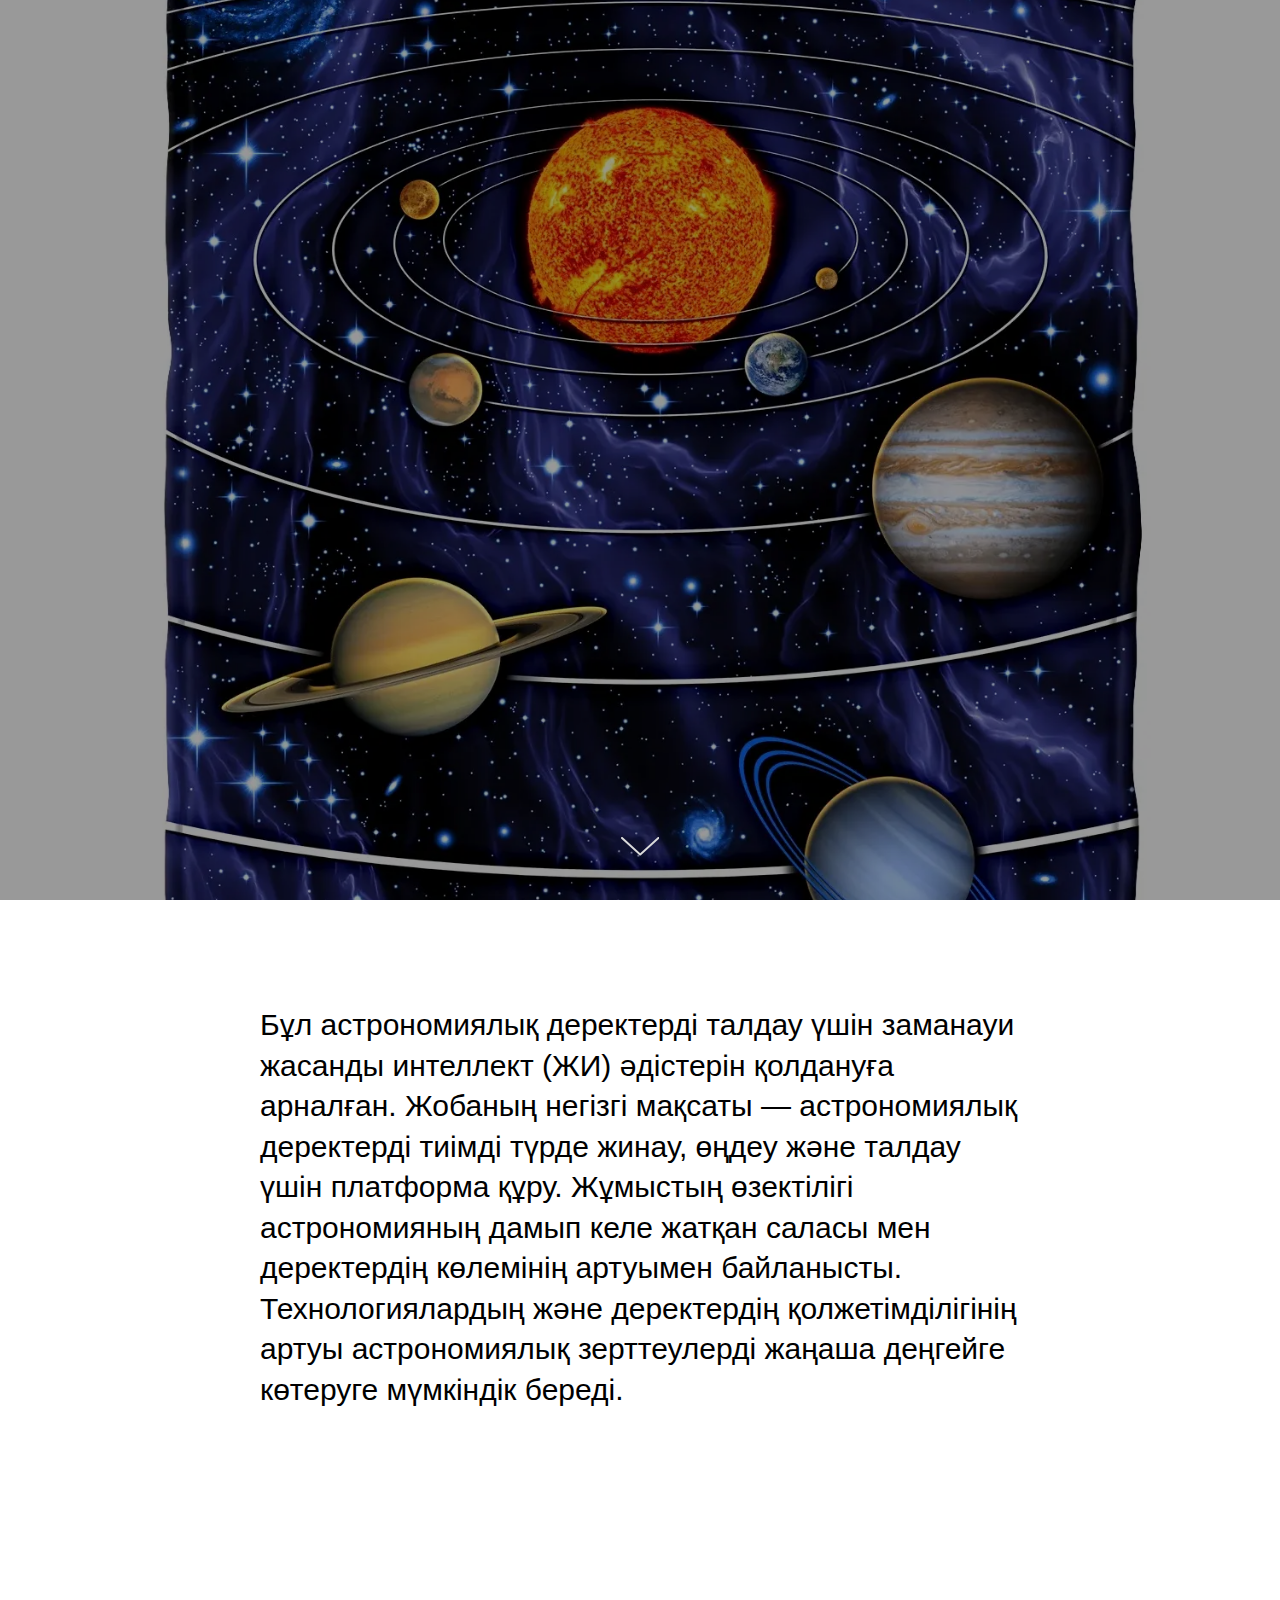
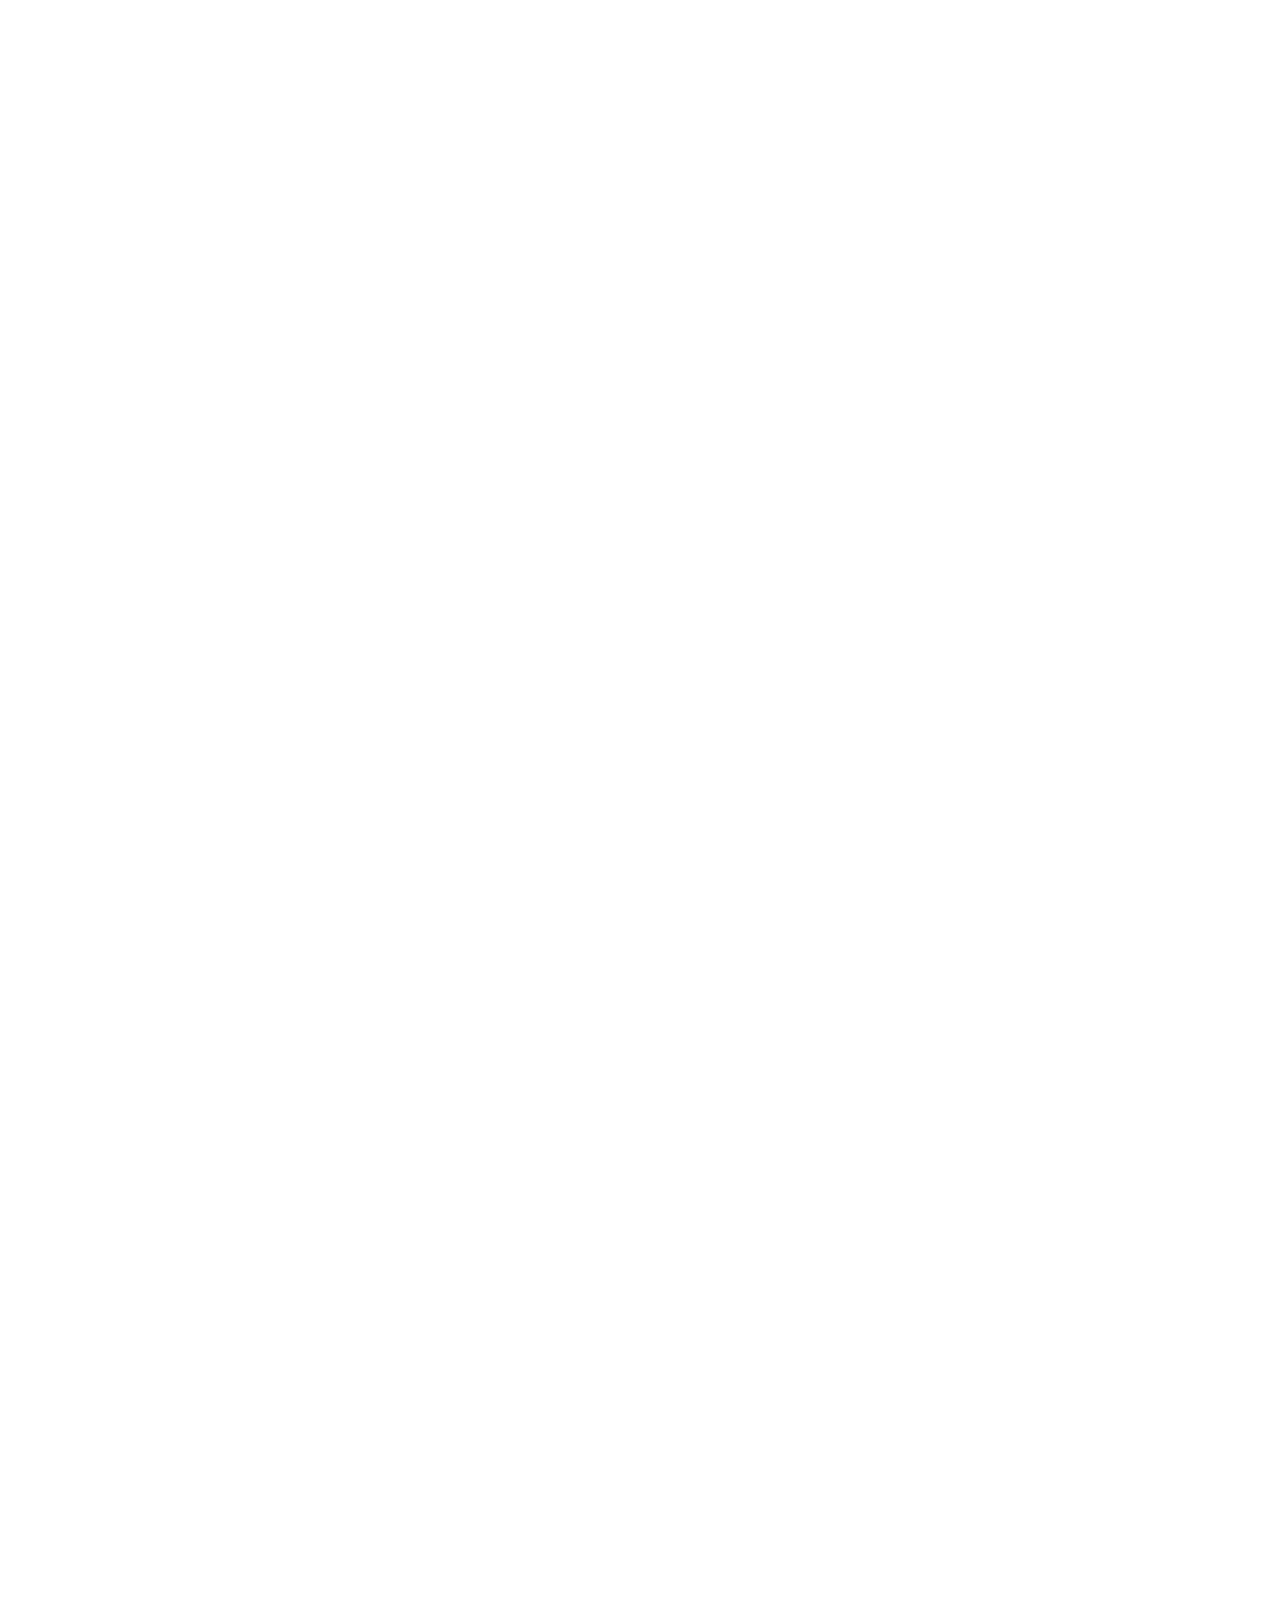
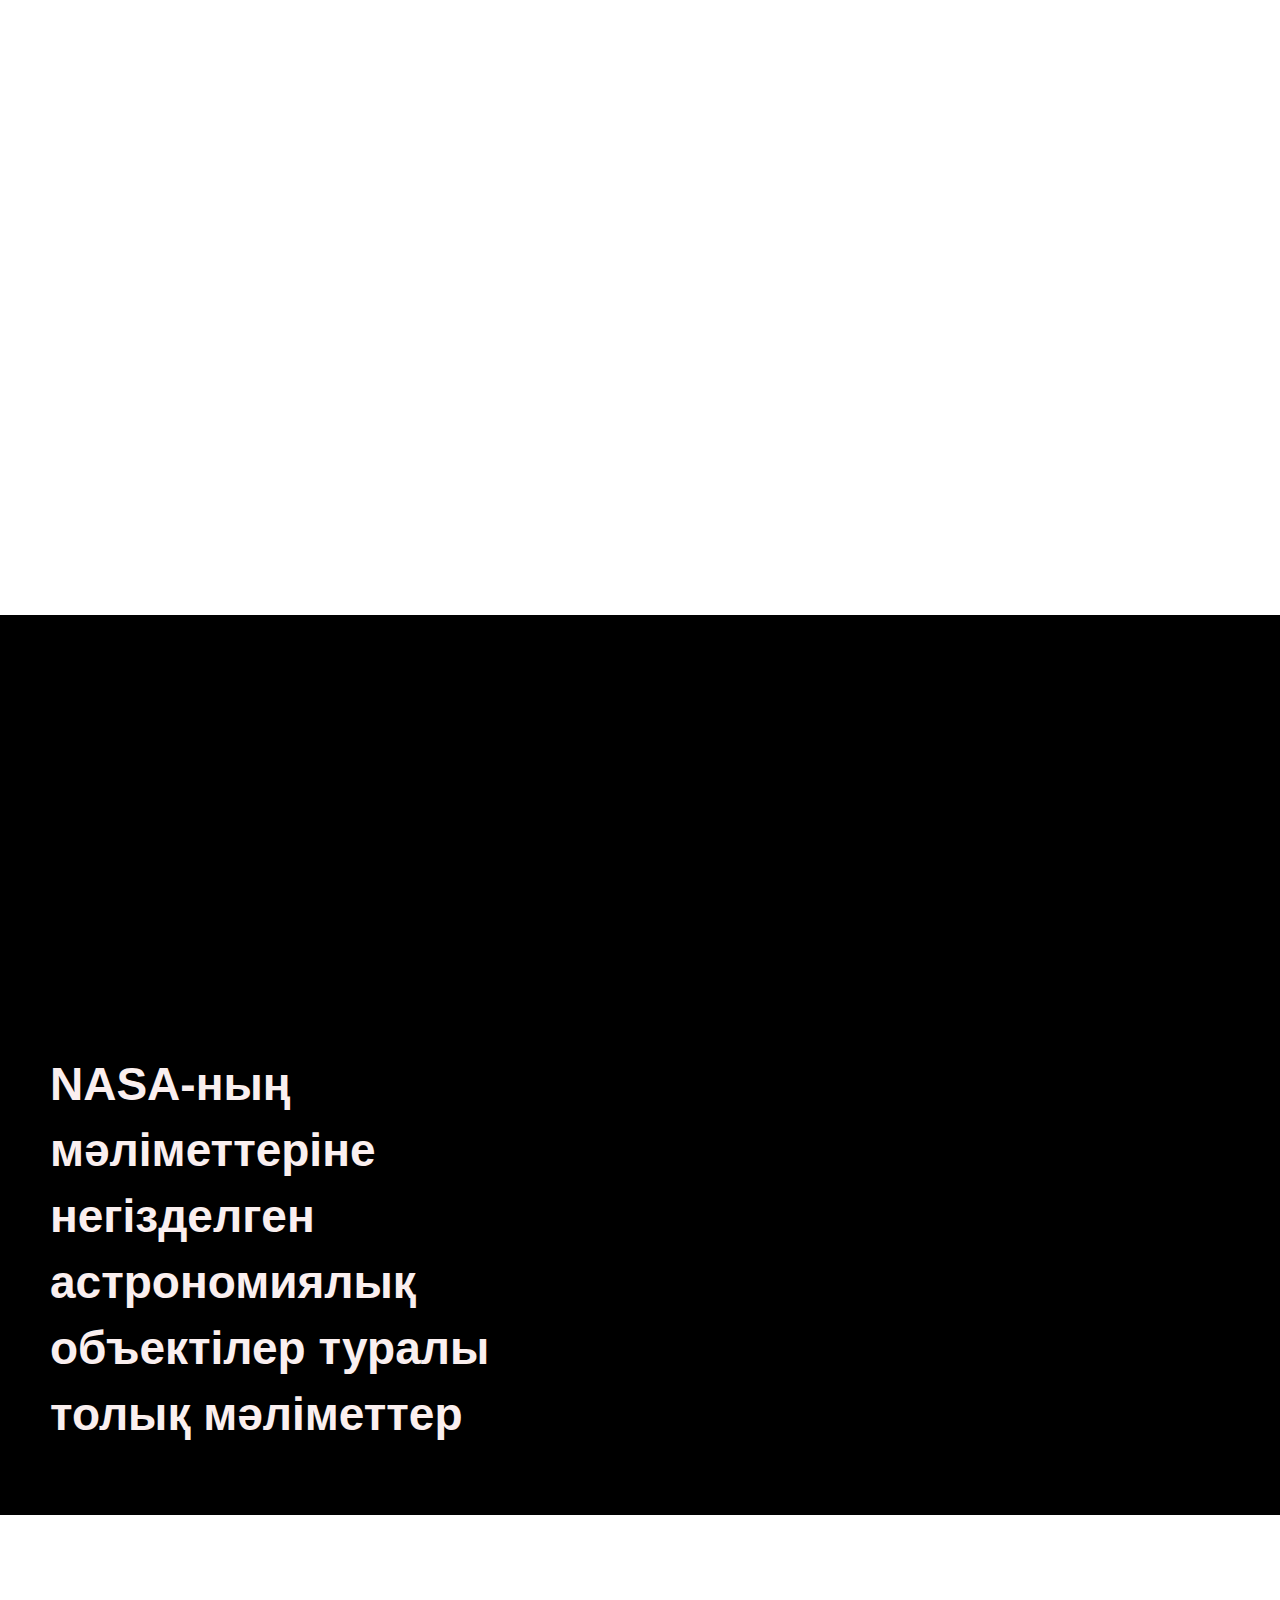
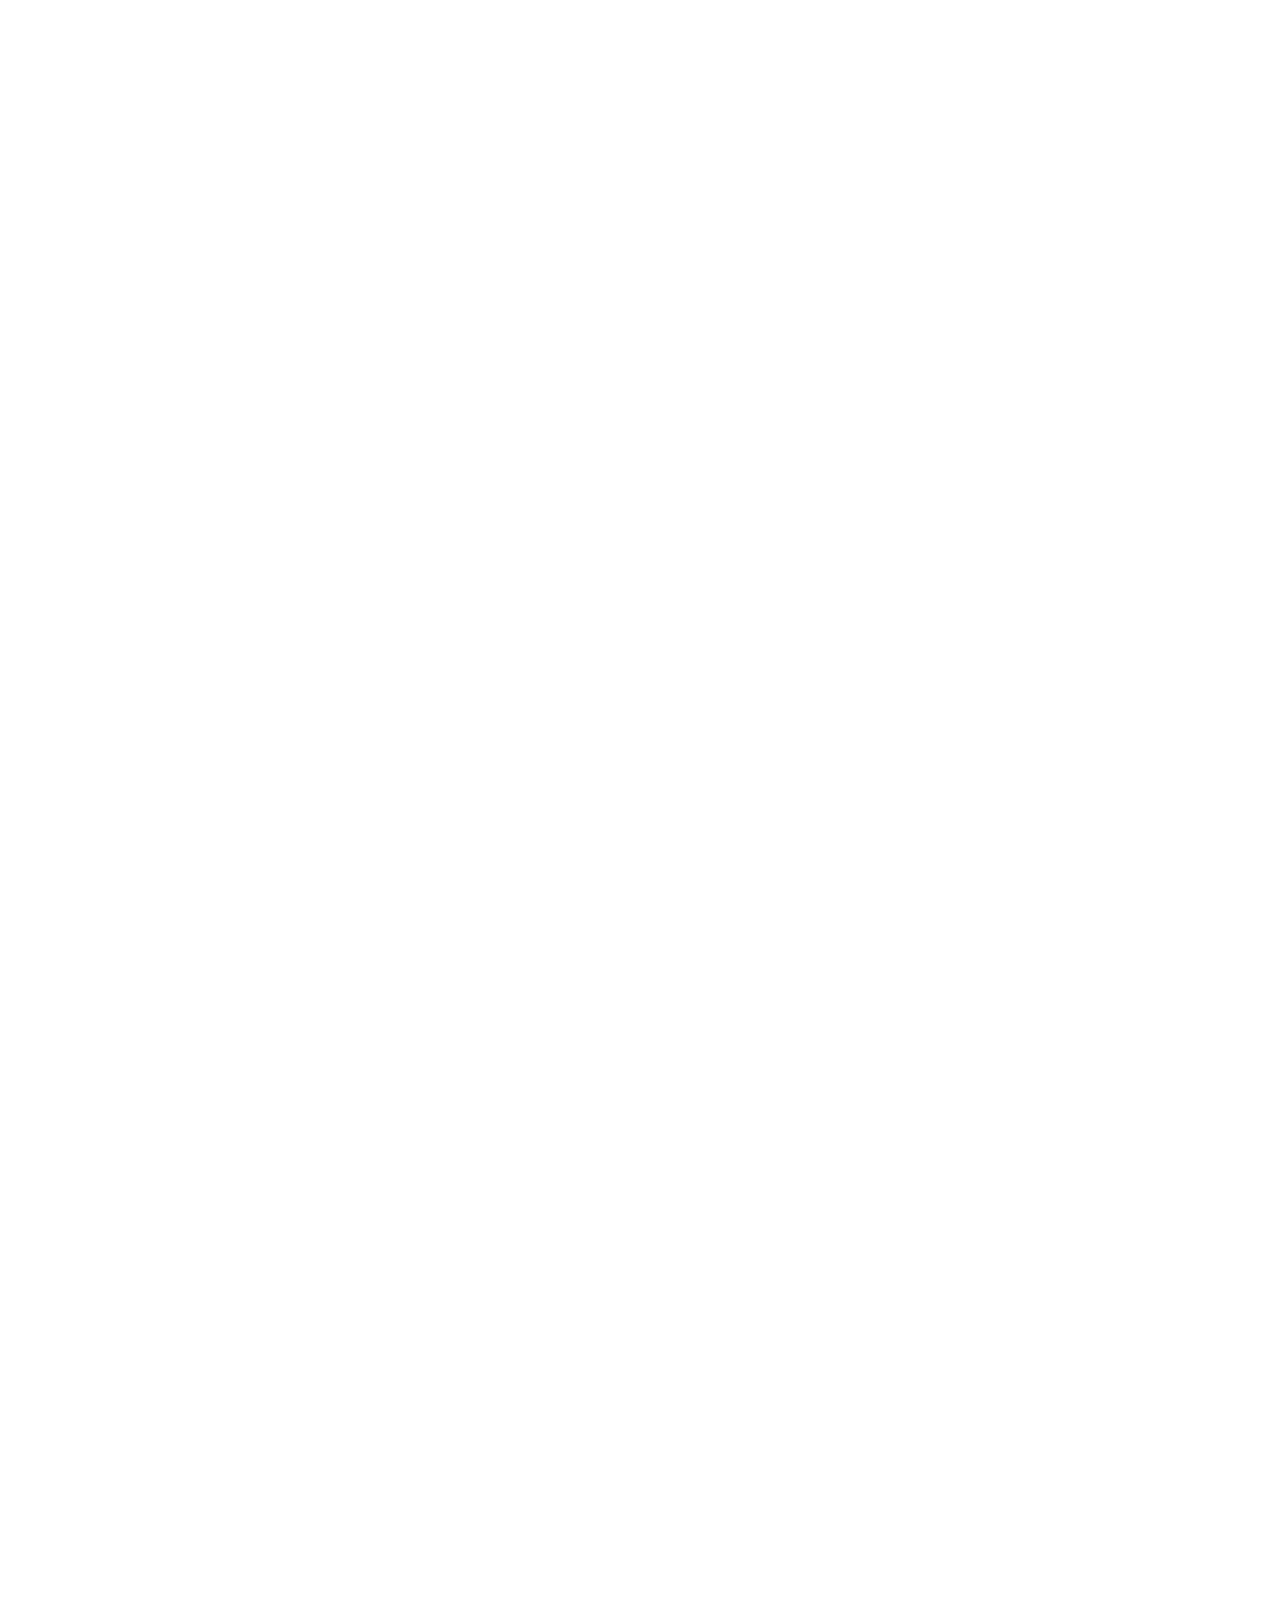
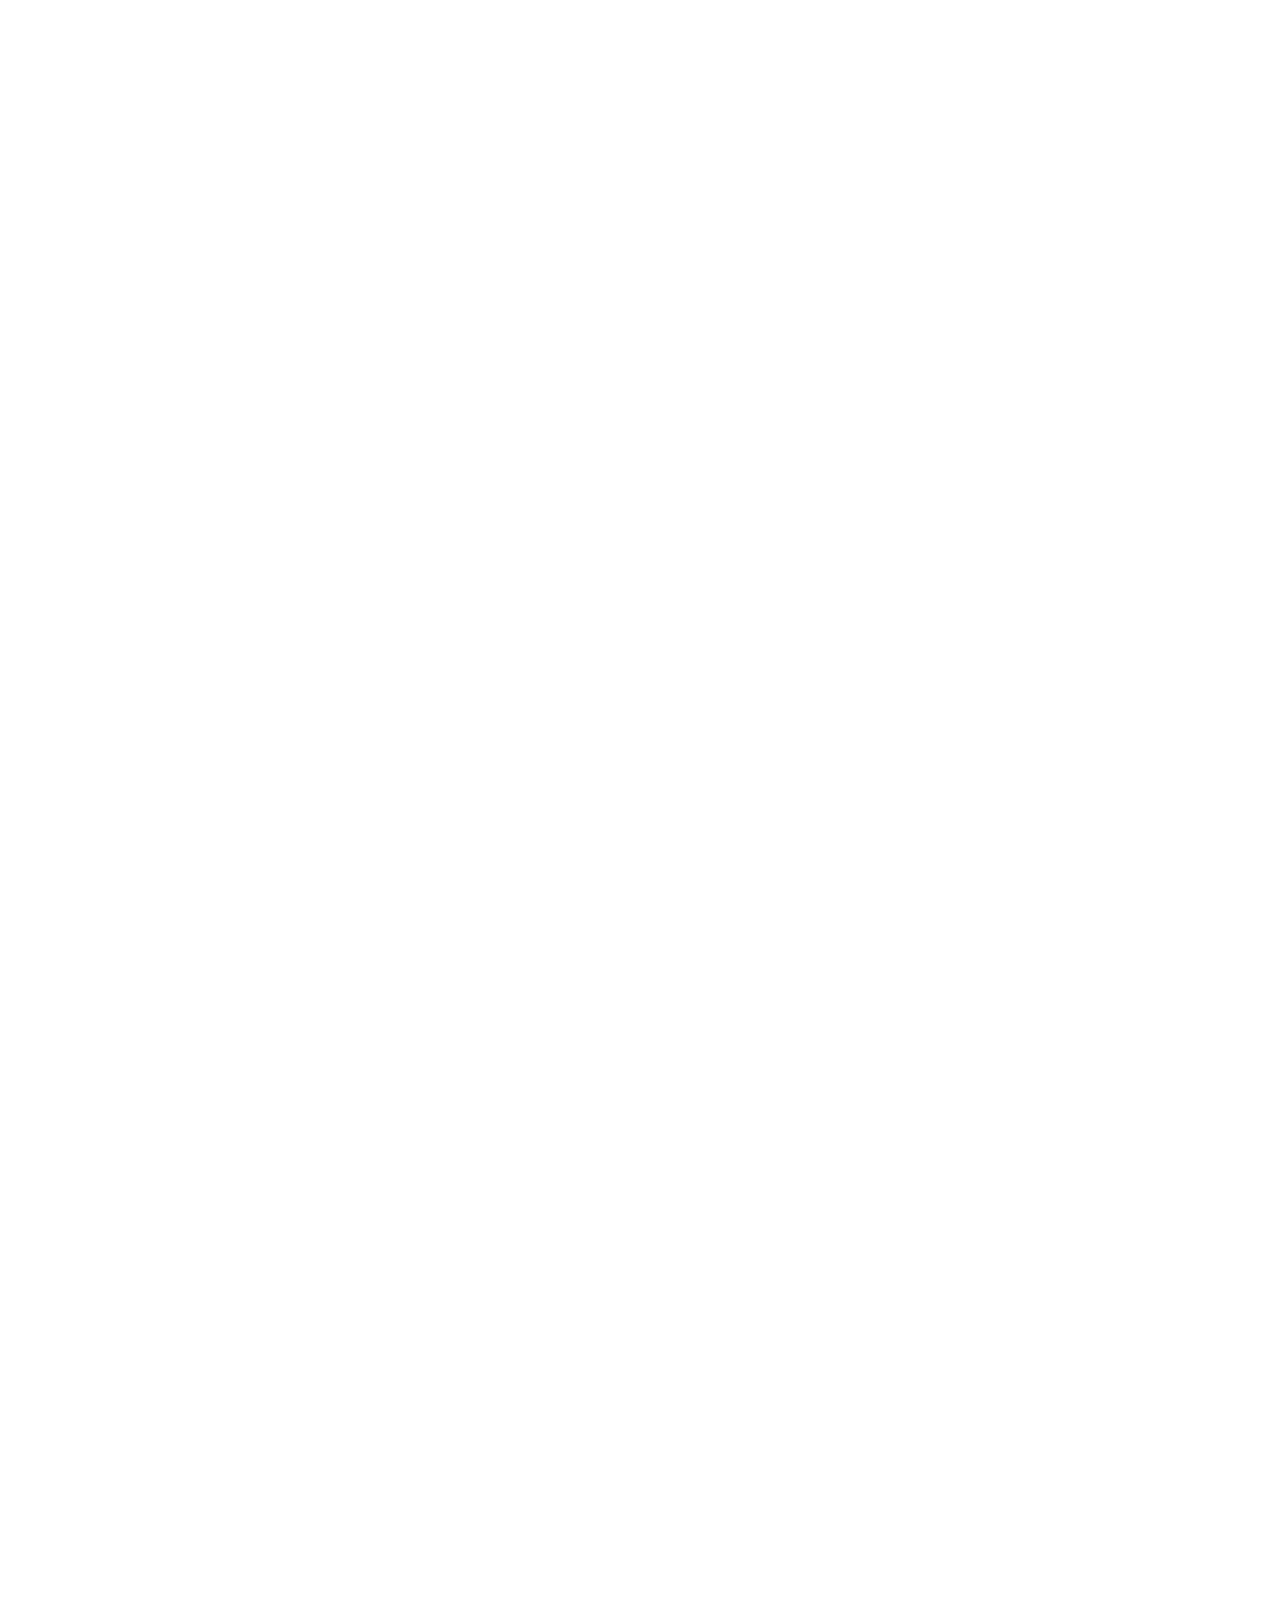
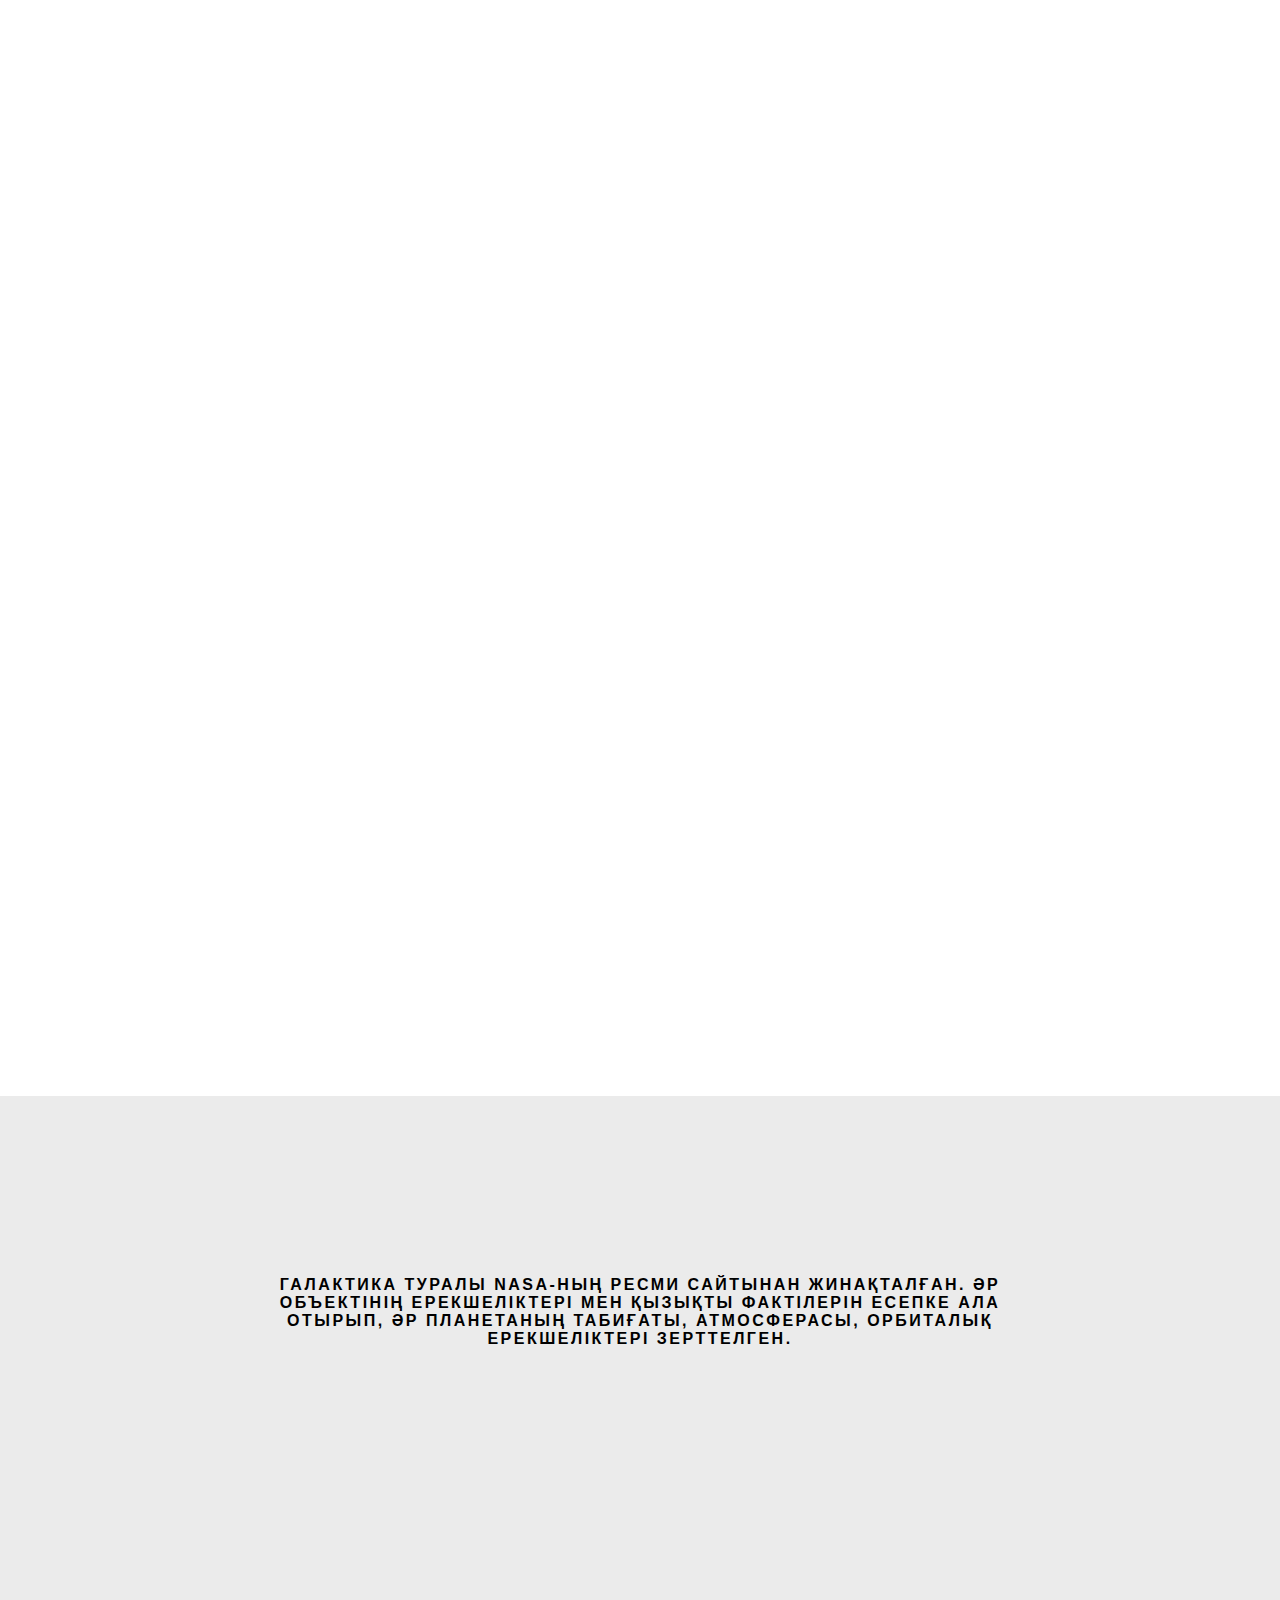
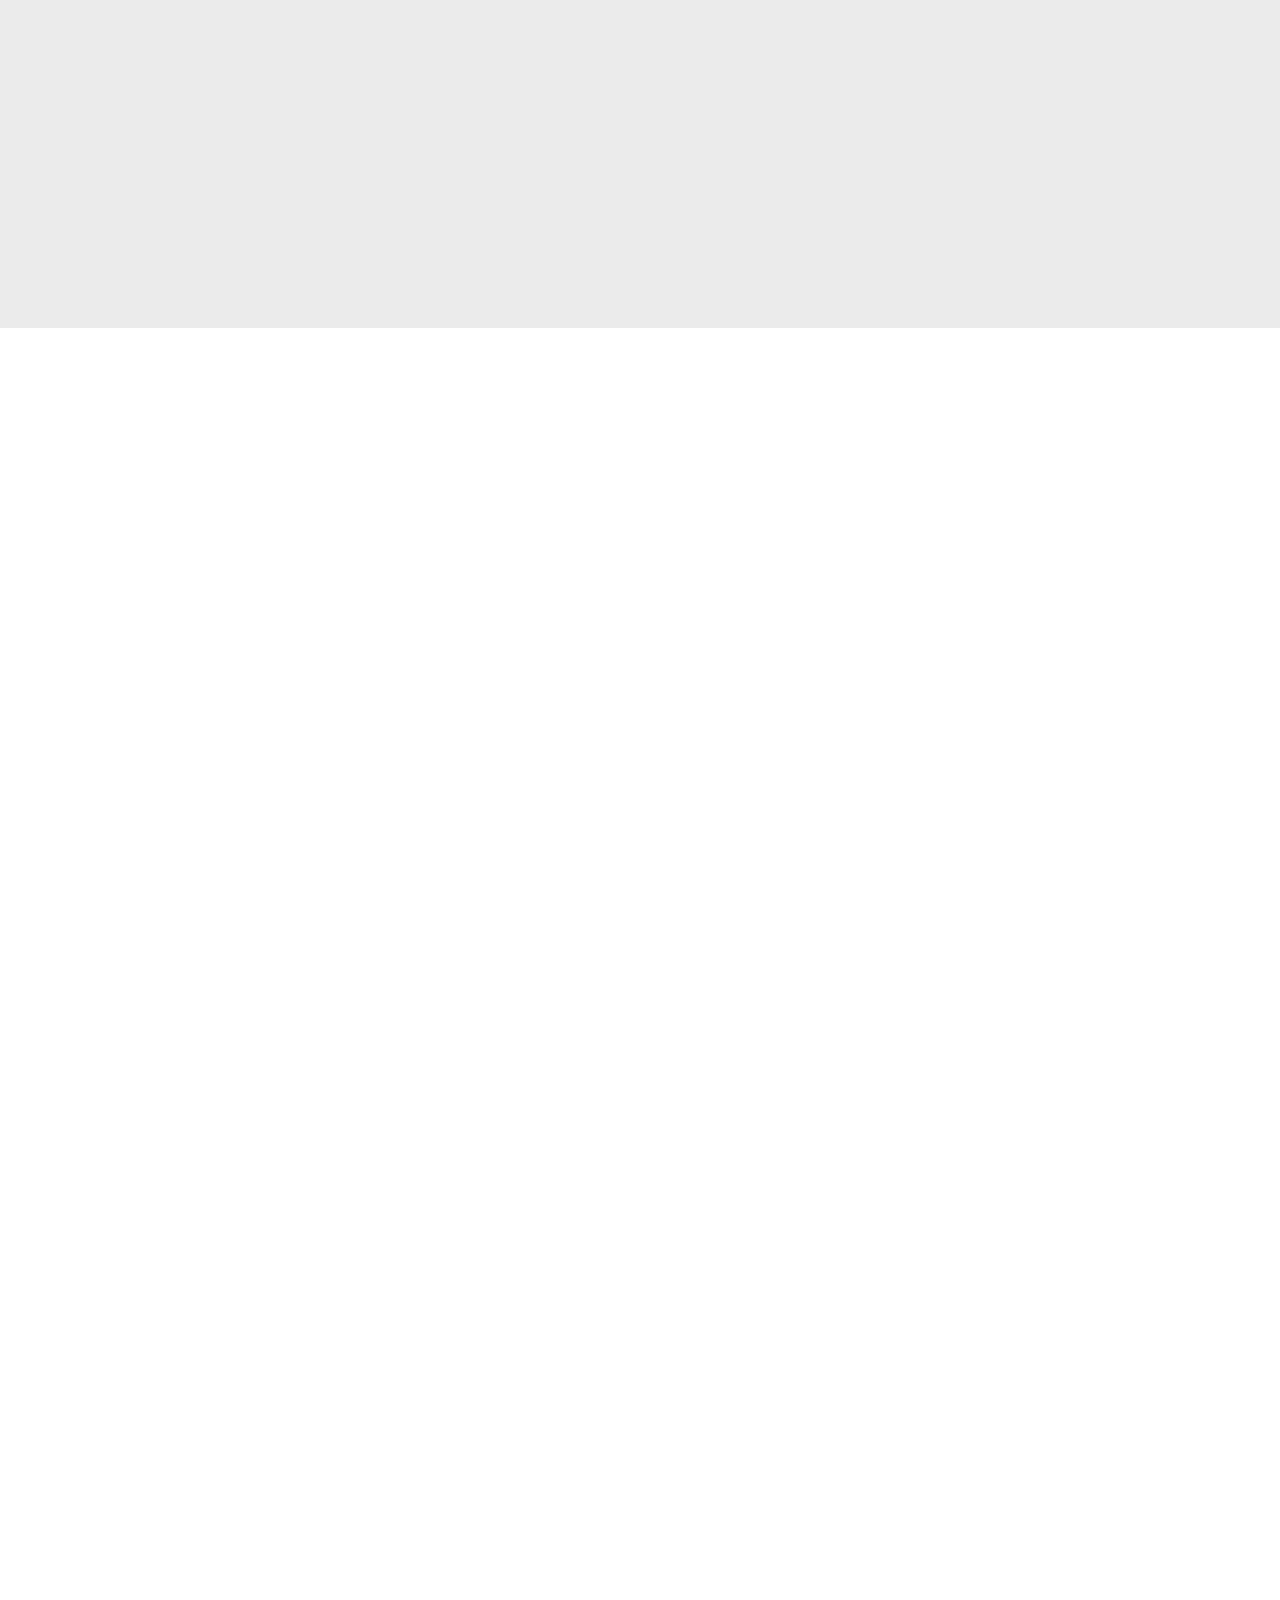
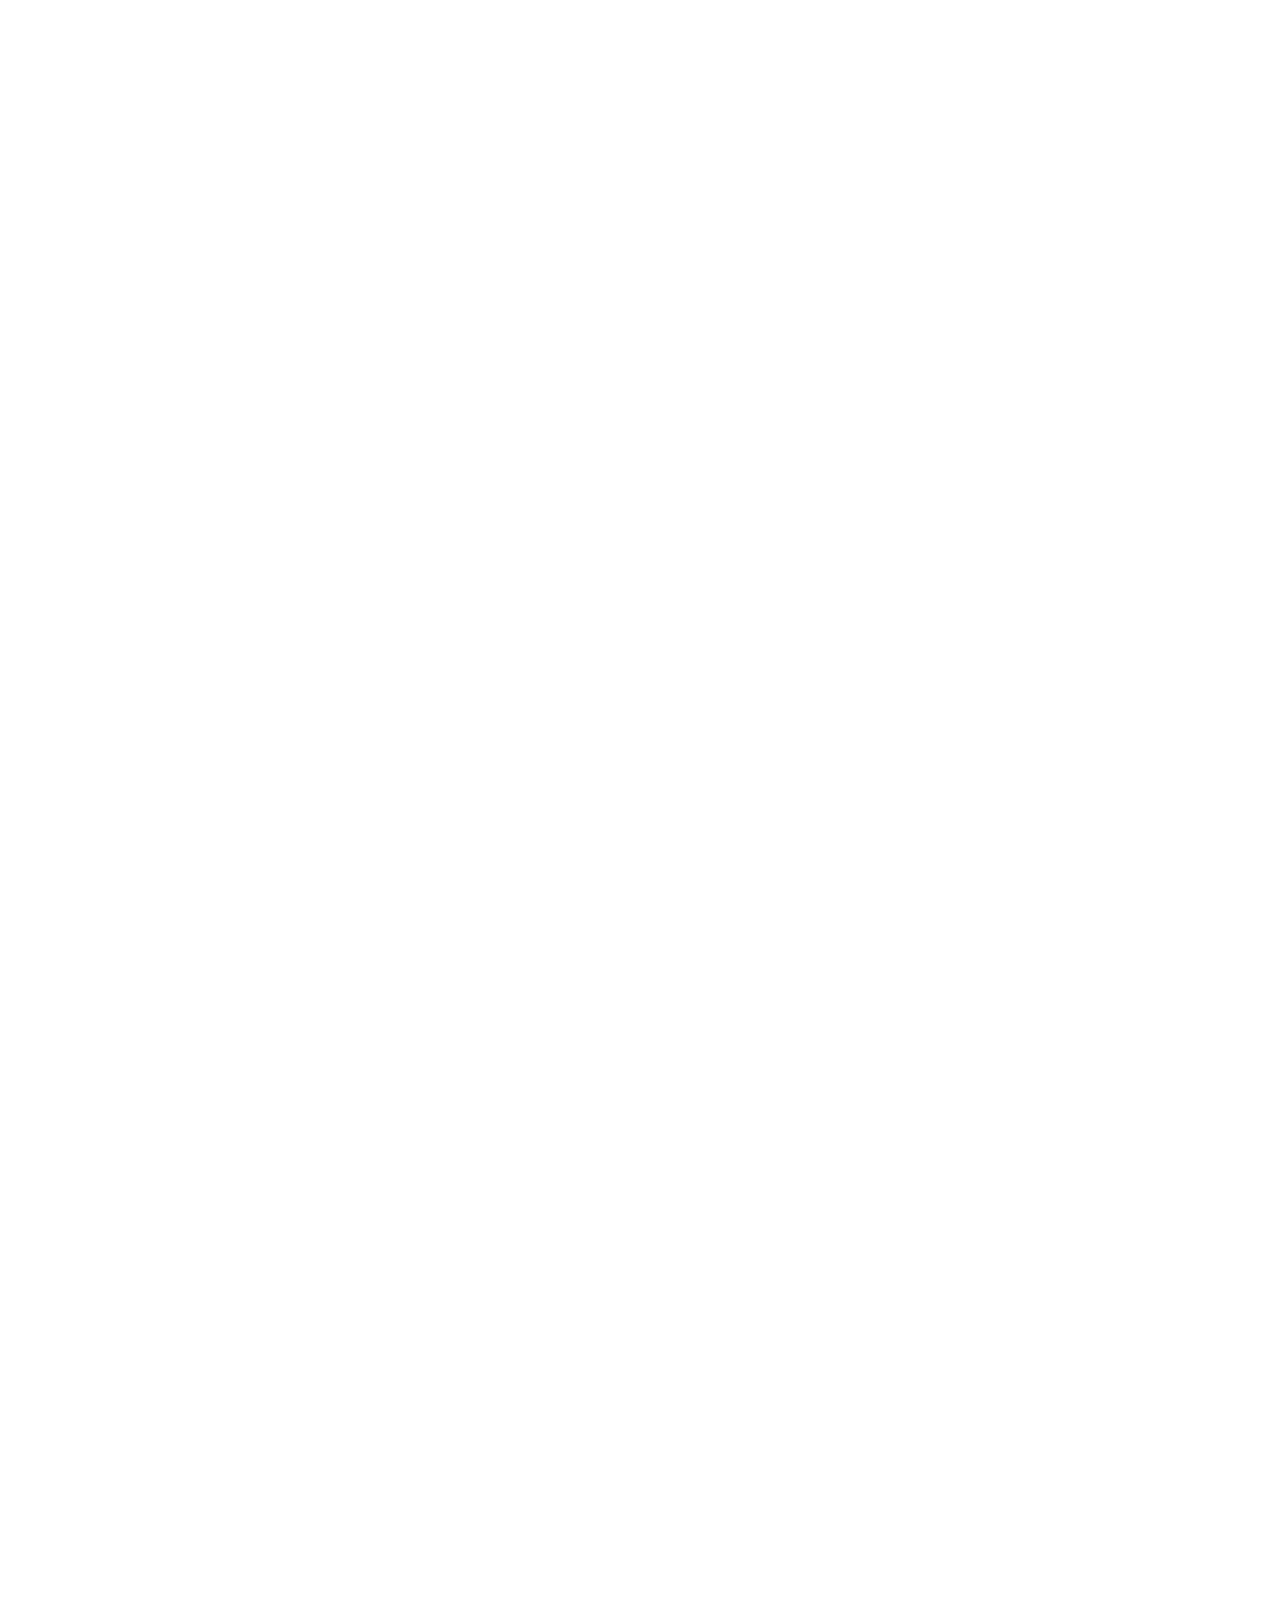
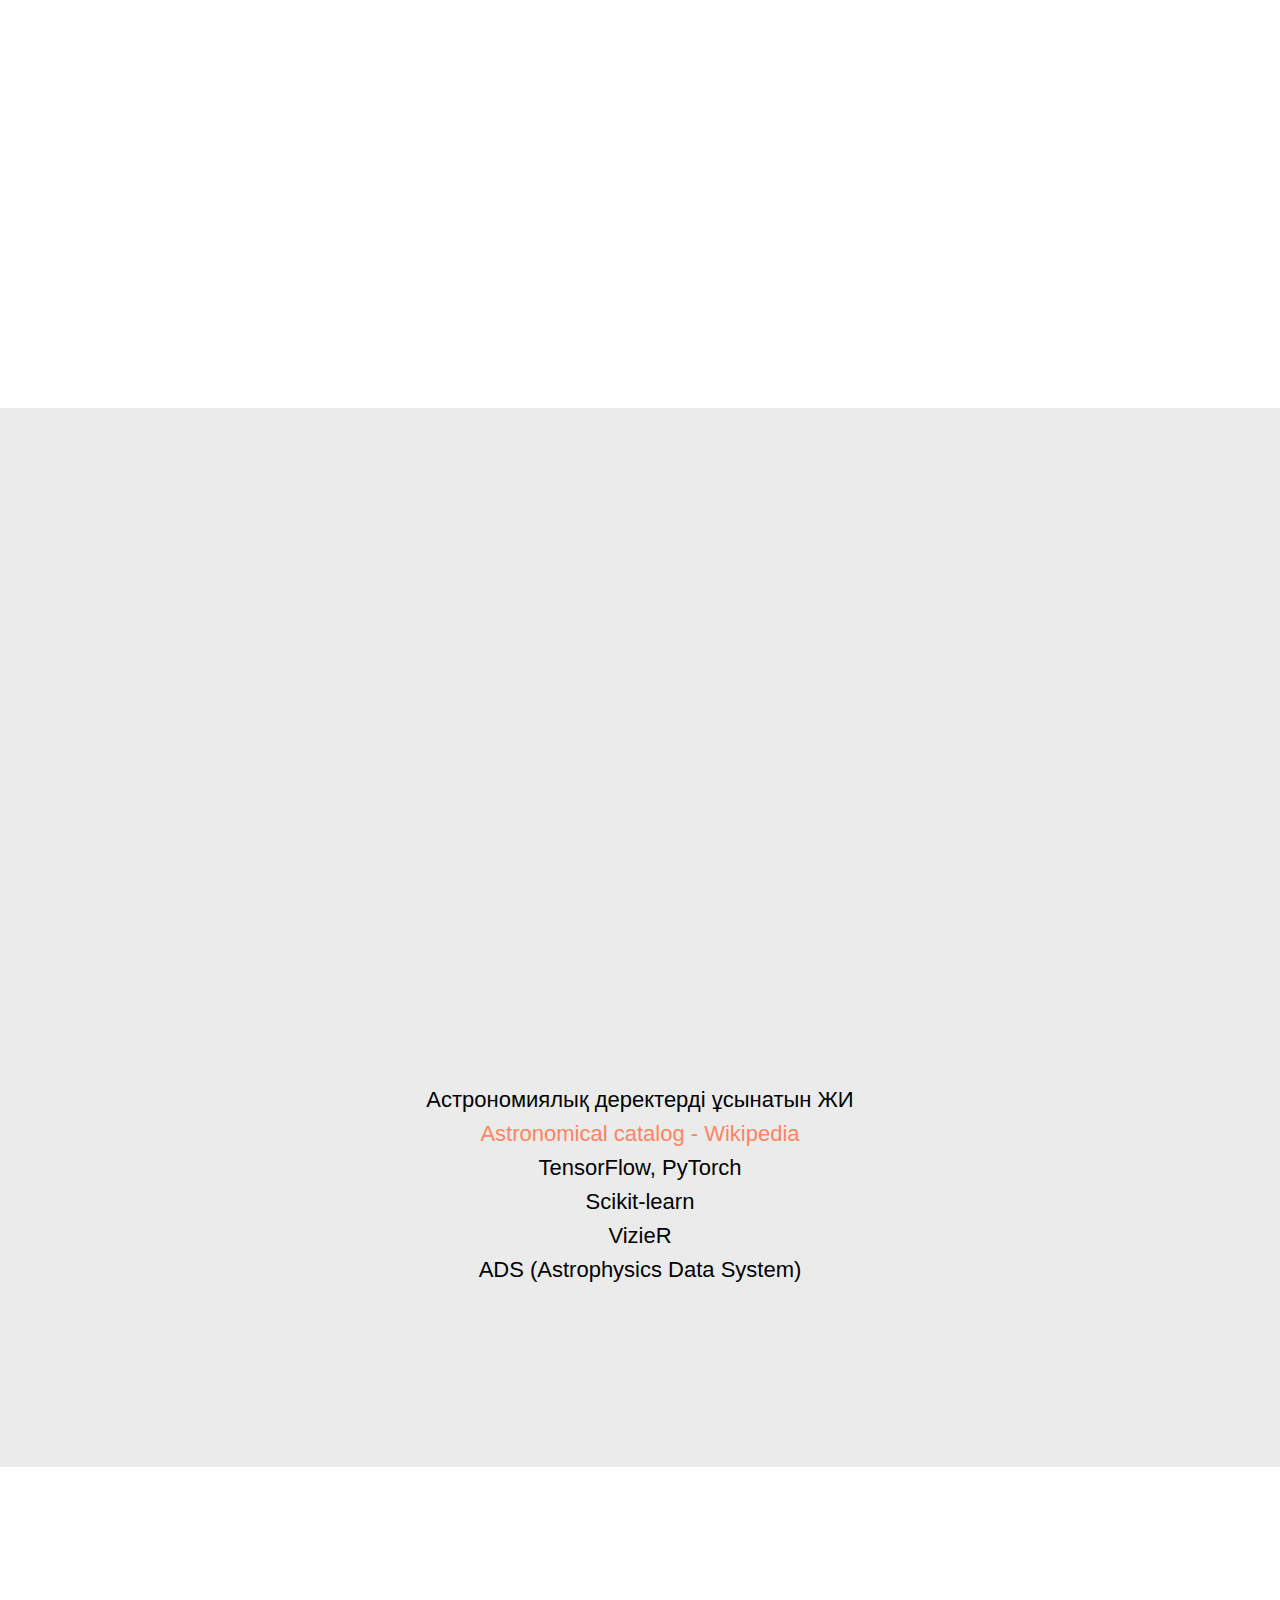
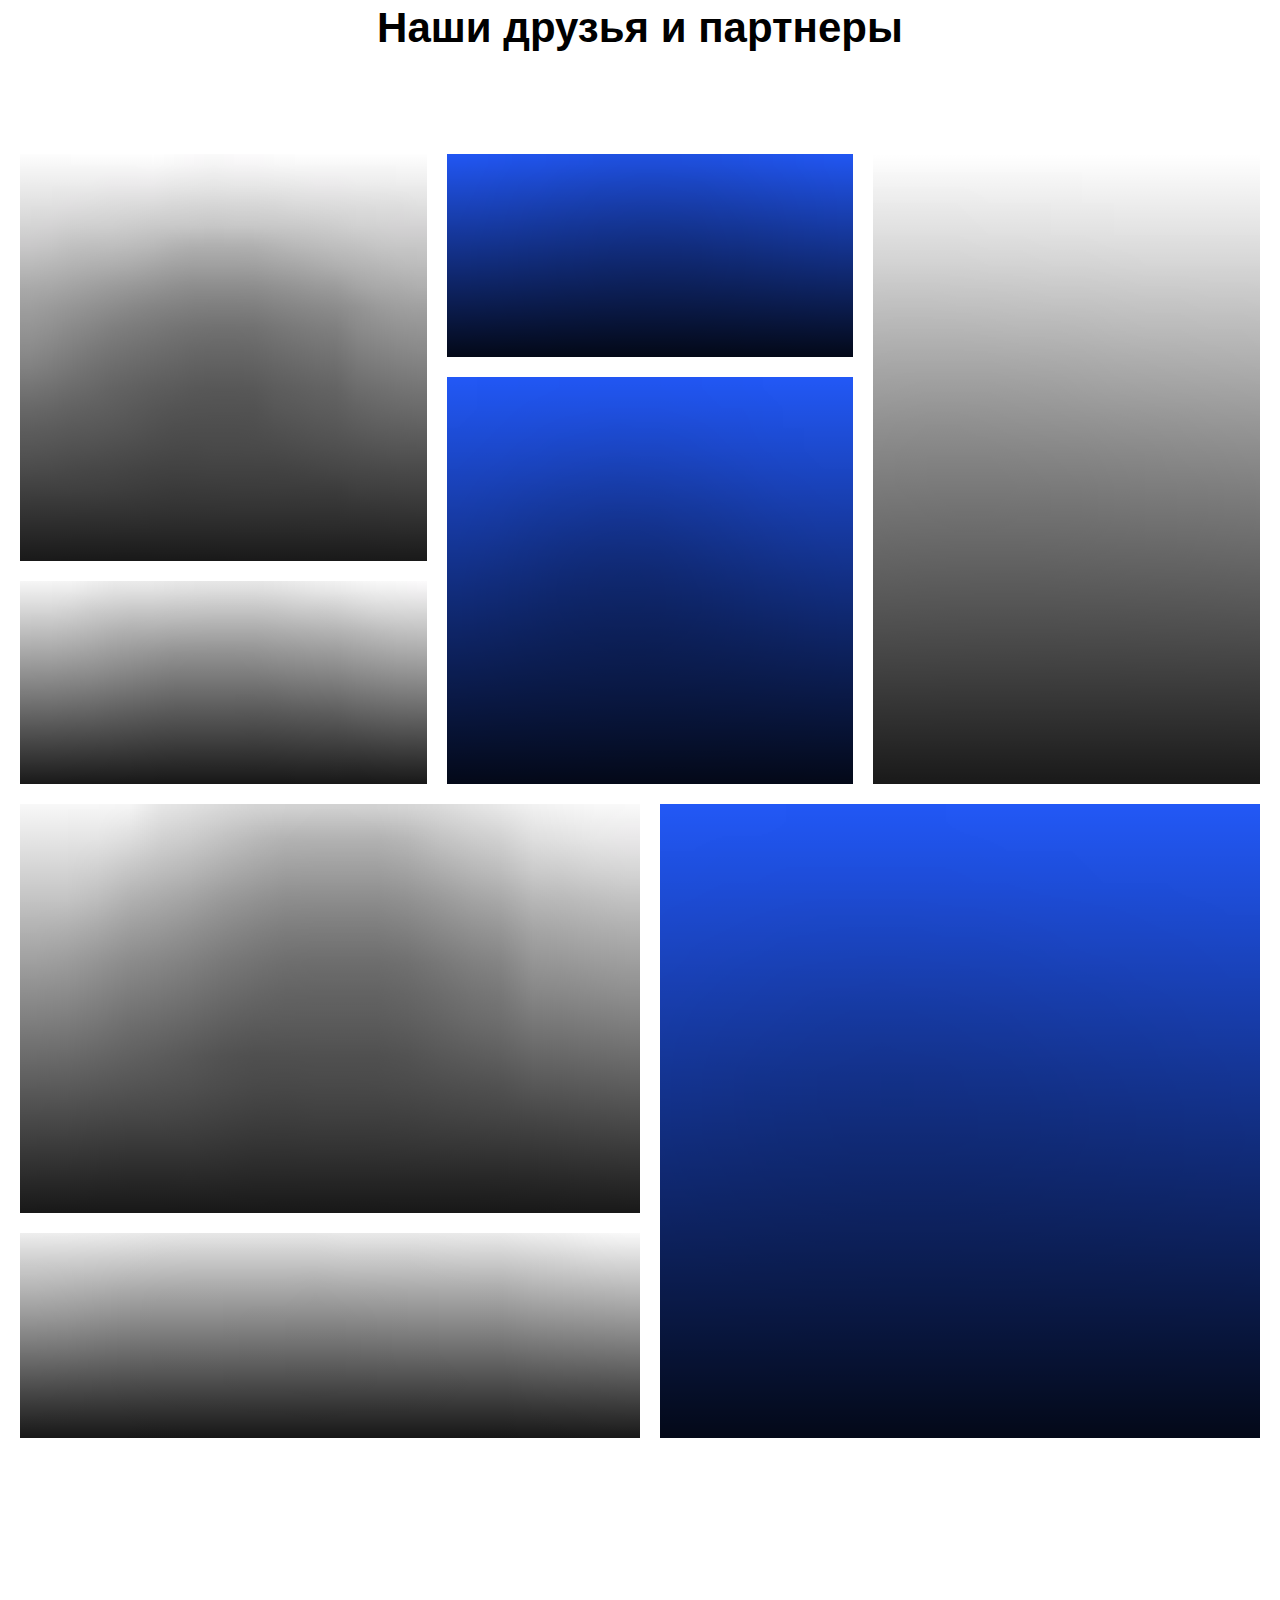
<file: index.html>
<!DOCTYPE html> <html> <head> <meta charset="utf-8" /> <meta http-equiv="Content-Type" content="text/html; charset=utf-8" /> <meta name="viewport" content="width=device-width, initial-scale=1.0" /> <!--metatextblock--> <title>АЭРО ҒЫЛЫМИ ЖОБА</title> <meta name="description" content="Шаблон универсальной бизнес страницы" /> <meta property="og:url" content="http://astro-derekter.tilda.ws" /> <meta property="og:title" content="АЭРО ҒЫЛЫМИ ЖОБА" /> <meta property="og:description" content="Шаблон универсальной бизнес страницы" /> <meta property="og:type" content="website" /> <meta property="og:image" content="images/tild3638-3732-4266-b662-653136376439__-__resize__504x__c05f7dc2-f37e-40b0-a.webp" /> <link rel="canonical" href="http://astro-derekter.tilda.ws"> <!--/metatextblock--> <meta name="format-detection" content="telephone=no" /> <meta http-equiv="x-dns-prefetch-control" content="on"> <link rel="dns-prefetch" href="https://ws.tildacdn.com">  <link rel="shortcut icon" href="images/tildafavicon.ico" type="image/x-icon" /> <!-- Assets --> <script src="https://neo.tildacdn.com/js/tilda-fallback-1.0.min.js" async charset="utf-8"></script> <link rel="stylesheet" href="css/tilda-grid-3.0.min.css" type="text/css" media="all" onerror="this.loaderr='y';"/> <link rel="stylesheet" href="css/tilda-blocks-page119602083.min.css?t=1771397527" type="text/css" media="all" onerror="this.loaderr='y';" /> <link rel="stylesheet" href="css/tilda-animation-2.0.min.css" type="text/css" media="all" onerror="this.loaderr='y';" /> <link rel="stylesheet" href="css/tilda-cover-1.0.min.css" type="text/css" media="all" onerror="this.loaderr='y';" /> <link rel="stylesheet" href="css/tilda-slds-1.4.min.css" type="text/css" media="print" onload="this.media='all';" onerror="this.loaderr='y';" /> <noscript><link rel="stylesheet" href="css/tilda-slds-1.4.min.css" type="text/css" media="all" /></noscript> <link rel="stylesheet" href="css/tilda-cards-1.0.min.css" type="text/css" media="all" onerror="this.loaderr='y';" /> <link rel="stylesheet" href="css/fonts-tildasans.css" type="text/css" media="all" onerror="this.loaderr='y';" /> <script nomodule src="js/tilda-polyfill-1.0.min.js" charset="utf-8"></script> <script type="text/javascript">function t_onReady(func) {if(document.readyState!='loading') {func();} else {document.addEventListener('DOMContentLoaded',func);}}
function t_onFuncLoad(funcName,okFunc,time) {if(typeof window[funcName]==='function') {okFunc();} else {setTimeout(function() {t_onFuncLoad(funcName,okFunc,time);},(time||100));}}window.tildaApiServiceRootDomain="tildaapi.pro";function t_throttle(fn,threshhold,scope) {return function() {fn.apply(scope||this,arguments);};}</script> <script src="js/tilda-scripts-3.0.min.js" charset="utf-8" defer onerror="this.loaderr='y';"></script> <script src="js/tilda-blocks-page119602083.min.js?t=1771397527" charset="utf-8" async onerror="this.loaderr='y';"></script> <script src="js/lazyload-1.3.min.export.js" charset="utf-8" async onerror="this.loaderr='y';"></script> <script src="js/tilda-animation-2.0.min.js" charset="utf-8" async onerror="this.loaderr='y';"></script> <script src="js/tilda-cover-1.0.min.js" charset="utf-8" async onerror="this.loaderr='y';"></script> <script src="js/tilda-slds-1.4.min.js" charset="utf-8" async onerror="this.loaderr='y';"></script> <script src="js/hammer.min.js" charset="utf-8" async onerror="this.loaderr='y';"></script> <script src="js/tilda-cards-1.0.min.js" charset="utf-8" async onerror="this.loaderr='y';"></script> <script src="js/tilda-map-1.0.min.js" charset="utf-8" async onerror="this.loaderr='y';"></script> <script src="js/tilda-events-1.0.min.js" charset="utf-8" async onerror="this.loaderr='y';"></script> <script type="text/javascript">window.dataLayer=window.dataLayer||[];</script> <script type="text/javascript">(function() {if((/bot|google|yandex|baidu|bing|msn|duckduckbot|teoma|slurp|crawler|spider|robot|crawling|facebook/i.test(navigator.userAgent))===false&&typeof(sessionStorage)!='undefined'&&sessionStorage.getItem('visited')!=='y'&&document.visibilityState){var style=document.createElement('style');style.type='text/css';style.innerHTML='@media screen and (min-width: 980px) {.t-records {opacity: 0;}.t-records_animated {-webkit-transition: opacity ease-in-out .2s;-moz-transition: opacity ease-in-out .2s;-o-transition: opacity ease-in-out .2s;transition: opacity ease-in-out .2s;}.t-records.t-records_visible {opacity: 1;}}';document.getElementsByTagName('head')[0].appendChild(style);function t_setvisRecs(){var alr=document.querySelectorAll('.t-records');Array.prototype.forEach.call(alr,function(el) {el.classList.add("t-records_animated");});setTimeout(function() {Array.prototype.forEach.call(alr,function(el) {el.classList.add("t-records_visible");});sessionStorage.setItem("visited","y");},400);}
document.addEventListener('DOMContentLoaded',t_setvisRecs);}})();</script></head> <body class="t-body" style="margin:0;"> <!--allrecords--> <div id="allrecords" data-tilda-export="yes" class="t-records" data-hook="blocks-collection-content-node" data-tilda-project-id="22078403" data-tilda-page-id="119602083" data-tilda-formskey="0a797c87caf0ff8a23218ab822078403" data-tilda-cookie="no" data-tilda-lazy="yes" data-tilda-root-zone="pro" data-tilda-project-country="KZ"> <div id="rec1925579943" class="r t-rec" style="background-color:#000000; " data-animationappear="off" data-record-type="205" data-bg-color="#000000"> <!-- cover --> <div class="t-cover" id="recorddiv1925579943"bgimgfield="img"style="height:100vh;background-image:url('images/tild3638-3732-4266-b662-653136376439__-__resize__20x__c05f7dc2-f37e-40b0-a.webp');"> <div class="t-cover__carrier" id="coverCarry1925579943"data-content-cover-id="1925579943"data-content-cover-bg="images/tild3638-3732-4266-b662-653136376439__c05f7dc2-f37e-40b0-a.webp"data-display-changed="true"data-content-cover-height="100vh"data-content-cover-parallax="dynamic"data-content-use-image-for-mobile-cover=""style="height:100vh;background-attachment:scroll; "itemscope itemtype="http://schema.org/ImageObject"><meta itemprop="image" content="images/tild3638-3732-4266-b662-653136376439__c05f7dc2-f37e-40b0-a.webp"></div> <div class="t-cover__filter" style="height:100vh;background-color: #000000;opacity: 0.4;"></div> <div class="t-container"> <div class="t-width t-width_10" style="margin:0 auto;"> <div class="t-cover__wrapper t-valign_middle" style="height:100vh; position: relative;z-index:1;"> <div class="t182"> <div data-hook-content="covercontent"> <div class="t182__wrapper"> <div class="t182__content-wrapper"> <div class="t182__title t-title t-title_xl t-animate" data-animate-style="fadeinup" data-animate-group="yes" field="title"><div style="font-size: 102px;" data-customstyle="yes"><strong>Астрономиялық деректер</strong></div></div> </div> </div> </div> </div> </div> </div> </div> <!-- arrow --> <div class="t-cover__arrow"><div class="t-cover__arrow-wrapper t-cover__arrow-wrapper_animated"><div class="t-cover__arrow_mobile"><svg role="presentation" class="t-cover__arrow-svg" style="fill:#dbdbdb;" x="0px" y="0px" width="38.417px" height="18.592px" viewBox="0 0 38.417 18.592" style="enable-background:new 0 0 38.417 18.592;"><g><path d="M19.208,18.592c-0.241,0-0.483-0.087-0.673-0.261L0.327,1.74c-0.408-0.372-0.438-1.004-0.066-1.413c0.372-0.409,1.004-0.439,1.413-0.066L19.208,16.24L36.743,0.261c0.411-0.372,1.042-0.342,1.413,0.066c0.372,0.408,0.343,1.041-0.065,1.413L19.881,18.332C19.691,18.505,19.449,18.592,19.208,18.592z"/></g></svg></div></div></div> <!-- arrow --> </div> <style> @media screen and (min-width:900px){#rec1925579943 .t182__title{font-size:58px;}}@media screen and (min-width:480px) and (max-width:900px){#rec1925579943 .t182__title{font-size:30px;}}@media screen and (max-width:480px),(orientation:landscape) and (max-height:480px){#rec1925579943 .t182__title{font-size:30px;}}</style> </div> <div id="rec1925579983" class="r t-rec t-rec_pt_105 t-rec_pb_0" style="padding-top:105px;padding-bottom:0px; " data-record-type="482"> <!-- t482 --> <div class="t482"> <div class="t-container t-align_left"> <div class="t-col t-col_8 t-prefix_2"> <div class="t482__title t-title t-title_xxs " field="title">Бұл астрономиялық деректерді талдау үшін заманауи жасанды интеллект (ЖИ) әдістерін қолдануға арналған. Жобаның негізгі мақсаты — астрономиялық деректерді тиімді түрде жинау, өңдеу және талдау үшін платформа құру. Жұмыстың өзектілігі астрономияның дамып келе жатқан саласы мен деректердің көлемінің артуымен байланысты. Технологиялардың және деректердің қолжетімділігінің артуы астрономиялық зерттеулерді жаңаша деңгейге көтеруге мүмкіндік береді.</div> </div> </div> </div> <style> #rec1925579983 .t482__title{font-weight:300;}@media screen and (min-width:480px){#rec1925579983 .t482__title{font-size:30px;line-height:1.35;}}@media screen and (max-width:480px),(orientation:landscape) and (max-height:480px){#rec1925579983 .t482__title{font-size:20px;}}</style> </div> <div id="rec1925605703" class="r t-rec t-rec_pt_0 t-rec_pb_90" style="padding-top:0px;padding-bottom:90px; " data-record-type="1033"> <!-- t1033 --> <div class="t1033"> <ul role="list" class="t1033__container t-list__container_inrow4 t-container"> <li class="t1033__col t-item t-list__item t-col t-col_3 "> <div class="t1033__title t-title" field="li_title__8764766525990">Астрономиялық <br />обьектілер</div> <div class="t-divider t1033__line" style=""></div> <div class="t1033__text t-descr" field="li_descr__8764766525990"><ul><li data-list="bullet">Жұлдыздар (атауы, орналасуы, жарықтығы, температурасы, спектрлік класстары)</li></ul></div> </li> <li class="t1033__col t-item t-list__item t-col t-col_3 "> <div class="t-divider t1033__line" style=""></div> <div class="t1033__text t-descr" field="li_descr__8764766525991"><ul><li data-list="bullet">Галактикалар (суреттері, класы, массасы, орналасуы)</li></ul></div> </li> <li class="t1033__col t-item t-list__item t-col t-col_3 "> <div class="t-divider t1033__line" style=""></div> <div class="t1033__text t-descr" field="li_descr__8764766525992"><ul><li data-list="bullet">Таураттасамақтар (кометалар, астероидтар)</li></ul></div> </li> <li class="t1033__col t-item t-list__item t-col t-col_3 "> <div class="t-divider t1033__line" style=""></div> <div class="t1033__text t-descr" field="li_descr__8764766525993"><ul><li data-list="bullet">Планеталар (жер, атмосфера, серіктері, орбиталары, т.б.)</li></ul></div> </li> </ul> </div> </div> <div id="rec1925613003" class="r t-rec t-rec_pt_105 t-rec_pb_45" style="padding-top:105px;padding-bottom:45px; " data-record-type="30"> <!-- T015 --> <div class="t015"> <div class="t-container t-align_center"> <div class="t-col t-col_10 t-prefix_1"> <div class="t015__title t-title t-title_lg" field="title">Міне, бірнеше танымал жұлдыздар туралы толық мәліметтер, соның ішінде атауы, орналасуы, жарықтығы, температурасы және спектрлік класы.</div> <div class="t015__descr t-descr t-descr_xl" field="descr">1. Сириус (Sirius)<br />- Атауы: Сириус<br />- Орналасуы: Мәлсі (Canis Major) шоқжұлдызында<br />- Жарықтығы: ~25 есе күштірек, Күннен<br />- Температура: ~1,500 К<br />- Спектрлік класы: A1V<br />- Қызықты факт: Сириус - аспандағы ең жарқын жұлдыз, оны ежелгі өр cultures үшін маңызды символ ретінде қарастырған.<br /><br /><br /><br /><br />2.Альфа Центавра (Alpha Centauri)<br />- Атауы: Альфа Центавра<br />- Орналасуы: Центавр (Centaurus) шоқжұлдызында<br />- Жарықтығы: ~1.5 есе күштірек, Күннен<br />- Температура: ~5,790 К<br />- Спектрлік класы: G2V<br />- Қызықты факт: Альфа Центавра - Күн жүйесіне ең жақын жұлдыздық тройка, олардан бірі - Проксимус Центавра экзопланетасы бар.<br /><br />3.Бетельгейзе (Betelgeuse)<br />- Атауы: Бетельгейзе<br />- Орналасуы: Орли (Orion) шоқжұлдызында<br />- Жарықтығы: ~1,000 есе жарқын, Күннен<br />- Температура: ~3,600 К<br />- Спектрлік класы: M1-M2 Iab<br />- Қызықты факт: Бетельгейзе - өте үлкен және суық гигант жұлдыз, ол суперноваға айналуы мүмкін.<br /><br /><br />4.Капелла (Capella)<br />- Атауы: Капелла<br />- Орналасуы: Капелла (Auriga) шоқжұлдызында<br />- Жарықтығы: ~80 есе күштірек, Күннен<br />- Температура: ~5,900 К<br />- Спектрлік класы: G1III<br />- Қызықты факт: Капелла жұлдызды жүйе болып табылады, онда екі жұп жұлдыз бар.</div> </div> </div> </div> <style> #rec1925613003 .t015__uptitle{text-transform:uppercase;}</style> </div> <div id="rec1925618473" class="r t-rec" style=" " data-animationappear="off" data-record-type="160"> <!-- T148 --> <!-- cover --> <div class="t-cover" id="recorddiv1925618473"bgimgfield="img"style="height:100vh;background-image:url('images/tild3236-3865-4665-a565-663564363765__-__resize__20x__nasa-open-source-100.jpg');"> <div class="t-cover__carrier" id="coverCarry1925618473"data-content-cover-id="1925618473"data-content-cover-bg="images/tild3236-3865-4665-a565-663564363765__nasa-open-source-100.jpg"data-display-changed="true"data-content-cover-height="100vh"data-content-cover-parallax=""data-content-use-image-for-mobile-cover=""style="height:100vh;background-attachment:scroll; "itemscope itemtype="http://schema.org/ImageObject"><meta itemprop="image" content="images/tild3236-3865-4665-a565-663564363765__nasa-open-source-100.jpg"></div> <div class="t-cover__filter" style="height:100vh;background-image: linear-gradient(to bottom, rgba(0,0,0,0), rgba(0,0,0,0));"></div> <div class="t148"> <div class="t-container_100"> <div class="t-cover__wrapper t-valign_bottom" style="height:100vh;"> <div class="t148__title t-text t-text_sm" field="title"><div style="font-size: 46px; line-height: 66px;" data-customstyle="yes"><strong style="color: rgb(250, 239, 239);">NASA-ның мәліметтеріне негізделген астрономиялық объектілер туралы толық мәліметтер</strong></div></div> </div> </div> </div> </div> </div> <div id="rec1925627863" class="r t-rec t-rec_pt_90 t-rec_pb_75" style="padding-top:90px;padding-bottom:75px; " data-record-type="223"> <!-- T195 --> <div class="t195"> <div class="t-container"> <div class="t-col t-col_4 t-prefix_2"> <div class="t195__text t-text t-text_md" field="text"><p style="text-align: center;">Меркурий </p>Орналасуы: Күн жүйесінде Күннен 1-ші планета.<br />- Жарықтығы: 0.2 магнидут (минимум).<br />- Температура: -173 °C түнде, +427 °C күндіз.<br />- Спектрлік классы: Роксында (кірпіш тәрізді) топырақ.<br />- Серіктері: Жоқ.<br />- Орбита: Күнді 88 күнде айналып өтеді.<br />- Атмосфера: Жеткілікті жұқа атмосфера, құрамында оттегі, натрий, және аргон бар.</div> </div> <div class="t-col t-col_6 t195__imgsection" itemscope itemtype="http://schema.org/ImageObject"><meta itemprop="image" content="images/tild6630-3432-4561-b164-643131653036__noroot.png"> <img class="t195__img t-img"
src="images/tild6630-3432-4561-b164-643131653036__-__empty__noroot.png" data-original="images/tild6630-3432-4561-b164-643131653036__noroot.png"
imgfield="img" data-tu-max-width="1200" data-tu-max-height="1200"
alt=""><br /> <div class="t195__sectitle t-descr" field="imgtitle" itemprop="name"></div> <div class="t195__secdescr t-descr" field="imgdescr" itemprop="description"></div> </div> </div> </div> </div> <div id="rec1925628333" class="r t-rec t-rec_pt_90 t-rec_pb_75" style="padding-top:90px;padding-bottom:75px; " data-record-type="223"> <!-- T195 --> <div class="t195"> <div class="t-container"> <div class="t-col t-col_4 t-prefix_2"> <div class="t195__text t-text t-text_md" field="text"><p style="text-align: center;">Шолпан (Венера)</p>Орналасуы: Күн жүйесінде Күннен 2-ші планета.<br />- Жарықтығы: -4.6 магнидут.<br />- Температура: +462 °C.<br />- Спектрлік классы: Мезосфералық және термосфералық газдар.<br />- Серіктері: Жоқ.<br />- Орбита: Күнді 225 күнде айналып өтеді.<br />- Атмосфера: Салқын, 96.5% көмірқышқыл газы және 3.5% азот.</div> </div> <div class="t-col t-col_6 t195__imgsection" itemscope itemtype="http://schema.org/ImageObject"><meta itemprop="image" content="images/tild3036-3561-4430-b737-323032333337__noroot.png"> <img class="t195__img t-img"
src="images/tild3036-3561-4430-b737-323032333337__-__empty__noroot.png" data-original="images/tild3036-3561-4430-b737-323032333337__noroot.png"
imgfield="img" data-tu-max-width="1200" data-tu-max-height="1200"
alt=""><br /> <div class="t195__sectitle t-descr" field="imgtitle" itemprop="name"></div> <div class="t195__secdescr t-descr" field="imgdescr" itemprop="description"></div> </div> </div> </div> </div> <div id="rec1925635343" class="r t-rec t-rec_pt_90 t-rec_pb_75" style="padding-top:90px;padding-bottom:75px; " data-record-type="223"> <!-- T195 --> <div class="t195"> <div class="t-container"> <div class="t-col t-col_4 t-prefix_2"> <div class="t195__text t-text t-text_md" field="text"><p style="text-align: center;">Жер</p>- Орналасуы: Күн жүйесінде Күннен 3-ші планета.<br />- Жарықтығы: -3.86 магнидут.<br />- Температура: +15 °C (орташа).<br />- Спектрлік классы: M.<br />- Серіктері: Ай (1).<br />- Орбита: Күнді 365.25 күнде айналып өтеді.<br />- Атмосфера: 78% азот, 21% оттегі.</div> </div> <div class="t-col t-col_6 t195__imgsection" itemscope itemtype="http://schema.org/ImageObject"><meta itemprop="image" content="images/tild3136-3265-4633-a661-376162343038__photo2jpg.webp"> <img class="t195__img t-img"
src="images/tild3136-3265-4633-a661-376162343038__-__empty__photo2jpg.webp" data-original="images/tild3136-3265-4633-a661-376162343038__photo2jpg.webp"
imgfield="img" data-tu-max-width="1200" data-tu-max-height="1200"
alt=""><br /> <div class="t195__sectitle t-descr" field="imgtitle" itemprop="name"></div> <div class="t195__secdescr t-descr" field="imgdescr" itemprop="description"></div> </div> </div> </div> </div> <div id="rec1925637713" class="r t-rec t-rec_pt_90 t-rec_pb_75" style="padding-top:90px;padding-bottom:75px; " data-record-type="223"> <!-- T195 --> <div class="t195"> <div class="t-container"> <div class="t-col t-col_4 t-prefix_2"> <div class="t195__text t-text t-text_md" field="text"><p style="text-align: center;">Марс</p>- Орналасуы: Күн жүйесінде Күннен 4-ші планета.<br />- Жарықтығы: +1.5 магнидут.<br />- Температура: -63 °C (орташа).<br />- Спектрлік классы: M.<br />- Серіктері: Фобос (2); Деймос (1).<br />- Орбита: Күнді 687 күнде айналып өтеді.<br />- Атмосфера: 95% көмірқышқыл газы, 3% азот.</div> </div> <div class="t-col t-col_6 t195__imgsection" itemscope itemtype="http://schema.org/ImageObject"><meta itemprop="image" content="images/tild3362-3231-4663-b335-623834376133__noroot.png"> <img class="t195__img t-img"
src="images/tild3362-3231-4663-b335-623834376133__-__empty__noroot.png" data-original="images/tild3362-3231-4663-b335-623834376133__noroot.png"
imgfield="img" data-tu-max-width="1200" data-tu-max-height="1200"
alt=""><br /> <div class="t195__sectitle t-descr" field="imgtitle" itemprop="name"></div> <div class="t195__secdescr t-descr" field="imgdescr" itemprop="description"></div> </div> </div> </div> </div> <div id="rec1925641053" class="r t-rec t-rec_pt_90 t-rec_pb_75" style="padding-top:90px;padding-bottom:75px; " data-record-type="223"> <!-- T195 --> <div class="t195"> <div class="t-container"> <div class="t-col t-col_4 t-prefix_2"> <div class="t195__text t-text t-text_md" field="text"><p style="text-align: center;">Юпитер</p>- Орналасуы: Күн жүйесінде Күннен 5-ші планета.<br />- Жарықтығы: -2.20 магнидут.<br />- Температура: -145 °C (орташа).<br />- Спектрлік классы: G.<br />- Серіктері: 79 серік (ең ірілер: Ганимед, Каллисто, Ио, Европа).<br />- Орбита: Күнді 12 жылда айналып өтеді.<br />- Атмосфера: Негізінен водород, гелий.</div> </div> <div class="t-col t-col_6 t195__imgsection" itemscope itemtype="http://schema.org/ImageObject"><meta itemprop="image" content="images/tild6161-6464-4463-a637-336464653737__noroot.png"> <img class="t195__img t-img"
src="images/tild6161-6464-4463-a637-336464653737__-__empty__noroot.png" data-original="images/tild6161-6464-4463-a637-336464653737__noroot.png"
imgfield="img" data-tu-max-width="1200" data-tu-max-height="1200"
alt=""><br /> <div class="t195__sectitle t-descr" field="imgtitle" itemprop="name"></div> <div class="t195__secdescr t-descr" field="imgdescr" itemprop="description"></div> </div> </div> </div> </div> <div id="rec1925642963" class="r t-rec t-rec_pt_90 t-rec_pb_75" style="padding-top:90px;padding-bottom:75px; " data-record-type="223"> <!-- T195 --> <div class="t195"> <div class="t-container"> <div class="t-col t-col_4 t-prefix_2"> <div class="t195__text t-text t-text_md" field="text"><p style="text-align: center;">Сатурн</p>- Орналасуы: Күн жүйесінде Күннен 6-шы планета.<br />- Жарықтығы: +0.5 магнидут.<br />- Температура: -178 °C (орташа).<br />- Спектрлік классы: G.<br />- Серіктері: 83 серік (ең ірілері: Титан, Риа, Янус).<br />- Орбита: Күнді 29.5 жылда айналып өтеді.<br />- Атмосфера: Негізінен водород, гелий.</div> </div> <div class="t-col t-col_6 t195__imgsection" itemscope itemtype="http://schema.org/ImageObject"><meta itemprop="image" content="images/tild6631-6561-4262-b330-623332353461__photo5jpg.webp"> <img class="t195__img t-img"
src="images/tild6631-6561-4262-b330-623332353461__-__empty__photo5jpg.webp" data-original="images/tild6631-6561-4262-b330-623332353461__photo5jpg.webp"
imgfield="img" data-tu-max-width="1200" data-tu-max-height="1200"
alt=""><br /> <div class="t195__sectitle t-descr" field="imgtitle" itemprop="name"></div> <div class="t195__secdescr t-descr" field="imgdescr" itemprop="description"></div> </div> </div> </div> </div> <div id="rec1925644063" class="r t-rec t-rec_pt_90 t-rec_pb_75" style="padding-top:90px;padding-bottom:75px; " data-record-type="223"> <!-- T195 --> <div class="t195"> <div class="t-container"> <div class="t-col t-col_4 t-prefix_2"> <div class="t195__text t-text t-text_md" field="text"><p style="text-align: center;">Уран</p>- Орналасуы: Күн жүйесінде Күннен 7-ші планета.<br />- Жарықтығы: +5.5 магнидут.<br />- Температура: -224 °C (орташа).<br />- Спектрлік классы: B.<br />- Серіктері: 27 серік (ең ірілері: Титания, Оберон).<br />- Орбита: Күнді 84 жылда айналып өтеді.<br />- Атмосфера: Негізінен водород, гелий, метан.</div> </div> <div class="t-col t-col_6 t195__imgsection" itemscope itemtype="http://schema.org/ImageObject"><meta itemprop="image" content="images/tild6664-3731-4836-b836-383430323938__photo6jpg.webp"> <img class="t195__img t-img"
src="images/tild6664-3731-4836-b836-383430323938__-__empty__photo6jpg.webp" data-original="images/tild6664-3731-4836-b836-383430323938__photo6jpg.webp"
imgfield="img" data-tu-max-width="1200" data-tu-max-height="1200"
alt=""><br /> <div class="t195__sectitle t-descr" field="imgtitle" itemprop="name"></div> <div class="t195__secdescr t-descr" field="imgdescr" itemprop="description"></div> </div> </div> </div> </div> <div id="rec1925644273" class="r t-rec t-rec_pt_90 t-rec_pb_75" style="padding-top:90px;padding-bottom:75px; " data-record-type="223"> <!-- T195 --> <div class="t195"> <div class="t-container"> <div class="t-col t-col_4 t-prefix_2"> <div class="t195__text t-text t-text_md" field="text"><p style="text-align: center;">Нептун</p>- Орналасуы: Күн жүйесінде Күннен 8-ші планета.<br />- Жарықтығы: +7.0 магнидут.<br />- Температура: -214 °C (орташа).<br />- Спектрлік классы: B.<br />- Серіктері: 14 серік (ең ірілері: Тритон).<br />- Орбита: Күнді 165 жылда айналып өтеді.<br />- Атмосфера: Негізінен водород, гелий, метан.</div> </div> <div class="t-col t-col_6 t195__imgsection" itemscope itemtype="http://schema.org/ImageObject"><meta itemprop="image" content="images/tild3766-3238-4437-b165-376334623761__photo7jpg.webp"> <img class="t195__img t-img"
src="images/tild3766-3238-4437-b165-376334623761__-__empty__photo7jpg.webp" data-original="images/tild3766-3238-4437-b165-376334623761__photo7jpg.webp"
imgfield="img" data-tu-max-width="1200" data-tu-max-height="1200"
alt=""><br /> <div class="t195__sectitle t-descr" field="imgtitle" itemprop="name"></div> <div class="t195__secdescr t-descr" field="imgdescr" itemprop="description"></div> </div> </div> </div> </div> <div id="rec1928047653" class="r t-rec t-rec_pt_180 t-rec_pb_180" style="padding-top:180px;padding-bottom:180px;background-color:#ebebeb; " data-record-type="485" data-bg-color="#ebebeb"> <!-- t485 --> <div class="t485"> <div class="t-container t-align_center"> <div class="t-col t-col_8 t-prefix_2"> <div class="t485__uptitle t-uptitle t-uptitle_md t-margin_auto" field="subtitle">Галактика туралы NASA-ның ресми сайтынан жинақталған. Әр объектінің ерекшеліктері мен қызықты фактілерін есепке ала отырып, әр планетаның табиғаты, атмосферасы, орбиталық ерекшеліктері зерттелген.</div> <img class="t485__img t-img t-margin_auto"
src="images/tild6630-6466-4635-b264-343139313166__-__empty__nasa2.png" data-original="images/tild6630-6466-4635-b264-343139313166__nasa2.png"
imgfield="img"
style=""
alt=""> </div> </div> </div> <style> #rec1928047653 .t485__uptitle{text-transform:uppercase;}</style> </div> <div id="rec1925695383" class="r t-rec t-rec_pt_135 t-rec_pb_135" style="padding-top:135px;padding-bottom:135px; " data-record-type="159"> <!-- T147 --> <div class="t147"> <div class="t-align_center" itemscope itemtype="http://schema.org/ImageObject"><meta itemprop="image" content="images/tild3837-6631-4535-a561-393337363236__noroot.png"> <img class="t147__img t147__widthauto t-img"
src="images/tild3837-6631-4535-a561-393337363236__-__empty__noroot.png" data-original="images/tild3837-6631-4535-a561-393337363236__noroot.png"
imgfield="img" data-tu-max-width="1200" data-tu-max-height="1200"
alt=""> <div class="t-container_8"> <div class="t147__title t-text" field="title" itemprop="name"><div style="font-size: 26px;" data-customstyle="yes"><p style="text-align: center;">Андромеда галактикасы (M31)</p>- Орналасуы: 2.537 млн жарық жылы, Андромеда шоқжұлдызында.<br />- Жарықтығы: ~ 3.44 шырақтық.<br />- Температура: Жердің атмосферасындағы температураға ұқсас мәліметтер жоқ.<br />- Спектрлік класы: Сабақты спиральды галактика.<br />- Серіктері: NGC 185, NGC 147, M32, M110.<br />- Орбиталары: Андромеда мен Млечный путь галактикалары бір-біріне жақындап келеді, шамамен 4.5 миллиард жылдан кейін коллизия болады.<br />- Атмосфера: Андромеда галактикасында атмосфера жоқ, бірақ жұлдыздар, газ және шаң бар.<br />- Массасы: Шамамен 1 триллион күн массасы.</div></div> </div> </div> </div> </div> <div id="rec1925698733" class="r t-rec t-rec_pt_135 t-rec_pb_135" style="padding-top:135px;padding-bottom:135px; " data-record-type="159"> <!-- T147 --> <div class="t147"> <div class="t-align_center" itemscope itemtype="http://schema.org/ImageObject"><meta itemprop="image" content="images/tild6132-3239-4066-b733-303530326539__noroot.png"> <img class="t147__img t147__widthauto t-img"
src="images/tild6132-3239-4066-b733-303530326539__-__empty__noroot.png" data-original="images/tild6132-3239-4066-b733-303530326539__noroot.png"
imgfield="img" data-tu-max-width="1200" data-tu-max-height="1200"
alt=""> <div class="t-container_8"> <div class="t147__title t-text" field="title" itemprop="name"><div style="font-size: 24px;" data-customstyle="yes"><p style="text-align: center;">Галактика NGC 1300</p>- Орналасуы: 61 миллион жарық жылы, Гидра шоқжұлдызында.<br />- Жарықтығы: ~ 10.5 шырақтық.<br />- Температура: Жер атмосферасындағы температура туралы нақты деректер жоқ.<br />- Спектрлік класы: Барлық галактика.<br />- Серіктері: Жоқ немесе минималды серіктеріне ие.<br />- Орбиталары: Біздің галактикамызбен тікелей байланысы жоқ.<br />- Атмосфера: Шаңды жұлдыздармен бай.<br />- Массасы: Шамамен 50-60 миллиард күн массасы.</div></div> </div> </div> </div> </div> <div id="rec1925710803" class="r t-rec t-rec_pt_135 t-rec_pb_135" style="padding-top:135px;padding-bottom:135px; " data-record-type="159"> <!-- T147 --> <div class="t147"> <div class="t-align_center" itemscope itemtype="http://schema.org/ImageObject"><meta itemprop="image" content="images/tild6165-3639-4663-a339-313931616331__noroot.png"> <img class="t147__img t147__widthauto t-img"
src="images/tild6165-3639-4663-a339-313931616331__-__empty__noroot.png" data-original="images/tild6165-3639-4663-a339-313931616331__noroot.png"
imgfield="img" data-tu-max-width="1200" data-tu-max-height="1200"
alt=""> <div class="t-container_8"> <div class="t147__title t-text" field="title" itemprop="name"><div style="font-size: 24px;" data-customstyle="yes"><p style="text-align: center;">Тұманды галактика (M82)</p>- Орналасуы: 12 миллион жарық жылы, Үлкен Үркер шоқжұлдызында.<br />- Жарықтығы: ~ 8.4 шырақтық.<br />- Температура: Әр түрлі жұлдызды қалыптасу аймақтарында өзгермелі температуралар.<br />- Спектрлік класы: Ақырғы спиральды галактика.<br />- Серіктері: NGC 3077, NGC 2976.<br />- Орбиталары: Үлкен Үркер мен Малыштар галактикасы арасында.<br />- Атмосфера: Жұлдызды газдар мен шаңдар.<br />- Массасы: Шамамен 30 миллиард күн массасы.</div></div> </div> </div> </div> </div> <div id="rec1927135763" class="r t-rec t-rec_pt_180 t-rec_pb_180" style="padding-top:180px;padding-bottom:180px;background-color:#ebebeb; " data-record-type="485" data-bg-color="#ebebeb"> <!-- t485 --> <div class="t485"> <div class="t-container t-align_center"> <div class="t-col t-col_8 t-prefix_2"> <img class="t485__img t-img t-margin_auto"
src="images/tild3564-6661-4163-b466-363439666631__-__empty__unudcp84wzh4muophcyf.webp" data-original="images/tild3564-6661-4163-b466-363439666631__unudcp84wzh4muophcyf.webp"
imgfield="img"
style=""
alt=""> <div class="t485__descr t-descr t-descr_md t-margin_auto" field="descr"><div style="font-size: 22px;" data-customstyle="yes">Астрономиялық деректерді ұсынатын ЖИ<br /><a href="https://en.wikipedia.org/wiki/Astronomical_catalog" target="_blank" rel="noreferrer noopener">Astronomical catalog - Wikipedia</a><br />TensorFlow, PyTorch<br />Scikit-learn<br />VizieR<br />ADS (Astrophysics Data System)</div></div> </div> </div> </div> <style> #rec1927135763 .t485__uptitle{text-transform:uppercase;}</style> </div> <div id="rec1927725413" class="r t-rec t-rec_pt_135 t-rec_pb_135" style="padding-top:135px;padding-bottom:135px; " data-animationappear="off" data-record-type="940"> <!-- t940 --> <div class="t940"> <div class="t-section__container t-container t-container_flex"> <div class="t-col t-col_12 "> <div
class="js-block-header-title t-section__title t-title t-title_xs t-align_center t-margin_auto" data-editable="true"
field="btitle">
Наши друзья и партнеры
</div> </div> </div> <style>.t-section__descr {max-width:560px;}#rec1927725413 .t-section__title {margin-bottom:90px;}#rec1927725413 .t-section__descr {}@media screen and (max-width:960px) {#rec1927725413 .t-section__title {margin-bottom:45px;}}</style> <div class="t-card__container t940__container t-container_100 "> <div class="t940__row t940__row_indent-20px t-row"> <div class="t940__features-wrap"> <div class="t940__item t940__item_indent-20px t-item"> <div class="t940__card t940__card_boxed t-card__col t-card__col_withoutbtn "> <div class="t940__content t940__animation_slow "> </div> <div
class="t940__overlay t940__animation_slow"
style="background-image: linear-gradient(to bottom, rgba(255,255,255,0), rgba(0,0,0,0.90));"></div> <div class="t940__image t-bgimg t940__image_zoom t940__animation_slow" data-original="images/tild6437-3363-4661-b930-343766646533__20jpg.webp"
bgimgfield="li_img__8482008718310"
style="background-image:url('images/tild6437-3363-4661-b930-343766646533__-__resizeb__20x__20jpg.webp'); background-color: #2258f6;"
itemscope itemtype="http://schema.org/ImageObject"> <meta itemprop="image" content="images/tild6437-3363-4661-b930-343766646533__20jpg.webp"> </div> </div> </div> <div class="t940__item t940__item_indent-20px t-item"> <div class="t940__card t940__card_half t-card__col t-card__col_withoutbtn "> <div class="t940__content t940__animation_slow "> </div> <div
class="t940__overlay t940__animation_slow"
style="background-image: linear-gradient(to bottom, rgba(255,255,255,0), rgba(0,0,0,0.90));"></div> <div class="t940__image t-bgimg t940__image_zoom t940__animation_slow" data-original="images/tild3736-6131-4563-b431-646437646234__21jpg.webp"
bgimgfield="li_img__8482008718311"
style="background-image:url('images/tild3736-6131-4563-b431-646437646234__-__resizeb__20x__21jpg.webp'); background-color: #2258f6;"
itemscope itemtype="http://schema.org/ImageObject"> <meta itemprop="image" content="images/tild3736-6131-4563-b431-646437646234__21jpg.webp"> </div> </div> </div> </div> <div class="t940__features-wrap"> <div class="t940__item t940__item_indent-20px t-item"> <div class="t940__card t940__card_half t-card__col t-card__col_withoutbtn "> <div class="t940__content t940__animation_slow "> </div> <div
class="t940__overlay t940__animation_slow"
style="background-image: linear-gradient(to bottom, rgba(255,255,255,0), rgba(0,0,0,0.90));"></div> <div class="t940__image t-bgimg t940__image_zoom t940__animation_slow" data-original="images/tild3063-3065-4866-a134-616439663365__blobpng.webp"
bgimgfield="li_img__8482008718312"
style="background-image:url('images/tild3063-3065-4866-a134-616439663365__-__resizeb__20x__blobpng.webp'); background-color: #2258f6;"
itemscope itemtype="http://schema.org/ImageObject"> <meta itemprop="image" content="images/tild3063-3065-4866-a134-616439663365__blobpng.webp"> </div> </div> </div> <div class="t940__item t940__item_indent-20px t-item"> <div class="t940__card t940__card_boxed t-card__col t-card__col_withoutbtn "> <div class="t940__content t940__animation_slow "> </div> <div
class="t940__overlay t940__animation_slow"
style="background-image: linear-gradient(to bottom, rgba(255,255,255,0), rgba(0,0,0,0.90));"></div> <div class="t940__image t-bgimg t940__image_zoom t940__animation_slow" data-original="images/tild3130-3063-4138-b234-353963343232__blob1png.webp"
bgimgfield="li_img__8482008718313"
style="background-image:url('images/tild3130-3063-4138-b234-353963343232__-__resizeb__20x__blob1png.webp'); background-color: #2258f6;"
itemscope itemtype="http://schema.org/ImageObject"> <meta itemprop="image" content="images/tild3130-3063-4138-b234-353963343232__blob1png.webp"> </div> </div> </div> </div> <div class="t940__features-wrap"> <div class="t940__item t940__item_indent-20px t-item"> <div class="t940__card t940__card_half t-card__col t-card__col_withoutbtn "> <div class="t940__content t940__animation_slow "> </div> <div
class="t940__overlay t940__animation_slow"
style="background-image: linear-gradient(to bottom, rgba(255,255,255,0), rgba(0,0,0,0.90));"></div> <div class="t940__image t-bgimg t940__image_zoom t940__animation_slow" data-original="images/tild3166-6239-4362-b337-346461326237__noroot.png"
bgimgfield="li_img__8482008718314"
style="background-image:url('images/tild3166-6239-4362-b337-346461326237__-__resizeb__20x__noroot.png'); background-color: #2258f6;"
itemscope itemtype="http://schema.org/ImageObject"> <meta itemprop="image" content="images/tild3166-6239-4362-b337-346461326237__noroot.png"> </div> </div> </div> </div> </div> <div class="t940__row t940__row_indent-20px t-row"> <div class="t940__features-wrap"> <div class="t940__item t940__item_indent-20px t-item"> <div class="t940__card t940__card_2span t-card__col t-card__col_withoutbtn "> <div class="t940__content t940__animation_slow "> </div> <div
class="t940__overlay t940__animation_slow"
style="background-image: linear-gradient(to bottom, rgba(255,255,255,0), rgba(0,0,0,0.90));"></div> <div class="t940__image t-bgimg t940__image_zoom t940__animation_slow" data-original="images/tild6666-3336-4266-a535-376638386235__18jpg.webp"
bgimgfield="li_img__1771323802818"
style="background-image:url('images/tild6666-3336-4266-a535-376638386235__-__resizeb__20x__18jpg.webp'); background-color: #2258f6;"
itemscope itemtype="http://schema.org/ImageObject"> <meta itemprop="image" content="images/tild6666-3336-4266-a535-376638386235__18jpg.webp"> </div> </div> </div> <div class="t940__item t940__item_indent-20px t-item"> <div class="t940__card t-card__col t-card__col_withoutbtn "> <div class="t940__content t940__animation_slow "> </div> <div
class="t940__overlay t940__animation_slow"
style="background-image: linear-gradient(to bottom, rgba(255,255,255,0), rgba(0,0,0,0.90));"></div> <div class="t940__image t-bgimg t940__image_zoom t940__animation_slow" data-original="images/tild3431-6561-4364-a465-656661316163__16jpg.webp"
bgimgfield="li_img__1771323821911"
style="background-image:url('images/tild3431-6561-4364-a465-656661316163__-__resizeb__20x__16jpg.webp'); background-color: #2258f6;"
itemscope itemtype="http://schema.org/ImageObject"> <meta itemprop="image" content="images/tild3431-6561-4364-a465-656661316163__16jpg.webp"> </div> </div> </div> </div> <div class="t940__features-wrap"> <div class="t940__item t940__item_indent-20px t-item"> <div class="t940__card t940__card_boxed t940__card_balance t-card__col t-card__col_withoutbtn "> <div class="t940__content t940__animation_slow "> </div> <div
class="t940__overlay t940__animation_slow"
style="background-image: linear-gradient(to bottom, rgba(255,255,255,0), rgba(0,0,0,0.90));"></div> <div class="t940__image t-bgimg t940__image_zoom t940__animation_slow" data-original="images/tild6561-3131-4730-b831-636661653438__blob2png.webp"
bgimgfield="li_img__1771323829250"
style="background-image:url('images/tild6561-3131-4730-b831-636661653438__-__resizeb__20x__blob2png.webp'); background-color: #2258f6;"
itemscope itemtype="http://schema.org/ImageObject"> <meta itemprop="image" content="images/tild6561-3131-4730-b831-636661653438__blob2png.webp"> </div> </div> </div> </div> </div> </div> </div> <script type="text/javascript">t_onReady(function() {t_onFuncLoad('t940_init',function() {t940_init('1927725413');});});</script> </div> <div id="rec1927819363" class="r t-rec t-rec_pt_90 t-rec_pb_90" style="padding-top:90px;padding-bottom:90px; " data-animationappear="off" data-record-type="585"> <!-- T585 --> <div class="t585"> <div class="t-section__container t-container t-container_flex"> <div class="t-col t-col_12 "> <div
class="js-block-header-title t-section__title t-title t-title_xs t-align_center t-margin_auto" data-editable="true"
field="btitle">
Ауқымды сұрақтар
</div> <div
class="js-block-header-descr t-section__descr t-descr t-descr_xl t-align_center t-margin_auto" data-editable="true"
field="bdescr">
Осында біз астрономиялық деректерді кіріктірдік. толық ақпарат керек десеңіз бізге жазыңыз
</div> </div> </div> <style>.t-section__descr {max-width:560px;}#rec1927819363 .t-section__title {margin-bottom:40px;}#rec1927819363 .t-section__descr {margin-bottom:80px;}@media screen and (max-width:960px) {#rec1927819363 .t-section__title {margin-bottom:20px;}#rec1927819363 .t-section__descr {margin-bottom:45px;}}</style> <div class="t-container"> <div class="t-col t-col_8 t-prefix_2"> <div class="t585__accordion" data-accordion="false" data-scroll-to-expanded="false"> <div class="t585__wrapper"> <div class="t585__header " style="border-top: 1px solid #eee;"> <button type="button"
class="t585__trigger-button"
aria-controls="accordion1_1927819363"
aria-expanded="false"> <span class="t585__title t-name t-name_xl" field="li_title__1698223910800">Ежелгі мәдениеттер мен астрономия?</span> <span class="t585__icon"> <span class="t585__lines"> <svg role="presentation" focusable="false" width="24px" height="24px" viewBox="0 0 24 24" xmlns="http://www.w3.org/2000/svg" xmlns:xlink="http://www.w3.org/1999/xlink"> <g stroke="none" stroke-width="1px" fill="none" fill-rule="evenodd" stroke-linecap="square"> <g transform="translate(1.000000, 1.000000)" stroke="#222222"> <path d="M0,11 L22,11"></path> <path d="M11,0 L11,22"></path> </g> </g> </svg> </span> <span class="t585__circle" style="background-color: transparent;"></span> </span> <span class="t585__icon t585__icon-hover"> <span class="t585__lines"> <svg role="presentation" focusable="false" width="24px" height="24px" viewBox="0 0 24 24" xmlns="http://www.w3.org/2000/svg" xmlns:xlink="http://www.w3.org/1999/xlink"> <g stroke="none" stroke-width="1px" fill="none" fill-rule="evenodd" stroke-linecap="square"> <g transform="translate(1.000000, 1.000000)" stroke="#222222"> <path d="M0,11 L22,11"></path> <path d="M11,0 L11,22"></path> </g> </g> </svg> </span> <span class="t585__circle" style="background-color: #eee;"></span> </span> </button> </div> <div class="t585__content"
id="accordion1_1927819363"
hidden > <div class="t585__textwrapper"> <img class="t585__img t-img"
src="images/tild6564-3133-4466-b563-313037383564__-__empty__project_1890615.jpg" data-original="images/tild6564-3133-4466-b563-313037383564__project_1890615.jpg"
imgfield="li_img__1698223910800"
alt=""> <div class="t585__text t-descr t-descr_xs" field="li_descr__1698223910800">Байырғы Мысыр, Месопотамия (Шумер, Акад), Үндістан, Қытай және грек-рим тарихындағы мәдениеттер жұлдыздарға және аспан денелеріне үлкен қызығушылық танытты. Олар жұлдыздарды зерттеп, астрономиялық күнтізбелер мен астрологиялық жүйелер жасап шығарды.</div> </div> </div> </div> </div> </div> <div class="t-col t-col_8 t-prefix_2"> <div class="t585__accordion" data-accordion="false" data-scroll-to-expanded="false"> <div class="t585__wrapper"> <div class="t585__header " style="border-top: 1px solid #eee;"> <button type="button"
class="t585__trigger-button"
aria-controls="accordion2_1927819363"
aria-expanded="false"> <span class="t585__title t-name t-name_xl" field="li_title__1698223910801">Ғажайып жұлдыздар?</span> <span class="t585__icon"> <span class="t585__lines"> <svg role="presentation" focusable="false" width="24px" height="24px" viewBox="0 0 24 24" xmlns="http://www.w3.org/2000/svg" xmlns:xlink="http://www.w3.org/1999/xlink"> <g stroke="none" stroke-width="1px" fill="none" fill-rule="evenodd" stroke-linecap="square"> <g transform="translate(1.000000, 1.000000)" stroke="#222222"> <path d="M0,11 L22,11"></path> <path d="M11,0 L11,22"></path> </g> </g> </svg> </span> <span class="t585__circle" style="background-color: transparent;"></span> </span> <span class="t585__icon t585__icon-hover"> <span class="t585__lines"> <svg role="presentation" focusable="false" width="24px" height="24px" viewBox="0 0 24 24" xmlns="http://www.w3.org/2000/svg" xmlns:xlink="http://www.w3.org/1999/xlink"> <g stroke="none" stroke-width="1px" fill="none" fill-rule="evenodd" stroke-linecap="square"> <g transform="translate(1.000000, 1.000000)" stroke="#222222"> <path d="M0,11 L22,11"></path> <path d="M11,0 L11,22"></path> </g> </g> </svg> </span> <span class="t585__circle" style="background-color: #eee;"></span> </span> </button> </div> <div class="t585__content"
id="accordion2_1927819363"
hidden > <div class="t585__textwrapper"> <img class="t585__img t-img"
src="images/tild3765-3262-4534-b531-336666653736__-__empty__noroot.png" data-original="images/tild3765-3262-4534-b531-336666653736__noroot.png"
imgfield="li_img__1698223910801"
alt=""> <div class="t585__text t-descr t-descr_xs" field="li_descr__1698223910801">Ежелгі гректер жұлдыздарды «жұлдызнама» (астрономия) деп атады. Грек астрономы Птолемейдің «Алмагест» атты еңбегінде 1,000-нан астам жұлдыздардың каталогы жасалған.</div> </div> </div> </div> </div> </div> <div class="t-col t-col_8 t-prefix_2"> <div class="t585__accordion" data-accordion="false" data-scroll-to-expanded="false"> <div class="t585__wrapper"> <div class="t585__header " style="border-top: 1px solid #eee;"> <button type="button"
class="t585__trigger-button"
aria-controls="accordion3_1927819363"
aria-expanded="false"> <span class="t585__title t-name t-name_xl" field="li_title__1698223910802">Жұлдыздар класы?</span> <span class="t585__icon"> <span class="t585__lines"> <svg role="presentation" focusable="false" width="24px" height="24px" viewBox="0 0 24 24" xmlns="http://www.w3.org/2000/svg" xmlns:xlink="http://www.w3.org/1999/xlink"> <g stroke="none" stroke-width="1px" fill="none" fill-rule="evenodd" stroke-linecap="square"> <g transform="translate(1.000000, 1.000000)" stroke="#222222"> <path d="M0,11 L22,11"></path> <path d="M11,0 L11,22"></path> </g> </g> </svg> </span> <span class="t585__circle" style="background-color: transparent;"></span> </span> <span class="t585__icon t585__icon-hover"> <span class="t585__lines"> <svg role="presentation" focusable="false" width="24px" height="24px" viewBox="0 0 24 24" xmlns="http://www.w3.org/2000/svg" xmlns:xlink="http://www.w3.org/1999/xlink"> <g stroke="none" stroke-width="1px" fill="none" fill-rule="evenodd" stroke-linecap="square"> <g transform="translate(1.000000, 1.000000)" stroke="#222222"> <path d="M0,11 L22,11"></path> <path d="M11,0 L11,22"></path> </g> </g> </svg> </span> <span class="t585__circle" style="background-color: #eee;"></span> </span> </button> </div> <div class="t585__content"
id="accordion3_1927819363"
hidden > <div class="t585__textwrapper"> <img class="t585__img t-img"
src="images/tild3433-3861-4737-b839-306138663061__-__empty__img23.jpg" data-original="images/tild3433-3861-4737-b839-306138663061__img23.jpg"
imgfield="li_img__1698223910802"
alt=""> <div class="t585__text t-descr t-descr_xs" field="li_descr__1698223910802">Жұлдыздар негізінен өздерінің сәулелену спектрі мен температурасына қарай классқа бөлінеді. Бұл жүйе «Гардад-Герцшпрунг диаграммасы» (Hertzsprung-Russell diagram) арқылы сипатталады..</div> </div> </div> </div> </div> </div> <div class="t-col t-col_8 t-prefix_2"> <div class="t585__accordion" data-accordion="false" data-scroll-to-expanded="false"> <div class="t585__wrapper"> <div class="t585__header " style="border-top: 1px solid #eee;"> <button type="button"
class="t585__trigger-button"
aria-controls="accordion4_1927819363"
aria-expanded="false"> <span class="t585__title t-name t-name_xl" field="li_title__1771324470219">Космологиялық зерттеулер?</span> <span class="t585__icon"> <span class="t585__lines"> <svg role="presentation" focusable="false" width="24px" height="24px" viewBox="0 0 24 24" xmlns="http://www.w3.org/2000/svg" xmlns:xlink="http://www.w3.org/1999/xlink"> <g stroke="none" stroke-width="1px" fill="none" fill-rule="evenodd" stroke-linecap="square"> <g transform="translate(1.000000, 1.000000)" stroke="#222222"> <path d="M0,11 L22,11"></path> <path d="M11,0 L11,22"></path> </g> </g> </svg> </span> <span class="t585__circle" style="background-color: transparent;"></span> </span> <span class="t585__icon t585__icon-hover"> <span class="t585__lines"> <svg role="presentation" focusable="false" width="24px" height="24px" viewBox="0 0 24 24" xmlns="http://www.w3.org/2000/svg" xmlns:xlink="http://www.w3.org/1999/xlink"> <g stroke="none" stroke-width="1px" fill="none" fill-rule="evenodd" stroke-linecap="square"> <g transform="translate(1.000000, 1.000000)" stroke="#222222"> <path d="M0,11 L22,11"></path> <path d="M11,0 L11,22"></path> </g> </g> </svg> </span> <span class="t585__circle" style="background-color: #eee;"></span> </span> </button> </div> <div class="t585__content"
id="accordion4_1927819363"
hidden > <div class="t585__textwrapper"> <img class="t585__img t-img"
src="images/tild6662-3964-4635-a636-333963346562__-__empty__astronomiya-twraly-q.jpg" data-original="images/tild6662-3964-4635-a636-333963346562__astronomiya-twraly-q.jpg"
imgfield="li_img__1771324470219"
alt=""> <div class="t585__text t-descr t-descr_xs" field="li_descr__1771324470219">20-шы ғасырда жұлдыздардың тарихи деректері мен олардың қалыптасуын зерттеу үшін телескоптар мен астрономиялық құралдар дамыды. Астрономдар жұлдыздардың туғанынан бастап, олардың эволюциясы мен өлу процессін зерттей бастады</div> </div> </div> </div> </div> </div> <div class="t-col t-col_8 t-prefix_2"> <div class="t585__accordion" data-accordion="false" data-scroll-to-expanded="false"> <div class="t585__wrapper"> <div class="t585__header " style="border-top: 1px solid #eee;"> <button type="button"
class="t585__trigger-button"
aria-controls="accordion5_1927819363"
aria-expanded="false"> <span class="t585__title t-name t-name_xl" field="li_title__1771324522260">Қазіргі кездегі зерттеулер?</span> <span class="t585__icon"> <span class="t585__lines"> <svg role="presentation" focusable="false" width="24px" height="24px" viewBox="0 0 24 24" xmlns="http://www.w3.org/2000/svg" xmlns:xlink="http://www.w3.org/1999/xlink"> <g stroke="none" stroke-width="1px" fill="none" fill-rule="evenodd" stroke-linecap="square"> <g transform="translate(1.000000, 1.000000)" stroke="#222222"> <path d="M0,11 L22,11"></path> <path d="M11,0 L11,22"></path> </g> </g> </svg> </span> <span class="t585__circle" style="background-color: transparent;"></span> </span> <span class="t585__icon t585__icon-hover"> <span class="t585__lines"> <svg role="presentation" focusable="false" width="24px" height="24px" viewBox="0 0 24 24" xmlns="http://www.w3.org/2000/svg" xmlns:xlink="http://www.w3.org/1999/xlink"> <g stroke="none" stroke-width="1px" fill="none" fill-rule="evenodd" stroke-linecap="square"> <g transform="translate(1.000000, 1.000000)" stroke="#222222"> <path d="M0,11 L22,11"></path> <path d="M11,0 L11,22"></path> </g> </g> </svg> </span> <span class="t585__circle" style="background-color: #eee;"></span> </span> </button> </div> <div class="t585__content"
id="accordion5_1927819363"
hidden > <div class="t585__textwrapper"> <img class="t585__img t-img"
src="images/tild6538-6534-4937-b936-653231646131__-__empty__noroot.png" data-original="images/tild6538-6534-4937-b936-653231646131__noroot.png"
imgfield="li_img__1771324522260"
alt=""> <div class="t585__text t-descr t-descr_xs" field="li_descr__1771324522260">Бүгінгі күні астрономияның дамуына байланысты астрономдар көптеген жаңа жұлдыздарды, олардың жүйелерін және галактикалар арасындағы байланыстарын зерттеу үстінде. Заманауи телескоптар мен марафонды жүйелер арқасында біз жұлдыздардың қозғалысы, жас шамасы және олардың химиялық құрамы туралы мәлімет аламыз.<br /><br /></div> </div> </div> </div> </div> <div class="t585__border" style="height: 1px; background-color: #eee;"></div> </div> </div> </div> <script>t_onReady(function() {t_onFuncLoad('t585_init',function() {t585_init('1927819363');});});</script> </div> <div id="rec1925579963" class="r t-rec" style=" " data-animationappear="off" data-record-type="570"> <!-- t570 --> <div class="t570"> <div class="t-width t-width_100 t570__mainblock" style="margin:0 auto; background-color:#292929;"> <div class="t570__col t570__col_text" style="background-color:#292929;"> <div class="t570__contentbox" style="background-color:#292929; height:80vh;"> <div class="t570__contentwrapper t570__padding_lg"> <div class="t570__title t-heading t-heading_sm" field="title">Контакты<br /></div> <div class="t570__descr t-descr t-descr_xl" field="descr">Телефон: +1 123 456 78<br />Имейл: hello@firm.com</div> <div class="t570__text t-text t-text_sm" field="text">Укажите адрес вашей компании </div> <div class="t-sociallinks"> <ul role="list" class="t-sociallinks__wrapper" aria-label="Соц. сети"> <!-- new soclinks --><li class="t-sociallinks__item t-sociallinks__item_twitter"><a href="/" target="_blank" rel="nofollow" aria-label="twitter" style="width: 30px; height: 30px;"><svg class="t-sociallinks__svg" role="presentation" xmlns="http://www.w3.org/2000/svg" width=30px height=30px viewBox="0 0 48 48"> <g clip-path="url(#clip0_3697_102)"><path fill-rule="evenodd" clip-rule="evenodd" d="M24 48C37.2548 48 48 37.2548 48 24C48 10.7452 37.2548 0 24 0C10.7452 0 0 10.7452 0 24C0 37.2548 10.7452 48 24 48ZM33.3482 14L25.9027 22.4686H25.9023L34 34H28.0445L22.5915 26.2348L15.7644 34H14L21.8082 25.1193L14 14H19.9555L25.119 21.3532L31.5838 14H33.3482ZM22.695 24.1101L23.4861 25.2173V25.2177L28.8746 32.7594H31.5847L24.9813 23.5172L24.1902 22.4099L19.1103 15.2997H16.4002L22.695 24.1101Z" fill="#ffffff"/></g><defs><clipPath id="clip0_3697_102"><rect width="48" height="48" fill="white"/></clipPath></defs> </svg></a></li>&nbsp;<li class="t-sociallinks__item t-sociallinks__item_vk"><a href="/" target="_blank" rel="nofollow" aria-label="vk" style="width: 30px; height: 30px;"><svg class="t-sociallinks__svg" role="presentation" width=30px height=30px viewBox="0 0 100 100" fill="none"
xmlns="http://www.w3.org/2000/svg"> <path fill-rule="evenodd" clip-rule="evenodd"
d="M50 100c27.614 0 50-22.386 50-50S77.614 0 50 0 0 22.386 0 50s22.386 50 50 50ZM25 34c.406 19.488 10.15 31.2 27.233 31.2h.968V54.05c6.278.625 11.024 5.216 12.93 11.15H75c-2.436-8.87-8.838-13.773-12.836-15.647C66.162 47.242 71.783 41.62 73.126 34h-8.058c-1.749 6.184-6.932 11.805-11.867 12.336V34h-8.057v21.611C40.147 54.362 33.838 48.304 33.556 34H25Z"
fill="#ffffff" /> </svg></a></li>&nbsp;<li class="t-sociallinks__item t-sociallinks__item_telegram"><a href="/" target="_blank" rel="nofollow" aria-label="telegram" style="width: 30px; height: 30px;"><svg class="t-sociallinks__svg" role="presentation" width=30px height=30px viewBox="0 0 100 100" fill="none"
xmlns="http://www.w3.org/2000/svg"> <path fill-rule="evenodd" clip-rule="evenodd"
d="M50 100c27.614 0 50-22.386 50-50S77.614 0 50 0 0 22.386 0 50s22.386 50 50 50Zm21.977-68.056c.386-4.38-4.24-2.576-4.24-2.576-3.415 1.414-6.937 2.85-10.497 4.302-11.04 4.503-22.444 9.155-32.159 13.734-5.268 1.932-2.184 3.864-2.184 3.864l8.351 2.577c3.855 1.16 5.91-.129 5.91-.129l17.988-12.238c6.424-4.38 4.882-.773 3.34.773l-13.49 12.882c-2.056 1.804-1.028 3.35-.129 4.123 2.55 2.249 8.82 6.364 11.557 8.16.712.467 1.185.778 1.292.858.642.515 4.111 2.834 6.424 2.319 2.313-.516 2.57-3.479 2.57-3.479l3.083-20.226c.462-3.511.993-6.886 1.417-9.582.4-2.546.705-4.485.767-5.362Z"
fill="#ffffff" /> </svg></a></li><!-- /new soclinks --> </ul> </div> </div> </div> </div> <div class="t-map-lazyload t570__map t570__col" data-maplazy-load="false"><div
class="t-map"
id="separateMap1925579963" data-map-language="" data-map-x="-74.005941" data-map-y="40.7127837" data-map-zoom="14" data-map-title="Контакты " data-map-mode="bw_dark"
style="width:100%; position: relative; height:80vh;" data-map-color="#ffffff" data-map-style='[{"featureType":"all","elementType":"labels.text.fill","stylers":[{"saturation":36},{"color":"#000000"},{"lightness":40}]},{"featureType":"all","elementType":"labels.text.stroke","stylers":[{"visibility":"on"},{"color":"#000000"},{"lightness":16}]},{"featureType":"all","elementType":"labels.icon","stylers":[{"visibility":"off"}]},{"featureType":"administrative","elementType":"geometry.fill","stylers":[{"color":"#000000"},{"lightness":20}]},{"featureType":"administrative","elementType":"geometry.stroke","stylers":[{"color":"#000000"},{"lightness":17},{"weight":1.2}]},{"featureType":"landscape","elementType":"geometry","stylers":[{"color":"#000000"},{"lightness":20}]},{"featureType":"poi","elementType":"geometry","stylers":[{"color":"#000000"},{"lightness":21}]},{"featureType":"road.highway","elementType":"geometry.fill","stylers":[{"color":"#000000"},{"lightness":17}]},{"featureType":"road.highway","elementType":"geometry.stroke","stylers":[{"color":"#000000"},{"lightness":29},{"weight":0.2}]},{"featureType":"road.arterial","elementType":"geometry","stylers":[{"color":"#000000"},{"lightness":18}]},{"featureType":"road.local","elementType":"geometry","stylers":[{"color":"#000000"},{"lightness":16}]},{"featureType":"transit","elementType":"geometry","stylers":[{"color":"#000000"},{"lightness":19}]},{"featureType":"water","elementType":"geometry","stylers":[{"color":"#000000"},{"lightness":17}]}]'> </div> <script type="text/javascript">var arMapMarkers1925579963=[{title:"Romania",descr:"",lat:"45.663308",lng:"25.595454",color:null,url:null,isOpen:false,isHidden:false,offset:null,},];t_onReady(function() {t_map_lazyload_add_map();window.addEventListener('scroll',t_throttle(t_map_lazyload_add_map,300));function t_map_lazyload_add_map() {var windowHeight=window.innerHeight;var scrollDiffHeigth=700;var rec=document.getElementById('rec' + 1925579963);if(!rec) return;var map=rec.querySelector('.t-map-lazyload');if(!map) return;var blockTop=map.getBoundingClientRect().top + window.pageYOffset;if(window.pageYOffset>blockTop - windowHeight - scrollDiffHeigth) {if(map.getAttribute('data-maplazy-load')==='false') {map.setAttribute('data-maplazy-load','true');t_onFuncLoad('t_appendYandexMap',function() {t_appendYandexMap("1925579963","");});}}}});</script> </div> </div> </div> <script>t_onReady(function() {var rec=document.getElementById('rec1925579963');if(!rec) return;t_onFuncLoad('t570_init',function() {t570_init('1925579963');});var wrapperBlock=rec.querySelector('.t570');if(wrapperBlock) {wrapperBlock.addEventListener('displayChanged',function() {t570_setMapHeight('1925579963');});}});</script> <style> @media screen and (min-width:900px){#rec1925579963 .t570__title{font-size:52px;}}</style> </div> </div> <!--/allrecords--> <!-- Tilda copyright. Don't remove this line --><div class="t-tildalabel " id="tildacopy" data-tilda-sign="22078403#119602083"><a href="https://tilda.cc/" class="t-tildalabel__link"><div class="t-tildalabel__wrapper"><div class="t-tildalabel__txtleft">Made on </div><div class="t-tildalabel__wrapimg"><img src="images/tildacopy.png" class="t-tildalabel__img" fetchpriority="low" alt=""></div><div class="t-tildalabel__txtright">Tilda</div></div></a></div> <!-- Stat --> <script type="text/javascript">if(!window.mainTracker) {window.mainTracker='tilda';}
window.tildastatcookie='no';setTimeout(function(){(function(d,w,k,o,g) {var n=d.getElementsByTagName(o)[0],s=d.createElement(o),f=function(){n.parentNode.insertBefore(s,n);};s.type="text/javascript";s.async=true;s.key=k;s.id="tildastatscript";s.src=g;if(w.opera=="[object Opera]") {d.addEventListener("DOMContentLoaded",f,false);} else {f();}})(document,window,'7329f91c66fd50cde8744499e1e948bd','script','js/tilda-stat-1.0.min.js');},2000);</script> </body> </html>
</file>
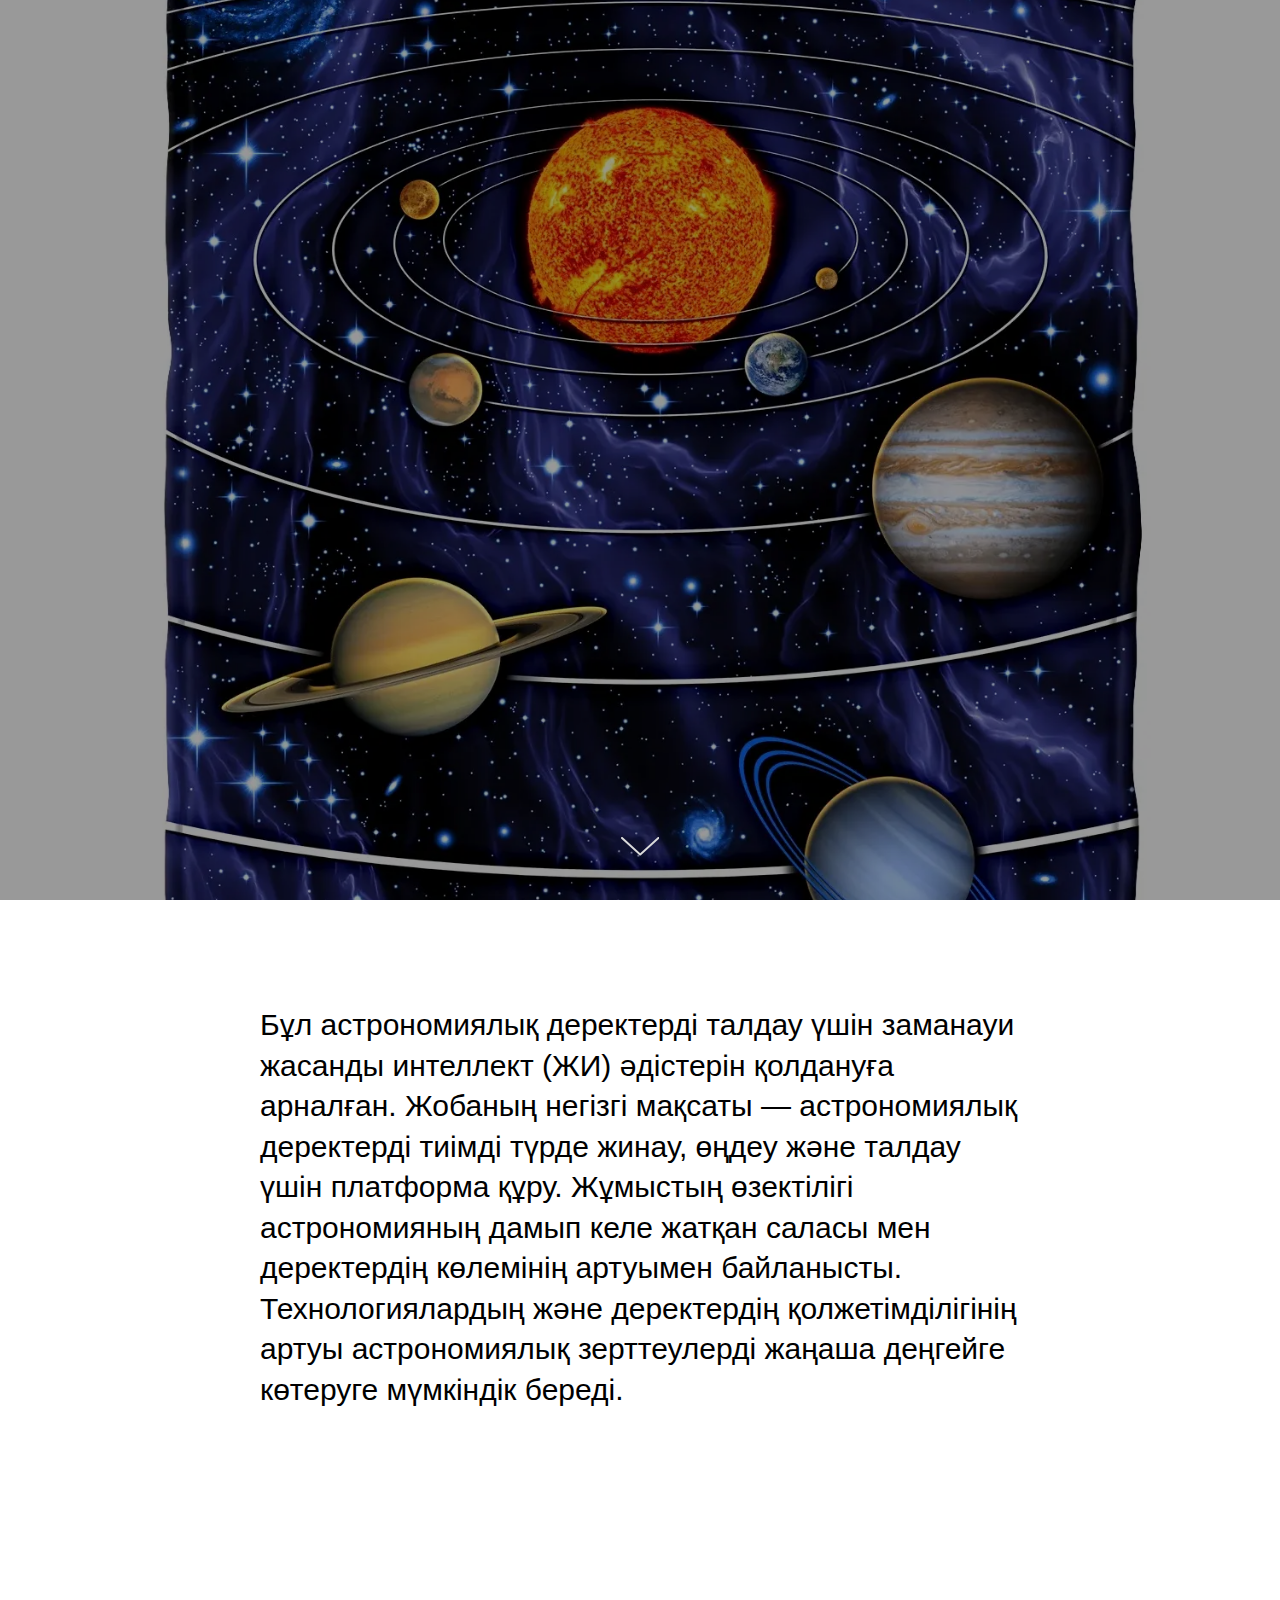
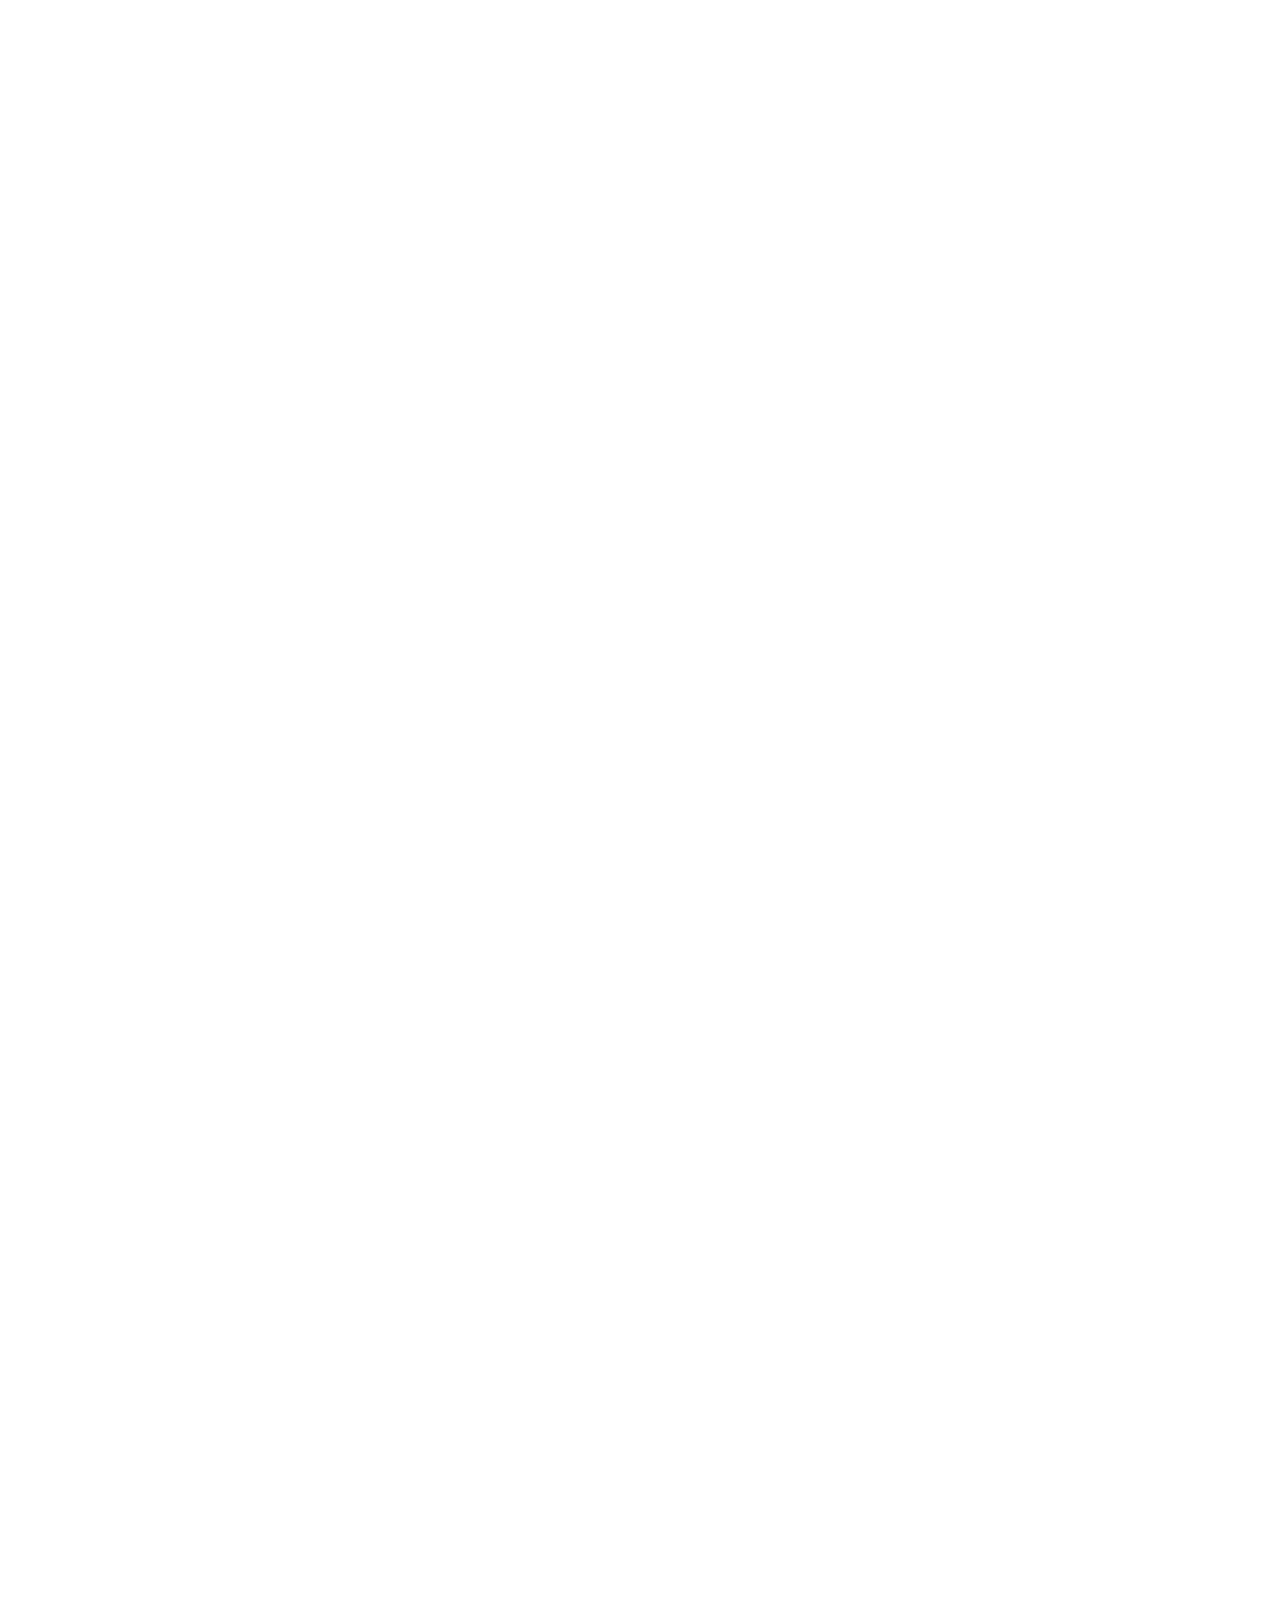
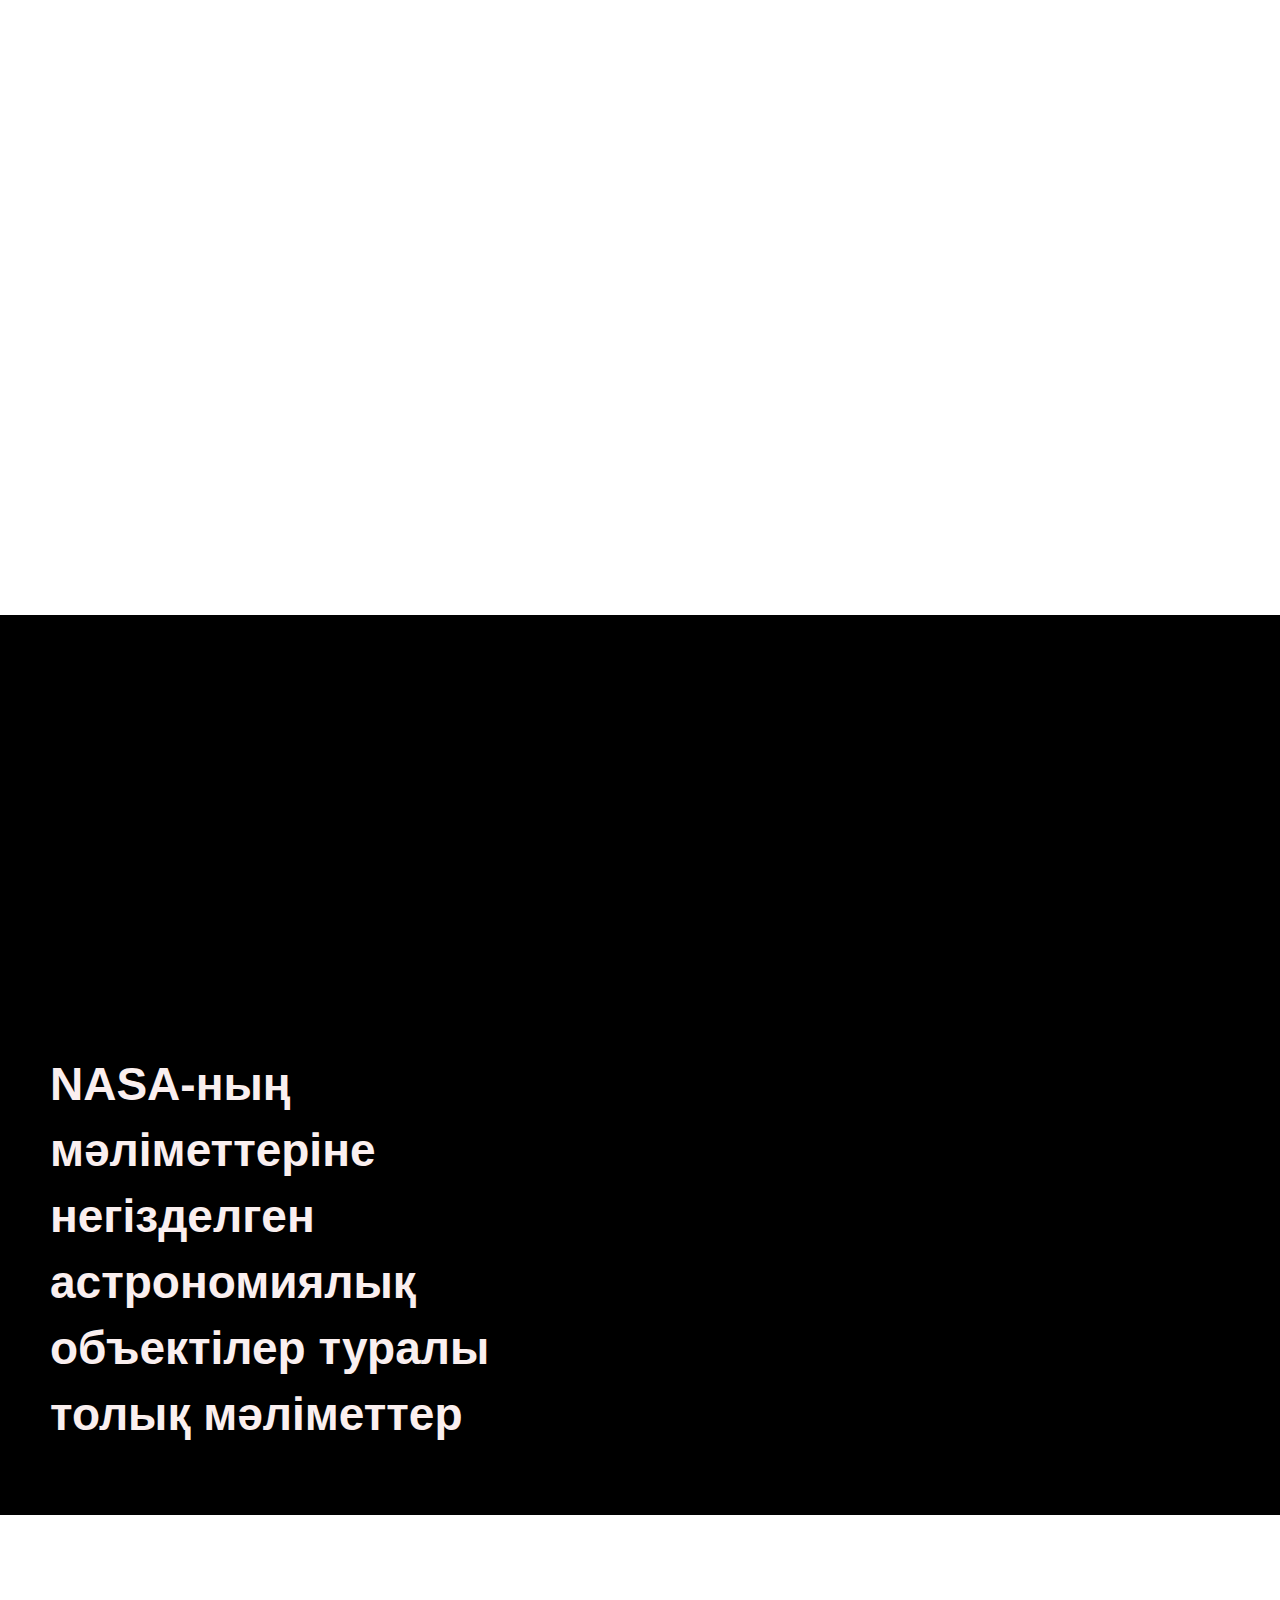
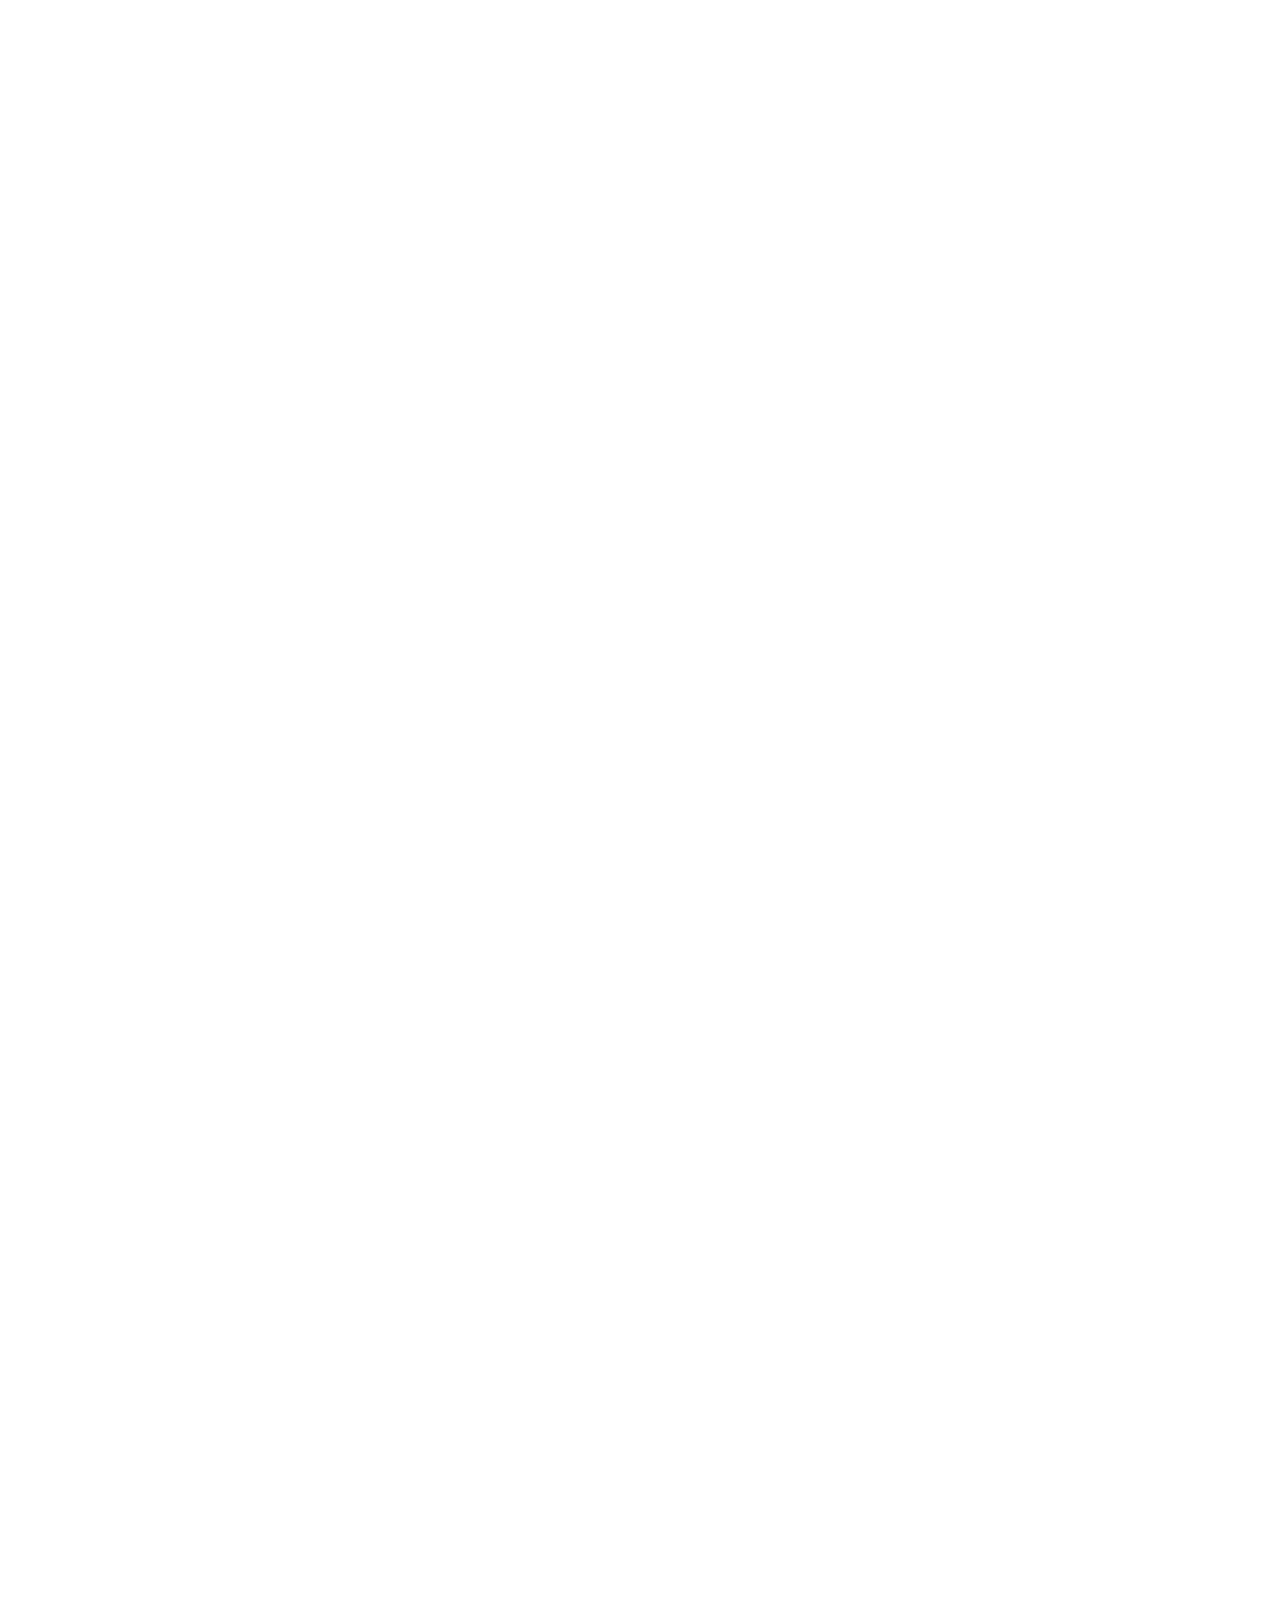
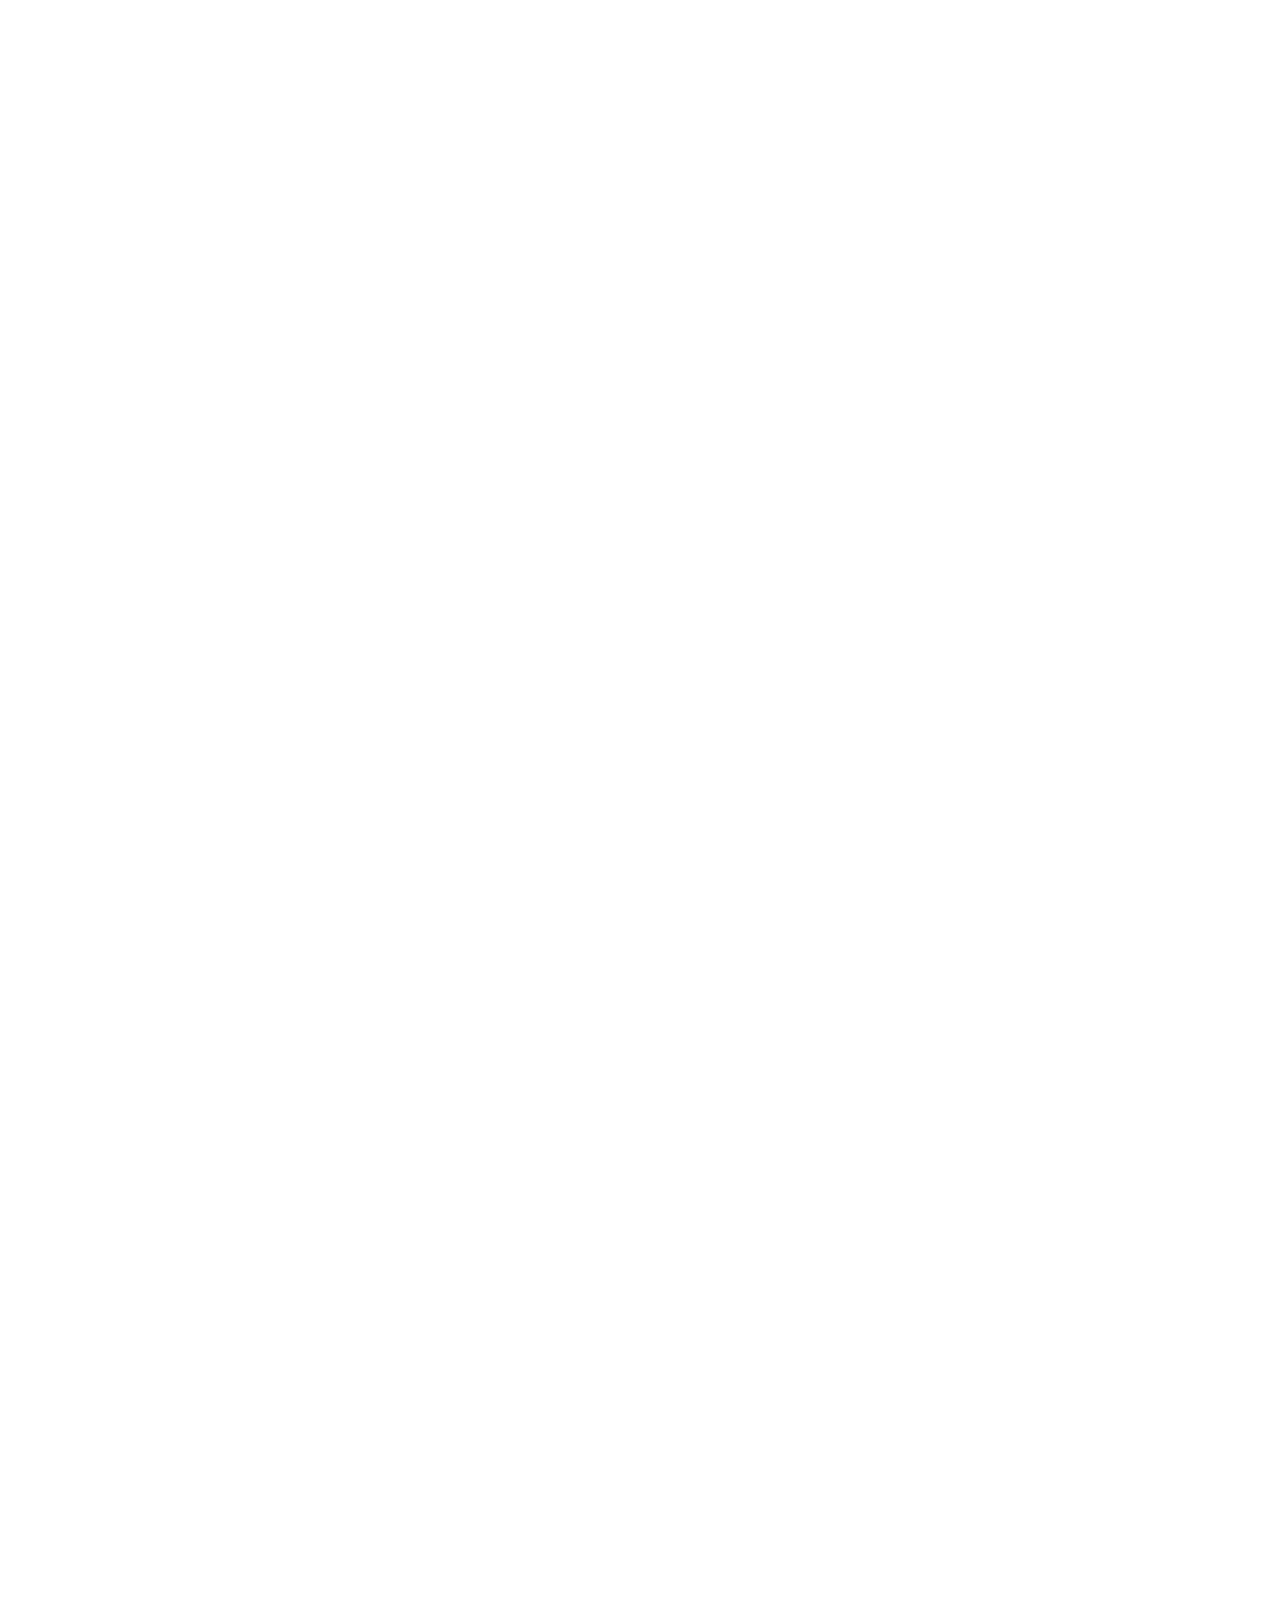
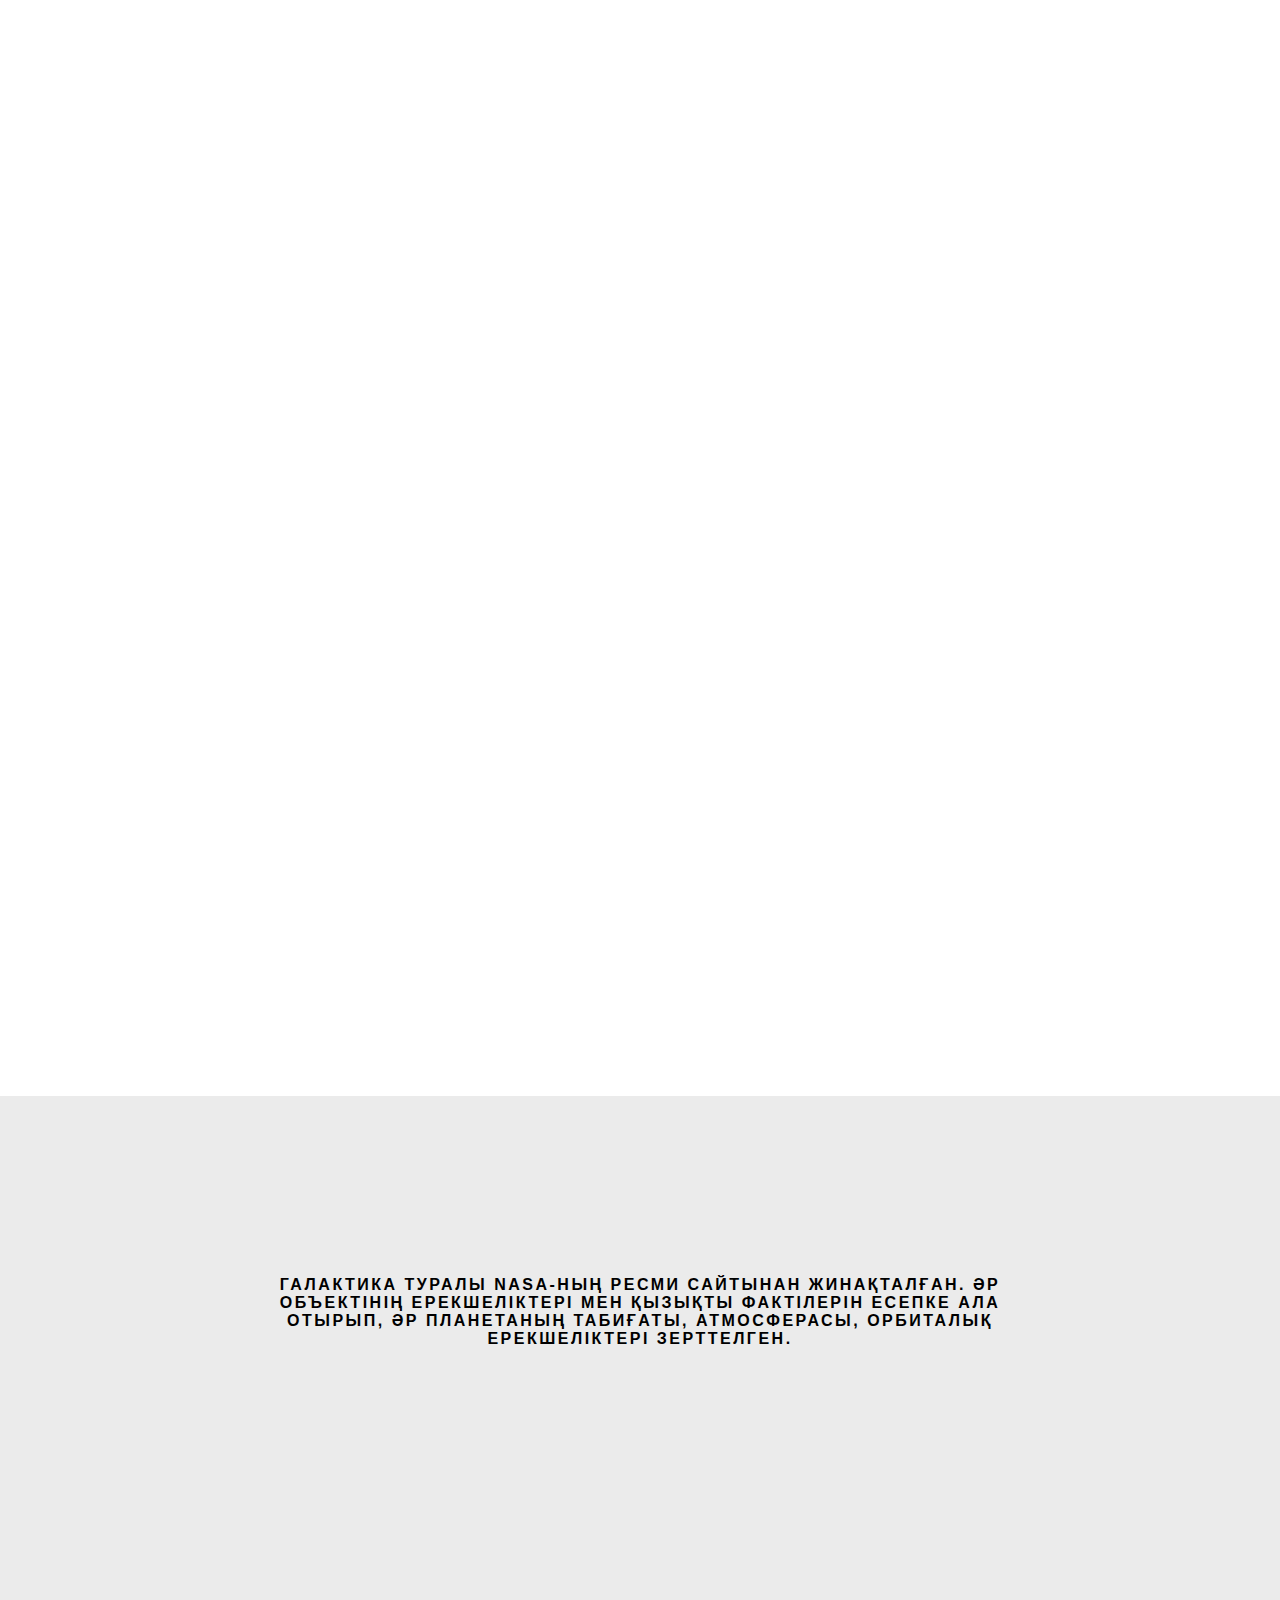
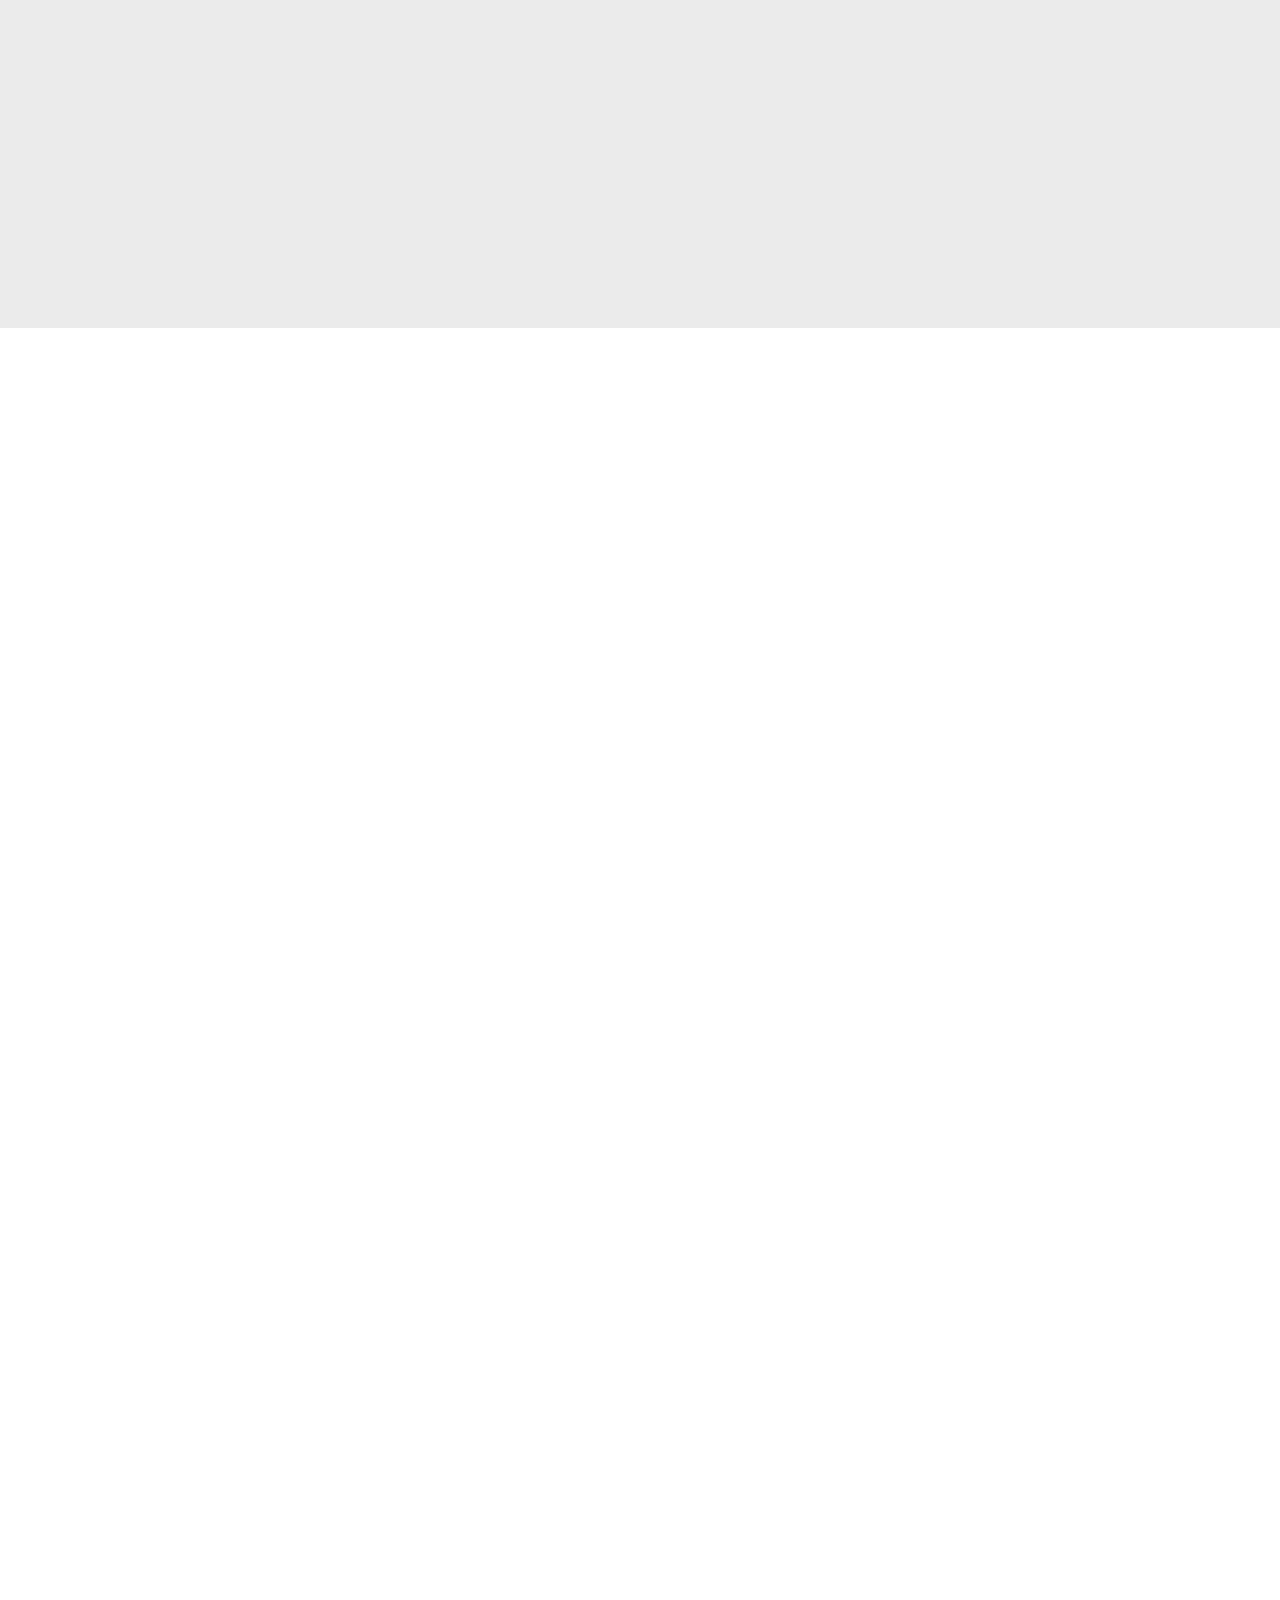
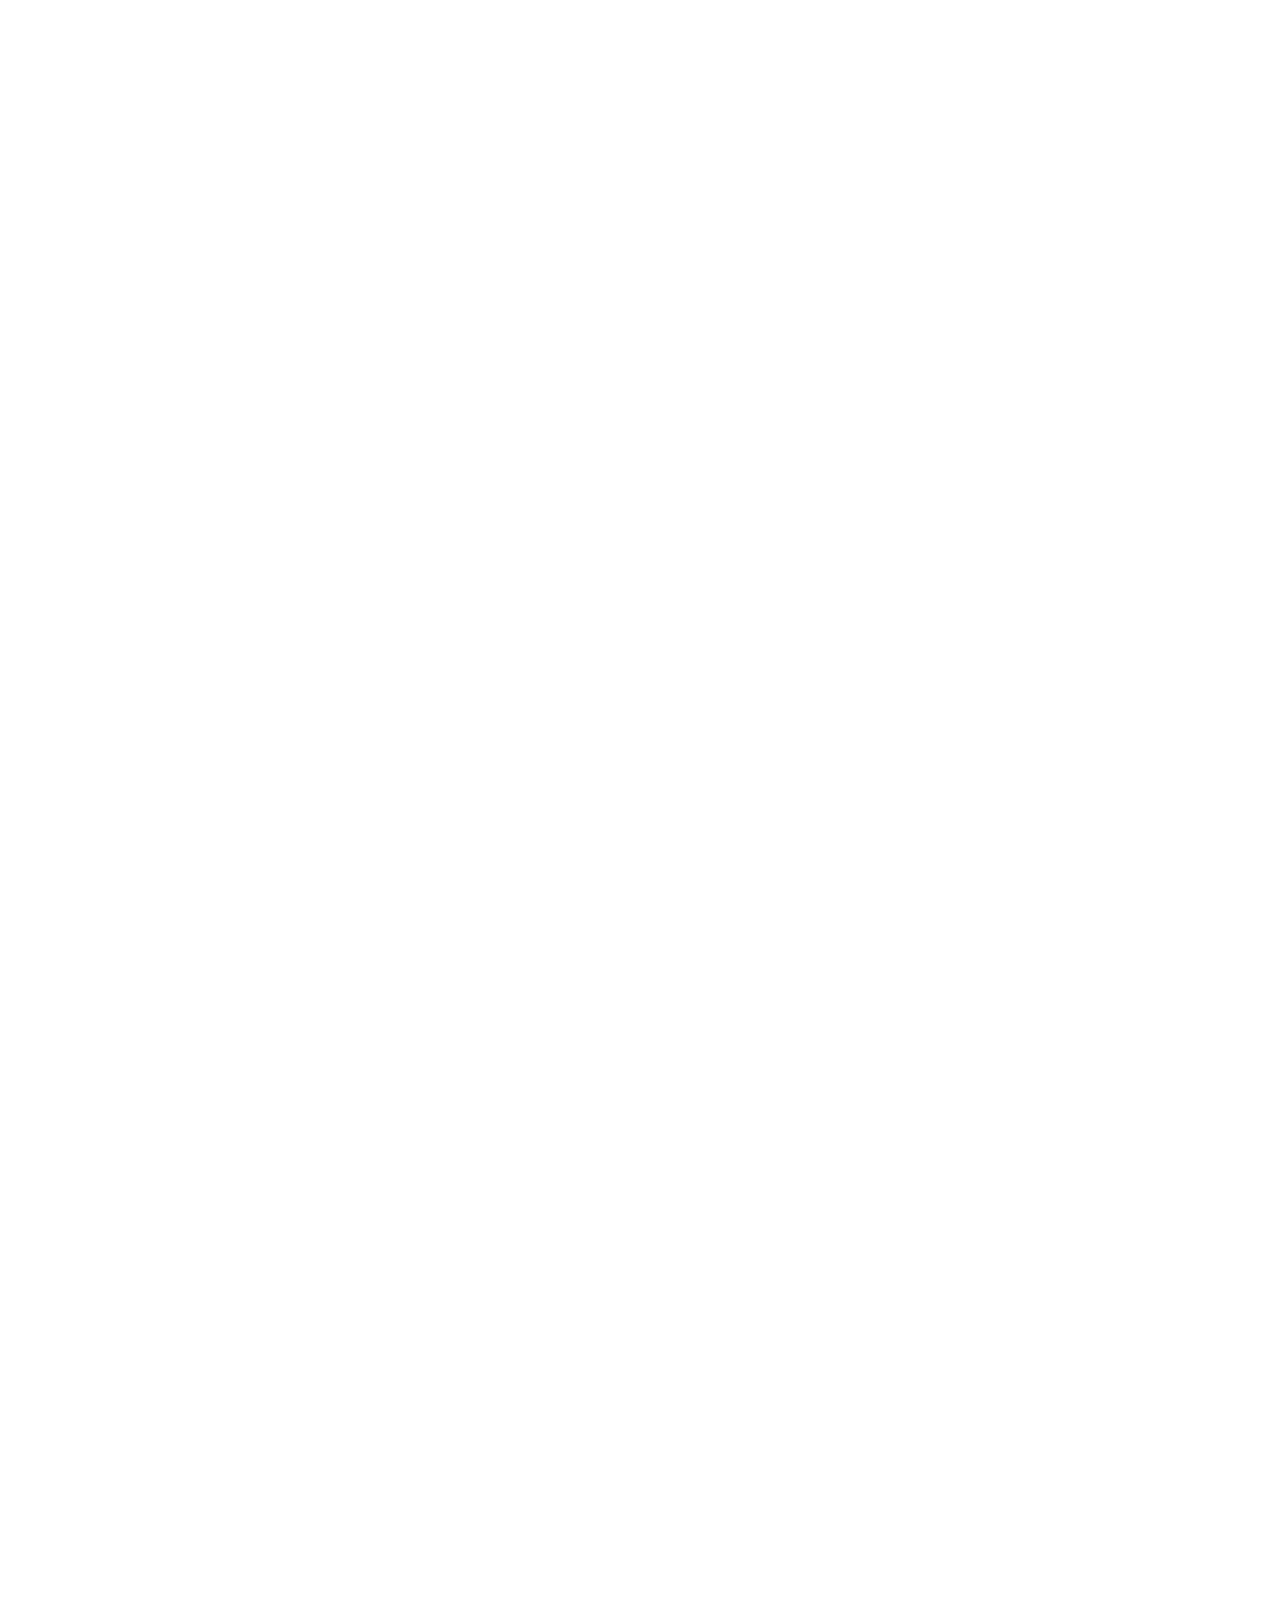
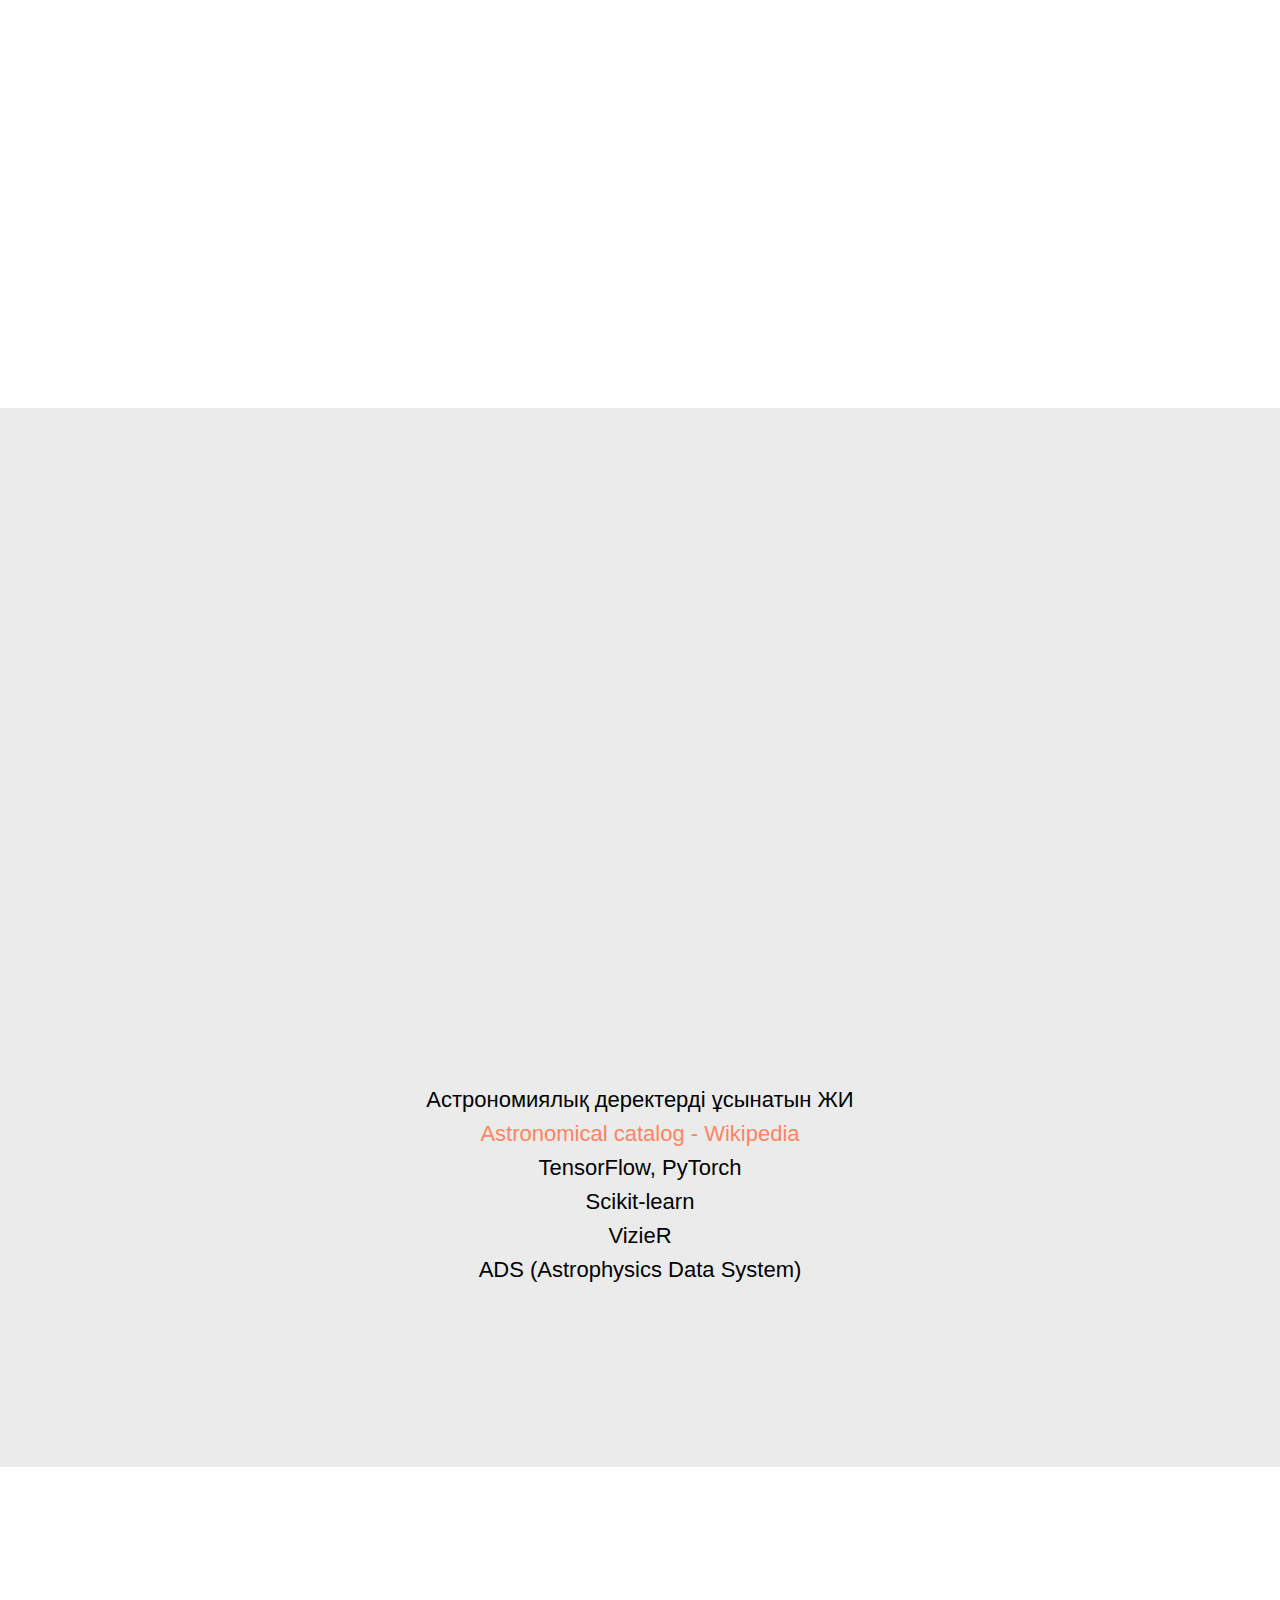
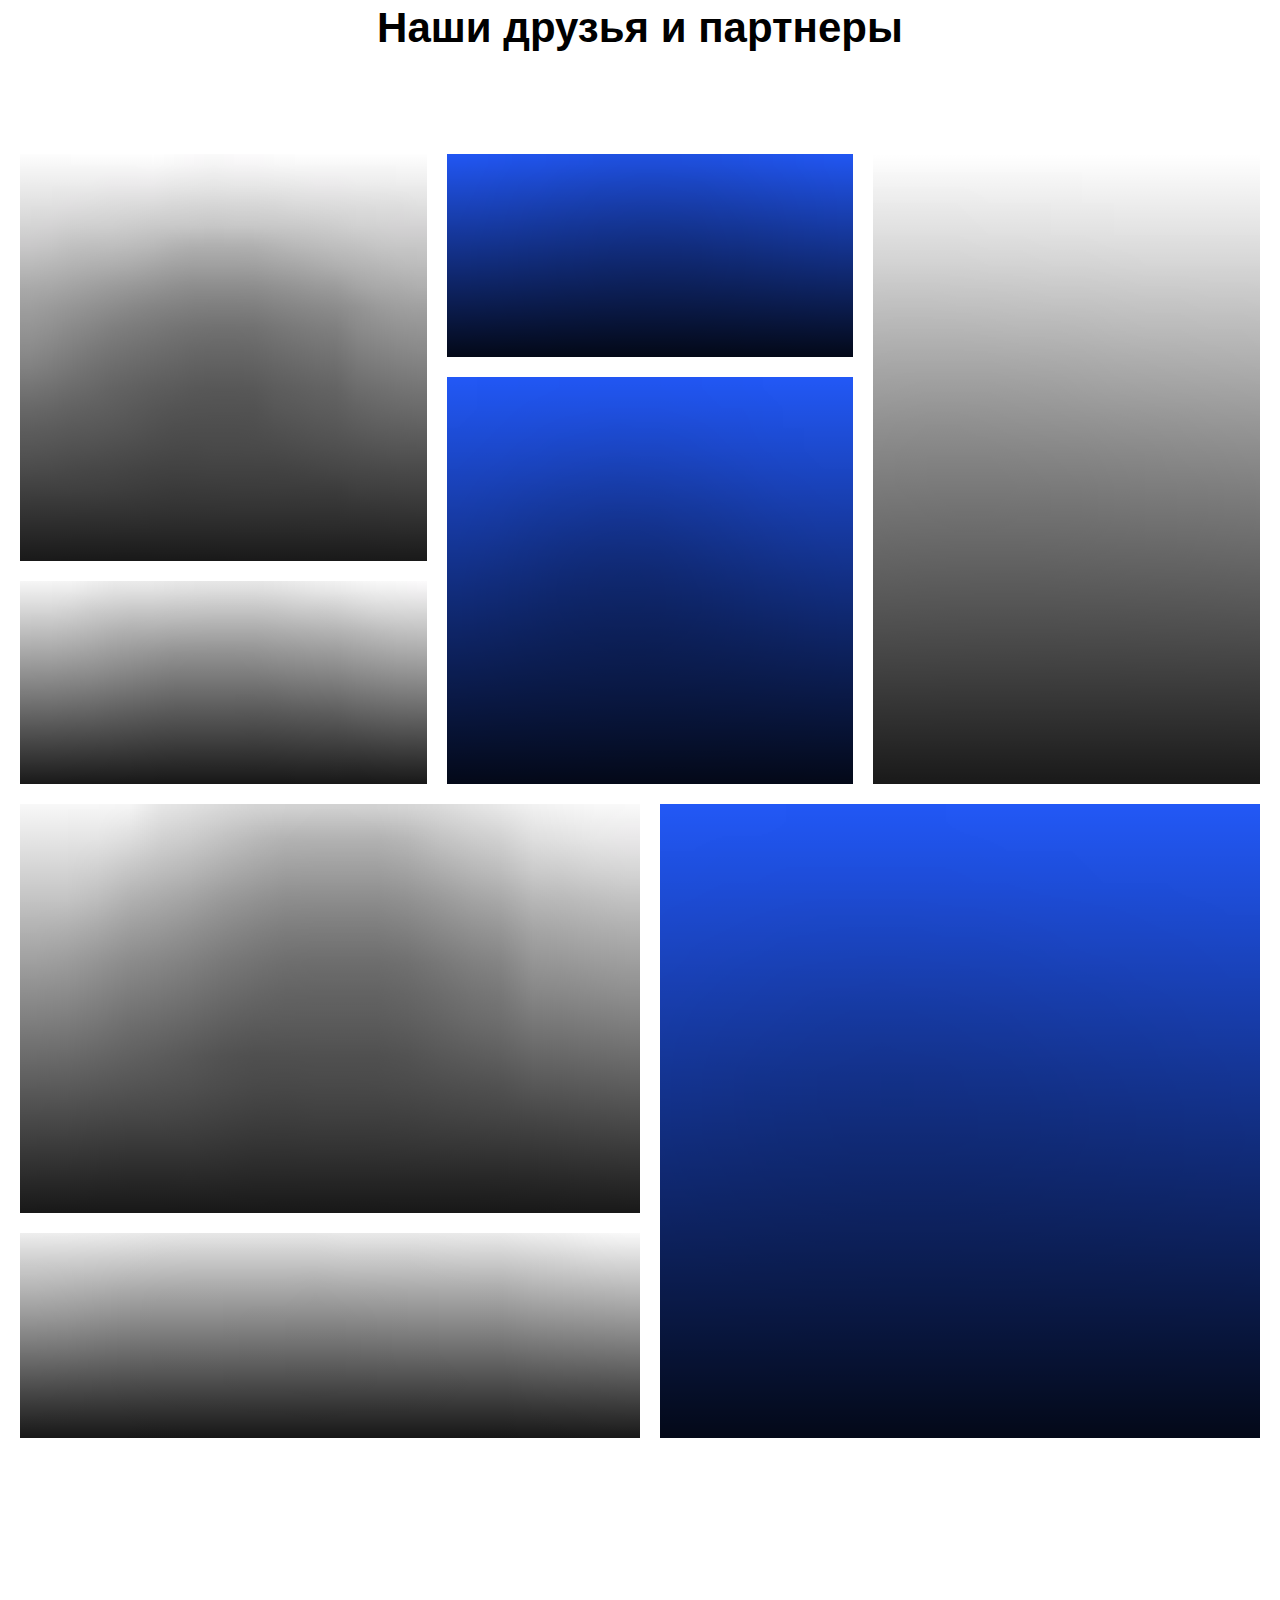
<file: page119602083.html>
<!DOCTYPE html> <html> <head> <meta charset="utf-8" /> <meta http-equiv="Content-Type" content="text/html; charset=utf-8" /> <meta name="viewport" content="width=device-width, initial-scale=1.0" /> <!--metatextblock--> <title>АЭРО ҒЫЛЫМИ ЖОБА</title> <meta name="description" content="Шаблон универсальной бизнес страницы" /> <meta property="og:url" content="http://astro-derekter.tilda.ws" /> <meta property="og:title" content="АЭРО ҒЫЛЫМИ ЖОБА" /> <meta property="og:description" content="Шаблон универсальной бизнес страницы" /> <meta property="og:type" content="website" /> <meta property="og:image" content="images/tild3638-3732-4266-b662-653136376439__-__resize__504x__c05f7dc2-f37e-40b0-a.webp" /> <link rel="canonical" href="http://astro-derekter.tilda.ws"> <!--/metatextblock--> <meta name="format-detection" content="telephone=no" /> <meta http-equiv="x-dns-prefetch-control" content="on"> <link rel="dns-prefetch" href="https://ws.tildacdn.com">  <link rel="shortcut icon" href="images/tildafavicon.ico" type="image/x-icon" /> <!-- Assets --> <script src="https://neo.tildacdn.com/js/tilda-fallback-1.0.min.js" async charset="utf-8"></script> <link rel="stylesheet" href="css/tilda-grid-3.0.min.css" type="text/css" media="all" onerror="this.loaderr='y';"/> <link rel="stylesheet" href="css/tilda-blocks-page119602083.min.css?t=1771397527" type="text/css" media="all" onerror="this.loaderr='y';" /> <link rel="stylesheet" href="css/tilda-animation-2.0.min.css" type="text/css" media="all" onerror="this.loaderr='y';" /> <link rel="stylesheet" href="css/tilda-cover-1.0.min.css" type="text/css" media="all" onerror="this.loaderr='y';" /> <link rel="stylesheet" href="css/tilda-slds-1.4.min.css" type="text/css" media="print" onload="this.media='all';" onerror="this.loaderr='y';" /> <noscript><link rel="stylesheet" href="css/tilda-slds-1.4.min.css" type="text/css" media="all" /></noscript> <link rel="stylesheet" href="css/tilda-cards-1.0.min.css" type="text/css" media="all" onerror="this.loaderr='y';" /> <link rel="stylesheet" href="css/fonts-tildasans.css" type="text/css" media="all" onerror="this.loaderr='y';" /> <script nomodule src="js/tilda-polyfill-1.0.min.js" charset="utf-8"></script> <script type="text/javascript">function t_onReady(func) {if(document.readyState!='loading') {func();} else {document.addEventListener('DOMContentLoaded',func);}}
function t_onFuncLoad(funcName,okFunc,time) {if(typeof window[funcName]==='function') {okFunc();} else {setTimeout(function() {t_onFuncLoad(funcName,okFunc,time);},(time||100));}}window.tildaApiServiceRootDomain="tildaapi.pro";function t_throttle(fn,threshhold,scope) {return function() {fn.apply(scope||this,arguments);};}</script> <script src="js/tilda-scripts-3.0.min.js" charset="utf-8" defer onerror="this.loaderr='y';"></script> <script src="js/tilda-blocks-page119602083.min.js?t=1771397527" charset="utf-8" async onerror="this.loaderr='y';"></script> <script src="js/lazyload-1.3.min.export.js" charset="utf-8" async onerror="this.loaderr='y';"></script> <script src="js/tilda-animation-2.0.min.js" charset="utf-8" async onerror="this.loaderr='y';"></script> <script src="js/tilda-cover-1.0.min.js" charset="utf-8" async onerror="this.loaderr='y';"></script> <script src="js/tilda-slds-1.4.min.js" charset="utf-8" async onerror="this.loaderr='y';"></script> <script src="js/hammer.min.js" charset="utf-8" async onerror="this.loaderr='y';"></script> <script src="js/tilda-cards-1.0.min.js" charset="utf-8" async onerror="this.loaderr='y';"></script> <script src="js/tilda-map-1.0.min.js" charset="utf-8" async onerror="this.loaderr='y';"></script> <script src="js/tilda-events-1.0.min.js" charset="utf-8" async onerror="this.loaderr='y';"></script> <script type="text/javascript">window.dataLayer=window.dataLayer||[];</script> <script type="text/javascript">(function() {if((/bot|google|yandex|baidu|bing|msn|duckduckbot|teoma|slurp|crawler|spider|robot|crawling|facebook/i.test(navigator.userAgent))===false&&typeof(sessionStorage)!='undefined'&&sessionStorage.getItem('visited')!=='y'&&document.visibilityState){var style=document.createElement('style');style.type='text/css';style.innerHTML='@media screen and (min-width: 980px) {.t-records {opacity: 0;}.t-records_animated {-webkit-transition: opacity ease-in-out .2s;-moz-transition: opacity ease-in-out .2s;-o-transition: opacity ease-in-out .2s;transition: opacity ease-in-out .2s;}.t-records.t-records_visible {opacity: 1;}}';document.getElementsByTagName('head')[0].appendChild(style);function t_setvisRecs(){var alr=document.querySelectorAll('.t-records');Array.prototype.forEach.call(alr,function(el) {el.classList.add("t-records_animated");});setTimeout(function() {Array.prototype.forEach.call(alr,function(el) {el.classList.add("t-records_visible");});sessionStorage.setItem("visited","y");},400);}
document.addEventListener('DOMContentLoaded',t_setvisRecs);}})();</script></head> <body class="t-body" style="margin:0;"> <!--allrecords--> <div id="allrecords" data-tilda-export="yes" class="t-records" data-hook="blocks-collection-content-node" data-tilda-project-id="22078403" data-tilda-page-id="119602083" data-tilda-formskey="0a797c87caf0ff8a23218ab822078403" data-tilda-cookie="no" data-tilda-lazy="yes" data-tilda-root-zone="pro" data-tilda-project-country="KZ"> <div id="rec1925579943" class="r t-rec" style="background-color:#000000; " data-animationappear="off" data-record-type="205" data-bg-color="#000000"> <!-- cover --> <div class="t-cover" id="recorddiv1925579943"bgimgfield="img"style="height:100vh;background-image:url('images/tild3638-3732-4266-b662-653136376439__-__resize__20x__c05f7dc2-f37e-40b0-a.webp');"> <div class="t-cover__carrier" id="coverCarry1925579943"data-content-cover-id="1925579943"data-content-cover-bg="images/tild3638-3732-4266-b662-653136376439__c05f7dc2-f37e-40b0-a.webp"data-display-changed="true"data-content-cover-height="100vh"data-content-cover-parallax="dynamic"data-content-use-image-for-mobile-cover=""style="height:100vh;background-attachment:scroll; "itemscope itemtype="http://schema.org/ImageObject"><meta itemprop="image" content="images/tild3638-3732-4266-b662-653136376439__c05f7dc2-f37e-40b0-a.webp"></div> <div class="t-cover__filter" style="height:100vh;background-color: #000000;opacity: 0.4;"></div> <div class="t-container"> <div class="t-width t-width_10" style="margin:0 auto;"> <div class="t-cover__wrapper t-valign_middle" style="height:100vh; position: relative;z-index:1;"> <div class="t182"> <div data-hook-content="covercontent"> <div class="t182__wrapper"> <div class="t182__content-wrapper"> <div class="t182__title t-title t-title_xl t-animate" data-animate-style="fadeinup" data-animate-group="yes" field="title"><div style="font-size: 102px;" data-customstyle="yes"><strong>Астрономиялық деректер</strong></div></div> </div> </div> </div> </div> </div> </div> </div> <!-- arrow --> <div class="t-cover__arrow"><div class="t-cover__arrow-wrapper t-cover__arrow-wrapper_animated"><div class="t-cover__arrow_mobile"><svg role="presentation" class="t-cover__arrow-svg" style="fill:#dbdbdb;" x="0px" y="0px" width="38.417px" height="18.592px" viewBox="0 0 38.417 18.592" style="enable-background:new 0 0 38.417 18.592;"><g><path d="M19.208,18.592c-0.241,0-0.483-0.087-0.673-0.261L0.327,1.74c-0.408-0.372-0.438-1.004-0.066-1.413c0.372-0.409,1.004-0.439,1.413-0.066L19.208,16.24L36.743,0.261c0.411-0.372,1.042-0.342,1.413,0.066c0.372,0.408,0.343,1.041-0.065,1.413L19.881,18.332C19.691,18.505,19.449,18.592,19.208,18.592z"/></g></svg></div></div></div> <!-- arrow --> </div> <style> @media screen and (min-width:900px){#rec1925579943 .t182__title{font-size:58px;}}@media screen and (min-width:480px) and (max-width:900px){#rec1925579943 .t182__title{font-size:30px;}}@media screen and (max-width:480px),(orientation:landscape) and (max-height:480px){#rec1925579943 .t182__title{font-size:30px;}}</style> </div> <div id="rec1925579983" class="r t-rec t-rec_pt_105 t-rec_pb_0" style="padding-top:105px;padding-bottom:0px; " data-record-type="482"> <!-- t482 --> <div class="t482"> <div class="t-container t-align_left"> <div class="t-col t-col_8 t-prefix_2"> <div class="t482__title t-title t-title_xxs " field="title">Бұл астрономиялық деректерді талдау үшін заманауи жасанды интеллект (ЖИ) әдістерін қолдануға арналған. Жобаның негізгі мақсаты — астрономиялық деректерді тиімді түрде жинау, өңдеу және талдау үшін платформа құру. Жұмыстың өзектілігі астрономияның дамып келе жатқан саласы мен деректердің көлемінің артуымен байланысты. Технологиялардың және деректердің қолжетімділігінің артуы астрономиялық зерттеулерді жаңаша деңгейге көтеруге мүмкіндік береді.</div> </div> </div> </div> <style> #rec1925579983 .t482__title{font-weight:300;}@media screen and (min-width:480px){#rec1925579983 .t482__title{font-size:30px;line-height:1.35;}}@media screen and (max-width:480px),(orientation:landscape) and (max-height:480px){#rec1925579983 .t482__title{font-size:20px;}}</style> </div> <div id="rec1925605703" class="r t-rec t-rec_pt_0 t-rec_pb_90" style="padding-top:0px;padding-bottom:90px; " data-record-type="1033"> <!-- t1033 --> <div class="t1033"> <ul role="list" class="t1033__container t-list__container_inrow4 t-container"> <li class="t1033__col t-item t-list__item t-col t-col_3 "> <div class="t1033__title t-title" field="li_title__8764766525990">Астрономиялық <br />обьектілер</div> <div class="t-divider t1033__line" style=""></div> <div class="t1033__text t-descr" field="li_descr__8764766525990"><ul><li data-list="bullet">Жұлдыздар (атауы, орналасуы, жарықтығы, температурасы, спектрлік класстары)</li></ul></div> </li> <li class="t1033__col t-item t-list__item t-col t-col_3 "> <div class="t-divider t1033__line" style=""></div> <div class="t1033__text t-descr" field="li_descr__8764766525991"><ul><li data-list="bullet">Галактикалар (суреттері, класы, массасы, орналасуы)</li></ul></div> </li> <li class="t1033__col t-item t-list__item t-col t-col_3 "> <div class="t-divider t1033__line" style=""></div> <div class="t1033__text t-descr" field="li_descr__8764766525992"><ul><li data-list="bullet">Таураттасамақтар (кометалар, астероидтар)</li></ul></div> </li> <li class="t1033__col t-item t-list__item t-col t-col_3 "> <div class="t-divider t1033__line" style=""></div> <div class="t1033__text t-descr" field="li_descr__8764766525993"><ul><li data-list="bullet">Планеталар (жер, атмосфера, серіктері, орбиталары, т.б.)</li></ul></div> </li> </ul> </div> </div> <div id="rec1925613003" class="r t-rec t-rec_pt_105 t-rec_pb_45" style="padding-top:105px;padding-bottom:45px; " data-record-type="30"> <!-- T015 --> <div class="t015"> <div class="t-container t-align_center"> <div class="t-col t-col_10 t-prefix_1"> <div class="t015__title t-title t-title_lg" field="title">Міне, бірнеше танымал жұлдыздар туралы толық мәліметтер, соның ішінде атауы, орналасуы, жарықтығы, температурасы және спектрлік класы.</div> <div class="t015__descr t-descr t-descr_xl" field="descr">1. Сириус (Sirius)<br />- Атауы: Сириус<br />- Орналасуы: Мәлсі (Canis Major) шоқжұлдызында<br />- Жарықтығы: ~25 есе күштірек, Күннен<br />- Температура: ~1,500 К<br />- Спектрлік класы: A1V<br />- Қызықты факт: Сириус - аспандағы ең жарқын жұлдыз, оны ежелгі өр cultures үшін маңызды символ ретінде қарастырған.<br /><br /><br /><br /><br />2.Альфа Центавра (Alpha Centauri)<br />- Атауы: Альфа Центавра<br />- Орналасуы: Центавр (Centaurus) шоқжұлдызында<br />- Жарықтығы: ~1.5 есе күштірек, Күннен<br />- Температура: ~5,790 К<br />- Спектрлік класы: G2V<br />- Қызықты факт: Альфа Центавра - Күн жүйесіне ең жақын жұлдыздық тройка, олардан бірі - Проксимус Центавра экзопланетасы бар.<br /><br />3.Бетельгейзе (Betelgeuse)<br />- Атауы: Бетельгейзе<br />- Орналасуы: Орли (Orion) шоқжұлдызында<br />- Жарықтығы: ~1,000 есе жарқын, Күннен<br />- Температура: ~3,600 К<br />- Спектрлік класы: M1-M2 Iab<br />- Қызықты факт: Бетельгейзе - өте үлкен және суық гигант жұлдыз, ол суперноваға айналуы мүмкін.<br /><br /><br />4.Капелла (Capella)<br />- Атауы: Капелла<br />- Орналасуы: Капелла (Auriga) шоқжұлдызында<br />- Жарықтығы: ~80 есе күштірек, Күннен<br />- Температура: ~5,900 К<br />- Спектрлік класы: G1III<br />- Қызықты факт: Капелла жұлдызды жүйе болып табылады, онда екі жұп жұлдыз бар.</div> </div> </div> </div> <style> #rec1925613003 .t015__uptitle{text-transform:uppercase;}</style> </div> <div id="rec1925618473" class="r t-rec" style=" " data-animationappear="off" data-record-type="160"> <!-- T148 --> <!-- cover --> <div class="t-cover" id="recorddiv1925618473"bgimgfield="img"style="height:100vh;background-image:url('images/tild3236-3865-4665-a565-663564363765__-__resize__20x__nasa-open-source-100.jpg');"> <div class="t-cover__carrier" id="coverCarry1925618473"data-content-cover-id="1925618473"data-content-cover-bg="images/tild3236-3865-4665-a565-663564363765__nasa-open-source-100.jpg"data-display-changed="true"data-content-cover-height="100vh"data-content-cover-parallax=""data-content-use-image-for-mobile-cover=""style="height:100vh;background-attachment:scroll; "itemscope itemtype="http://schema.org/ImageObject"><meta itemprop="image" content="images/tild3236-3865-4665-a565-663564363765__nasa-open-source-100.jpg"></div> <div class="t-cover__filter" style="height:100vh;background-image: linear-gradient(to bottom, rgba(0,0,0,0), rgba(0,0,0,0));"></div> <div class="t148"> <div class="t-container_100"> <div class="t-cover__wrapper t-valign_bottom" style="height:100vh;"> <div class="t148__title t-text t-text_sm" field="title"><div style="font-size: 46px; line-height: 66px;" data-customstyle="yes"><strong style="color: rgb(250, 239, 239);">NASA-ның мәліметтеріне негізделген астрономиялық объектілер туралы толық мәліметтер</strong></div></div> </div> </div> </div> </div> </div> <div id="rec1925627863" class="r t-rec t-rec_pt_90 t-rec_pb_75" style="padding-top:90px;padding-bottom:75px; " data-record-type="223"> <!-- T195 --> <div class="t195"> <div class="t-container"> <div class="t-col t-col_4 t-prefix_2"> <div class="t195__text t-text t-text_md" field="text"><p style="text-align: center;">Меркурий </p>Орналасуы: Күн жүйесінде Күннен 1-ші планета.<br />- Жарықтығы: 0.2 магнидут (минимум).<br />- Температура: -173 °C түнде, +427 °C күндіз.<br />- Спектрлік классы: Роксында (кірпіш тәрізді) топырақ.<br />- Серіктері: Жоқ.<br />- Орбита: Күнді 88 күнде айналып өтеді.<br />- Атмосфера: Жеткілікті жұқа атмосфера, құрамында оттегі, натрий, және аргон бар.</div> </div> <div class="t-col t-col_6 t195__imgsection" itemscope itemtype="http://schema.org/ImageObject"><meta itemprop="image" content="images/tild6630-3432-4561-b164-643131653036__noroot.png"> <img class="t195__img t-img"
src="images/tild6630-3432-4561-b164-643131653036__-__empty__noroot.png" data-original="images/tild6630-3432-4561-b164-643131653036__noroot.png"
imgfield="img" data-tu-max-width="1200" data-tu-max-height="1200"
alt=""><br /> <div class="t195__sectitle t-descr" field="imgtitle" itemprop="name"></div> <div class="t195__secdescr t-descr" field="imgdescr" itemprop="description"></div> </div> </div> </div> </div> <div id="rec1925628333" class="r t-rec t-rec_pt_90 t-rec_pb_75" style="padding-top:90px;padding-bottom:75px; " data-record-type="223"> <!-- T195 --> <div class="t195"> <div class="t-container"> <div class="t-col t-col_4 t-prefix_2"> <div class="t195__text t-text t-text_md" field="text"><p style="text-align: center;">Шолпан (Венера)</p>Орналасуы: Күн жүйесінде Күннен 2-ші планета.<br />- Жарықтығы: -4.6 магнидут.<br />- Температура: +462 °C.<br />- Спектрлік классы: Мезосфералық және термосфералық газдар.<br />- Серіктері: Жоқ.<br />- Орбита: Күнді 225 күнде айналып өтеді.<br />- Атмосфера: Салқын, 96.5% көмірқышқыл газы және 3.5% азот.</div> </div> <div class="t-col t-col_6 t195__imgsection" itemscope itemtype="http://schema.org/ImageObject"><meta itemprop="image" content="images/tild3036-3561-4430-b737-323032333337__noroot.png"> <img class="t195__img t-img"
src="images/tild3036-3561-4430-b737-323032333337__-__empty__noroot.png" data-original="images/tild3036-3561-4430-b737-323032333337__noroot.png"
imgfield="img" data-tu-max-width="1200" data-tu-max-height="1200"
alt=""><br /> <div class="t195__sectitle t-descr" field="imgtitle" itemprop="name"></div> <div class="t195__secdescr t-descr" field="imgdescr" itemprop="description"></div> </div> </div> </div> </div> <div id="rec1925635343" class="r t-rec t-rec_pt_90 t-rec_pb_75" style="padding-top:90px;padding-bottom:75px; " data-record-type="223"> <!-- T195 --> <div class="t195"> <div class="t-container"> <div class="t-col t-col_4 t-prefix_2"> <div class="t195__text t-text t-text_md" field="text"><p style="text-align: center;">Жер</p>- Орналасуы: Күн жүйесінде Күннен 3-ші планета.<br />- Жарықтығы: -3.86 магнидут.<br />- Температура: +15 °C (орташа).<br />- Спектрлік классы: M.<br />- Серіктері: Ай (1).<br />- Орбита: Күнді 365.25 күнде айналып өтеді.<br />- Атмосфера: 78% азот, 21% оттегі.</div> </div> <div class="t-col t-col_6 t195__imgsection" itemscope itemtype="http://schema.org/ImageObject"><meta itemprop="image" content="images/tild3136-3265-4633-a661-376162343038__photo2jpg.webp"> <img class="t195__img t-img"
src="images/tild3136-3265-4633-a661-376162343038__-__empty__photo2jpg.webp" data-original="images/tild3136-3265-4633-a661-376162343038__photo2jpg.webp"
imgfield="img" data-tu-max-width="1200" data-tu-max-height="1200"
alt=""><br /> <div class="t195__sectitle t-descr" field="imgtitle" itemprop="name"></div> <div class="t195__secdescr t-descr" field="imgdescr" itemprop="description"></div> </div> </div> </div> </div> <div id="rec1925637713" class="r t-rec t-rec_pt_90 t-rec_pb_75" style="padding-top:90px;padding-bottom:75px; " data-record-type="223"> <!-- T195 --> <div class="t195"> <div class="t-container"> <div class="t-col t-col_4 t-prefix_2"> <div class="t195__text t-text t-text_md" field="text"><p style="text-align: center;">Марс</p>- Орналасуы: Күн жүйесінде Күннен 4-ші планета.<br />- Жарықтығы: +1.5 магнидут.<br />- Температура: -63 °C (орташа).<br />- Спектрлік классы: M.<br />- Серіктері: Фобос (2); Деймос (1).<br />- Орбита: Күнді 687 күнде айналып өтеді.<br />- Атмосфера: 95% көмірқышқыл газы, 3% азот.</div> </div> <div class="t-col t-col_6 t195__imgsection" itemscope itemtype="http://schema.org/ImageObject"><meta itemprop="image" content="images/tild3362-3231-4663-b335-623834376133__noroot.png"> <img class="t195__img t-img"
src="images/tild3362-3231-4663-b335-623834376133__-__empty__noroot.png" data-original="images/tild3362-3231-4663-b335-623834376133__noroot.png"
imgfield="img" data-tu-max-width="1200" data-tu-max-height="1200"
alt=""><br /> <div class="t195__sectitle t-descr" field="imgtitle" itemprop="name"></div> <div class="t195__secdescr t-descr" field="imgdescr" itemprop="description"></div> </div> </div> </div> </div> <div id="rec1925641053" class="r t-rec t-rec_pt_90 t-rec_pb_75" style="padding-top:90px;padding-bottom:75px; " data-record-type="223"> <!-- T195 --> <div class="t195"> <div class="t-container"> <div class="t-col t-col_4 t-prefix_2"> <div class="t195__text t-text t-text_md" field="text"><p style="text-align: center;">Юпитер</p>- Орналасуы: Күн жүйесінде Күннен 5-ші планета.<br />- Жарықтығы: -2.20 магнидут.<br />- Температура: -145 °C (орташа).<br />- Спектрлік классы: G.<br />- Серіктері: 79 серік (ең ірілер: Ганимед, Каллисто, Ио, Европа).<br />- Орбита: Күнді 12 жылда айналып өтеді.<br />- Атмосфера: Негізінен водород, гелий.</div> </div> <div class="t-col t-col_6 t195__imgsection" itemscope itemtype="http://schema.org/ImageObject"><meta itemprop="image" content="images/tild6161-6464-4463-a637-336464653737__noroot.png"> <img class="t195__img t-img"
src="images/tild6161-6464-4463-a637-336464653737__-__empty__noroot.png" data-original="images/tild6161-6464-4463-a637-336464653737__noroot.png"
imgfield="img" data-tu-max-width="1200" data-tu-max-height="1200"
alt=""><br /> <div class="t195__sectitle t-descr" field="imgtitle" itemprop="name"></div> <div class="t195__secdescr t-descr" field="imgdescr" itemprop="description"></div> </div> </div> </div> </div> <div id="rec1925642963" class="r t-rec t-rec_pt_90 t-rec_pb_75" style="padding-top:90px;padding-bottom:75px; " data-record-type="223"> <!-- T195 --> <div class="t195"> <div class="t-container"> <div class="t-col t-col_4 t-prefix_2"> <div class="t195__text t-text t-text_md" field="text"><p style="text-align: center;">Сатурн</p>- Орналасуы: Күн жүйесінде Күннен 6-шы планета.<br />- Жарықтығы: +0.5 магнидут.<br />- Температура: -178 °C (орташа).<br />- Спектрлік классы: G.<br />- Серіктері: 83 серік (ең ірілері: Титан, Риа, Янус).<br />- Орбита: Күнді 29.5 жылда айналып өтеді.<br />- Атмосфера: Негізінен водород, гелий.</div> </div> <div class="t-col t-col_6 t195__imgsection" itemscope itemtype="http://schema.org/ImageObject"><meta itemprop="image" content="images/tild6631-6561-4262-b330-623332353461__photo5jpg.webp"> <img class="t195__img t-img"
src="images/tild6631-6561-4262-b330-623332353461__-__empty__photo5jpg.webp" data-original="images/tild6631-6561-4262-b330-623332353461__photo5jpg.webp"
imgfield="img" data-tu-max-width="1200" data-tu-max-height="1200"
alt=""><br /> <div class="t195__sectitle t-descr" field="imgtitle" itemprop="name"></div> <div class="t195__secdescr t-descr" field="imgdescr" itemprop="description"></div> </div> </div> </div> </div> <div id="rec1925644063" class="r t-rec t-rec_pt_90 t-rec_pb_75" style="padding-top:90px;padding-bottom:75px; " data-record-type="223"> <!-- T195 --> <div class="t195"> <div class="t-container"> <div class="t-col t-col_4 t-prefix_2"> <div class="t195__text t-text t-text_md" field="text"><p style="text-align: center;">Уран</p>- Орналасуы: Күн жүйесінде Күннен 7-ші планета.<br />- Жарықтығы: +5.5 магнидут.<br />- Температура: -224 °C (орташа).<br />- Спектрлік классы: B.<br />- Серіктері: 27 серік (ең ірілері: Титания, Оберон).<br />- Орбита: Күнді 84 жылда айналып өтеді.<br />- Атмосфера: Негізінен водород, гелий, метан.</div> </div> <div class="t-col t-col_6 t195__imgsection" itemscope itemtype="http://schema.org/ImageObject"><meta itemprop="image" content="images/tild6664-3731-4836-b836-383430323938__photo6jpg.webp"> <img class="t195__img t-img"
src="images/tild6664-3731-4836-b836-383430323938__-__empty__photo6jpg.webp" data-original="images/tild6664-3731-4836-b836-383430323938__photo6jpg.webp"
imgfield="img" data-tu-max-width="1200" data-tu-max-height="1200"
alt=""><br /> <div class="t195__sectitle t-descr" field="imgtitle" itemprop="name"></div> <div class="t195__secdescr t-descr" field="imgdescr" itemprop="description"></div> </div> </div> </div> </div> <div id="rec1925644273" class="r t-rec t-rec_pt_90 t-rec_pb_75" style="padding-top:90px;padding-bottom:75px; " data-record-type="223"> <!-- T195 --> <div class="t195"> <div class="t-container"> <div class="t-col t-col_4 t-prefix_2"> <div class="t195__text t-text t-text_md" field="text"><p style="text-align: center;">Нептун</p>- Орналасуы: Күн жүйесінде Күннен 8-ші планета.<br />- Жарықтығы: +7.0 магнидут.<br />- Температура: -214 °C (орташа).<br />- Спектрлік классы: B.<br />- Серіктері: 14 серік (ең ірілері: Тритон).<br />- Орбита: Күнді 165 жылда айналып өтеді.<br />- Атмосфера: Негізінен водород, гелий, метан.</div> </div> <div class="t-col t-col_6 t195__imgsection" itemscope itemtype="http://schema.org/ImageObject"><meta itemprop="image" content="images/tild3766-3238-4437-b165-376334623761__photo7jpg.webp"> <img class="t195__img t-img"
src="images/tild3766-3238-4437-b165-376334623761__-__empty__photo7jpg.webp" data-original="images/tild3766-3238-4437-b165-376334623761__photo7jpg.webp"
imgfield="img" data-tu-max-width="1200" data-tu-max-height="1200"
alt=""><br /> <div class="t195__sectitle t-descr" field="imgtitle" itemprop="name"></div> <div class="t195__secdescr t-descr" field="imgdescr" itemprop="description"></div> </div> </div> </div> </div> <div id="rec1928047653" class="r t-rec t-rec_pt_180 t-rec_pb_180" style="padding-top:180px;padding-bottom:180px;background-color:#ebebeb; " data-record-type="485" data-bg-color="#ebebeb"> <!-- t485 --> <div class="t485"> <div class="t-container t-align_center"> <div class="t-col t-col_8 t-prefix_2"> <div class="t485__uptitle t-uptitle t-uptitle_md t-margin_auto" field="subtitle">Галактика туралы NASA-ның ресми сайтынан жинақталған. Әр объектінің ерекшеліктері мен қызықты фактілерін есепке ала отырып, әр планетаның табиғаты, атмосферасы, орбиталық ерекшеліктері зерттелген.</div> <img class="t485__img t-img t-margin_auto"
src="images/tild6630-6466-4635-b264-343139313166__-__empty__nasa2.png" data-original="images/tild6630-6466-4635-b264-343139313166__nasa2.png"
imgfield="img"
style=""
alt=""> </div> </div> </div> <style> #rec1928047653 .t485__uptitle{text-transform:uppercase;}</style> </div> <div id="rec1925695383" class="r t-rec t-rec_pt_135 t-rec_pb_135" style="padding-top:135px;padding-bottom:135px; " data-record-type="159"> <!-- T147 --> <div class="t147"> <div class="t-align_center" itemscope itemtype="http://schema.org/ImageObject"><meta itemprop="image" content="images/tild3837-6631-4535-a561-393337363236__noroot.png"> <img class="t147__img t147__widthauto t-img"
src="images/tild3837-6631-4535-a561-393337363236__-__empty__noroot.png" data-original="images/tild3837-6631-4535-a561-393337363236__noroot.png"
imgfield="img" data-tu-max-width="1200" data-tu-max-height="1200"
alt=""> <div class="t-container_8"> <div class="t147__title t-text" field="title" itemprop="name"><div style="font-size: 26px;" data-customstyle="yes"><p style="text-align: center;">Андромеда галактикасы (M31)</p>- Орналасуы: 2.537 млн жарық жылы, Андромеда шоқжұлдызында.<br />- Жарықтығы: ~ 3.44 шырақтық.<br />- Температура: Жердің атмосферасындағы температураға ұқсас мәліметтер жоқ.<br />- Спектрлік класы: Сабақты спиральды галактика.<br />- Серіктері: NGC 185, NGC 147, M32, M110.<br />- Орбиталары: Андромеда мен Млечный путь галактикалары бір-біріне жақындап келеді, шамамен 4.5 миллиард жылдан кейін коллизия болады.<br />- Атмосфера: Андромеда галактикасында атмосфера жоқ, бірақ жұлдыздар, газ және шаң бар.<br />- Массасы: Шамамен 1 триллион күн массасы.</div></div> </div> </div> </div> </div> <div id="rec1925698733" class="r t-rec t-rec_pt_135 t-rec_pb_135" style="padding-top:135px;padding-bottom:135px; " data-record-type="159"> <!-- T147 --> <div class="t147"> <div class="t-align_center" itemscope itemtype="http://schema.org/ImageObject"><meta itemprop="image" content="images/tild6132-3239-4066-b733-303530326539__noroot.png"> <img class="t147__img t147__widthauto t-img"
src="images/tild6132-3239-4066-b733-303530326539__-__empty__noroot.png" data-original="images/tild6132-3239-4066-b733-303530326539__noroot.png"
imgfield="img" data-tu-max-width="1200" data-tu-max-height="1200"
alt=""> <div class="t-container_8"> <div class="t147__title t-text" field="title" itemprop="name"><div style="font-size: 24px;" data-customstyle="yes"><p style="text-align: center;">Галактика NGC 1300</p>- Орналасуы: 61 миллион жарық жылы, Гидра шоқжұлдызында.<br />- Жарықтығы: ~ 10.5 шырақтық.<br />- Температура: Жер атмосферасындағы температура туралы нақты деректер жоқ.<br />- Спектрлік класы: Барлық галактика.<br />- Серіктері: Жоқ немесе минималды серіктеріне ие.<br />- Орбиталары: Біздің галактикамызбен тікелей байланысы жоқ.<br />- Атмосфера: Шаңды жұлдыздармен бай.<br />- Массасы: Шамамен 50-60 миллиард күн массасы.</div></div> </div> </div> </div> </div> <div id="rec1925710803" class="r t-rec t-rec_pt_135 t-rec_pb_135" style="padding-top:135px;padding-bottom:135px; " data-record-type="159"> <!-- T147 --> <div class="t147"> <div class="t-align_center" itemscope itemtype="http://schema.org/ImageObject"><meta itemprop="image" content="images/tild6165-3639-4663-a339-313931616331__noroot.png"> <img class="t147__img t147__widthauto t-img"
src="images/tild6165-3639-4663-a339-313931616331__-__empty__noroot.png" data-original="images/tild6165-3639-4663-a339-313931616331__noroot.png"
imgfield="img" data-tu-max-width="1200" data-tu-max-height="1200"
alt=""> <div class="t-container_8"> <div class="t147__title t-text" field="title" itemprop="name"><div style="font-size: 24px;" data-customstyle="yes"><p style="text-align: center;">Тұманды галактика (M82)</p>- Орналасуы: 12 миллион жарық жылы, Үлкен Үркер шоқжұлдызында.<br />- Жарықтығы: ~ 8.4 шырақтық.<br />- Температура: Әр түрлі жұлдызды қалыптасу аймақтарында өзгермелі температуралар.<br />- Спектрлік класы: Ақырғы спиральды галактика.<br />- Серіктері: NGC 3077, NGC 2976.<br />- Орбиталары: Үлкен Үркер мен Малыштар галактикасы арасында.<br />- Атмосфера: Жұлдызды газдар мен шаңдар.<br />- Массасы: Шамамен 30 миллиард күн массасы.</div></div> </div> </div> </div> </div> <div id="rec1927135763" class="r t-rec t-rec_pt_180 t-rec_pb_180" style="padding-top:180px;padding-bottom:180px;background-color:#ebebeb; " data-record-type="485" data-bg-color="#ebebeb"> <!-- t485 --> <div class="t485"> <div class="t-container t-align_center"> <div class="t-col t-col_8 t-prefix_2"> <img class="t485__img t-img t-margin_auto"
src="images/tild3564-6661-4163-b466-363439666631__-__empty__unudcp84wzh4muophcyf.webp" data-original="images/tild3564-6661-4163-b466-363439666631__unudcp84wzh4muophcyf.webp"
imgfield="img"
style=""
alt=""> <div class="t485__descr t-descr t-descr_md t-margin_auto" field="descr"><div style="font-size: 22px;" data-customstyle="yes">Астрономиялық деректерді ұсынатын ЖИ<br /><a href="https://en.wikipedia.org/wiki/Astronomical_catalog" target="_blank" rel="noreferrer noopener">Astronomical catalog - Wikipedia</a><br />TensorFlow, PyTorch<br />Scikit-learn<br />VizieR<br />ADS (Astrophysics Data System)</div></div> </div> </div> </div> <style> #rec1927135763 .t485__uptitle{text-transform:uppercase;}</style> </div> <div id="rec1927725413" class="r t-rec t-rec_pt_135 t-rec_pb_135" style="padding-top:135px;padding-bottom:135px; " data-animationappear="off" data-record-type="940"> <!-- t940 --> <div class="t940"> <div class="t-section__container t-container t-container_flex"> <div class="t-col t-col_12 "> <div
class="js-block-header-title t-section__title t-title t-title_xs t-align_center t-margin_auto" data-editable="true"
field="btitle">
Наши друзья и партнеры
</div> </div> </div> <style>.t-section__descr {max-width:560px;}#rec1927725413 .t-section__title {margin-bottom:90px;}#rec1927725413 .t-section__descr {}@media screen and (max-width:960px) {#rec1927725413 .t-section__title {margin-bottom:45px;}}</style> <div class="t-card__container t940__container t-container_100 "> <div class="t940__row t940__row_indent-20px t-row"> <div class="t940__features-wrap"> <div class="t940__item t940__item_indent-20px t-item"> <div class="t940__card t940__card_boxed t-card__col t-card__col_withoutbtn "> <div class="t940__content t940__animation_slow "> </div> <div
class="t940__overlay t940__animation_slow"
style="background-image: linear-gradient(to bottom, rgba(255,255,255,0), rgba(0,0,0,0.90));"></div> <div class="t940__image t-bgimg t940__image_zoom t940__animation_slow" data-original="images/tild6437-3363-4661-b930-343766646533__20jpg.webp"
bgimgfield="li_img__8482008718310"
style="background-image:url('images/tild6437-3363-4661-b930-343766646533__-__resizeb__20x__20jpg.webp'); background-color: #2258f6;"
itemscope itemtype="http://schema.org/ImageObject"> <meta itemprop="image" content="images/tild6437-3363-4661-b930-343766646533__20jpg.webp"> </div> </div> </div> <div class="t940__item t940__item_indent-20px t-item"> <div class="t940__card t940__card_half t-card__col t-card__col_withoutbtn "> <div class="t940__content t940__animation_slow "> </div> <div
class="t940__overlay t940__animation_slow"
style="background-image: linear-gradient(to bottom, rgba(255,255,255,0), rgba(0,0,0,0.90));"></div> <div class="t940__image t-bgimg t940__image_zoom t940__animation_slow" data-original="images/tild3736-6131-4563-b431-646437646234__21jpg.webp"
bgimgfield="li_img__8482008718311"
style="background-image:url('images/tild3736-6131-4563-b431-646437646234__-__resizeb__20x__21jpg.webp'); background-color: #2258f6;"
itemscope itemtype="http://schema.org/ImageObject"> <meta itemprop="image" content="images/tild3736-6131-4563-b431-646437646234__21jpg.webp"> </div> </div> </div> </div> <div class="t940__features-wrap"> <div class="t940__item t940__item_indent-20px t-item"> <div class="t940__card t940__card_half t-card__col t-card__col_withoutbtn "> <div class="t940__content t940__animation_slow "> </div> <div
class="t940__overlay t940__animation_slow"
style="background-image: linear-gradient(to bottom, rgba(255,255,255,0), rgba(0,0,0,0.90));"></div> <div class="t940__image t-bgimg t940__image_zoom t940__animation_slow" data-original="images/tild3063-3065-4866-a134-616439663365__blobpng.webp"
bgimgfield="li_img__8482008718312"
style="background-image:url('images/tild3063-3065-4866-a134-616439663365__-__resizeb__20x__blobpng.webp'); background-color: #2258f6;"
itemscope itemtype="http://schema.org/ImageObject"> <meta itemprop="image" content="images/tild3063-3065-4866-a134-616439663365__blobpng.webp"> </div> </div> </div> <div class="t940__item t940__item_indent-20px t-item"> <div class="t940__card t940__card_boxed t-card__col t-card__col_withoutbtn "> <div class="t940__content t940__animation_slow "> </div> <div
class="t940__overlay t940__animation_slow"
style="background-image: linear-gradient(to bottom, rgba(255,255,255,0), rgba(0,0,0,0.90));"></div> <div class="t940__image t-bgimg t940__image_zoom t940__animation_slow" data-original="images/tild3130-3063-4138-b234-353963343232__blob1png.webp"
bgimgfield="li_img__8482008718313"
style="background-image:url('images/tild3130-3063-4138-b234-353963343232__-__resizeb__20x__blob1png.webp'); background-color: #2258f6;"
itemscope itemtype="http://schema.org/ImageObject"> <meta itemprop="image" content="images/tild3130-3063-4138-b234-353963343232__blob1png.webp"> </div> </div> </div> </div> <div class="t940__features-wrap"> <div class="t940__item t940__item_indent-20px t-item"> <div class="t940__card t940__card_half t-card__col t-card__col_withoutbtn "> <div class="t940__content t940__animation_slow "> </div> <div
class="t940__overlay t940__animation_slow"
style="background-image: linear-gradient(to bottom, rgba(255,255,255,0), rgba(0,0,0,0.90));"></div> <div class="t940__image t-bgimg t940__image_zoom t940__animation_slow" data-original="images/tild3166-6239-4362-b337-346461326237__noroot.png"
bgimgfield="li_img__8482008718314"
style="background-image:url('images/tild3166-6239-4362-b337-346461326237__-__resizeb__20x__noroot.png'); background-color: #2258f6;"
itemscope itemtype="http://schema.org/ImageObject"> <meta itemprop="image" content="images/tild3166-6239-4362-b337-346461326237__noroot.png"> </div> </div> </div> </div> </div> <div class="t940__row t940__row_indent-20px t-row"> <div class="t940__features-wrap"> <div class="t940__item t940__item_indent-20px t-item"> <div class="t940__card t940__card_2span t-card__col t-card__col_withoutbtn "> <div class="t940__content t940__animation_slow "> </div> <div
class="t940__overlay t940__animation_slow"
style="background-image: linear-gradient(to bottom, rgba(255,255,255,0), rgba(0,0,0,0.90));"></div> <div class="t940__image t-bgimg t940__image_zoom t940__animation_slow" data-original="images/tild6666-3336-4266-a535-376638386235__18jpg.webp"
bgimgfield="li_img__1771323802818"
style="background-image:url('images/tild6666-3336-4266-a535-376638386235__-__resizeb__20x__18jpg.webp'); background-color: #2258f6;"
itemscope itemtype="http://schema.org/ImageObject"> <meta itemprop="image" content="images/tild6666-3336-4266-a535-376638386235__18jpg.webp"> </div> </div> </div> <div class="t940__item t940__item_indent-20px t-item"> <div class="t940__card t-card__col t-card__col_withoutbtn "> <div class="t940__content t940__animation_slow "> </div> <div
class="t940__overlay t940__animation_slow"
style="background-image: linear-gradient(to bottom, rgba(255,255,255,0), rgba(0,0,0,0.90));"></div> <div class="t940__image t-bgimg t940__image_zoom t940__animation_slow" data-original="images/tild3431-6561-4364-a465-656661316163__16jpg.webp"
bgimgfield="li_img__1771323821911"
style="background-image:url('images/tild3431-6561-4364-a465-656661316163__-__resizeb__20x__16jpg.webp'); background-color: #2258f6;"
itemscope itemtype="http://schema.org/ImageObject"> <meta itemprop="image" content="images/tild3431-6561-4364-a465-656661316163__16jpg.webp"> </div> </div> </div> </div> <div class="t940__features-wrap"> <div class="t940__item t940__item_indent-20px t-item"> <div class="t940__card t940__card_boxed t940__card_balance t-card__col t-card__col_withoutbtn "> <div class="t940__content t940__animation_slow "> </div> <div
class="t940__overlay t940__animation_slow"
style="background-image: linear-gradient(to bottom, rgba(255,255,255,0), rgba(0,0,0,0.90));"></div> <div class="t940__image t-bgimg t940__image_zoom t940__animation_slow" data-original="images/tild6561-3131-4730-b831-636661653438__blob2png.webp"
bgimgfield="li_img__1771323829250"
style="background-image:url('images/tild6561-3131-4730-b831-636661653438__-__resizeb__20x__blob2png.webp'); background-color: #2258f6;"
itemscope itemtype="http://schema.org/ImageObject"> <meta itemprop="image" content="images/tild6561-3131-4730-b831-636661653438__blob2png.webp"> </div> </div> </div> </div> </div> </div> </div> <script type="text/javascript">t_onReady(function() {t_onFuncLoad('t940_init',function() {t940_init('1927725413');});});</script> </div> <div id="rec1927819363" class="r t-rec t-rec_pt_90 t-rec_pb_90" style="padding-top:90px;padding-bottom:90px; " data-animationappear="off" data-record-type="585"> <!-- T585 --> <div class="t585"> <div class="t-section__container t-container t-container_flex"> <div class="t-col t-col_12 "> <div
class="js-block-header-title t-section__title t-title t-title_xs t-align_center t-margin_auto" data-editable="true"
field="btitle">
Ауқымды сұрақтар
</div> <div
class="js-block-header-descr t-section__descr t-descr t-descr_xl t-align_center t-margin_auto" data-editable="true"
field="bdescr">
Осында біз астрономиялық деректерді кіріктірдік. толық ақпарат керек десеңіз бізге жазыңыз
</div> </div> </div> <style>.t-section__descr {max-width:560px;}#rec1927819363 .t-section__title {margin-bottom:40px;}#rec1927819363 .t-section__descr {margin-bottom:80px;}@media screen and (max-width:960px) {#rec1927819363 .t-section__title {margin-bottom:20px;}#rec1927819363 .t-section__descr {margin-bottom:45px;}}</style> <div class="t-container"> <div class="t-col t-col_8 t-prefix_2"> <div class="t585__accordion" data-accordion="false" data-scroll-to-expanded="false"> <div class="t585__wrapper"> <div class="t585__header " style="border-top: 1px solid #eee;"> <button type="button"
class="t585__trigger-button"
aria-controls="accordion1_1927819363"
aria-expanded="false"> <span class="t585__title t-name t-name_xl" field="li_title__1698223910800">Ежелгі мәдениеттер мен астрономия?</span> <span class="t585__icon"> <span class="t585__lines"> <svg role="presentation" focusable="false" width="24px" height="24px" viewBox="0 0 24 24" xmlns="http://www.w3.org/2000/svg" xmlns:xlink="http://www.w3.org/1999/xlink"> <g stroke="none" stroke-width="1px" fill="none" fill-rule="evenodd" stroke-linecap="square"> <g transform="translate(1.000000, 1.000000)" stroke="#222222"> <path d="M0,11 L22,11"></path> <path d="M11,0 L11,22"></path> </g> </g> </svg> </span> <span class="t585__circle" style="background-color: transparent;"></span> </span> <span class="t585__icon t585__icon-hover"> <span class="t585__lines"> <svg role="presentation" focusable="false" width="24px" height="24px" viewBox="0 0 24 24" xmlns="http://www.w3.org/2000/svg" xmlns:xlink="http://www.w3.org/1999/xlink"> <g stroke="none" stroke-width="1px" fill="none" fill-rule="evenodd" stroke-linecap="square"> <g transform="translate(1.000000, 1.000000)" stroke="#222222"> <path d="M0,11 L22,11"></path> <path d="M11,0 L11,22"></path> </g> </g> </svg> </span> <span class="t585__circle" style="background-color: #eee;"></span> </span> </button> </div> <div class="t585__content"
id="accordion1_1927819363"
hidden > <div class="t585__textwrapper"> <img class="t585__img t-img"
src="images/tild6564-3133-4466-b563-313037383564__-__empty__project_1890615.jpg" data-original="images/tild6564-3133-4466-b563-313037383564__project_1890615.jpg"
imgfield="li_img__1698223910800"
alt=""> <div class="t585__text t-descr t-descr_xs" field="li_descr__1698223910800">Байырғы Мысыр, Месопотамия (Шумер, Акад), Үндістан, Қытай және грек-рим тарихындағы мәдениеттер жұлдыздарға және аспан денелеріне үлкен қызығушылық танытты. Олар жұлдыздарды зерттеп, астрономиялық күнтізбелер мен астрологиялық жүйелер жасап шығарды.</div> </div> </div> </div> </div> </div> <div class="t-col t-col_8 t-prefix_2"> <div class="t585__accordion" data-accordion="false" data-scroll-to-expanded="false"> <div class="t585__wrapper"> <div class="t585__header " style="border-top: 1px solid #eee;"> <button type="button"
class="t585__trigger-button"
aria-controls="accordion2_1927819363"
aria-expanded="false"> <span class="t585__title t-name t-name_xl" field="li_title__1698223910801">Ғажайып жұлдыздар?</span> <span class="t585__icon"> <span class="t585__lines"> <svg role="presentation" focusable="false" width="24px" height="24px" viewBox="0 0 24 24" xmlns="http://www.w3.org/2000/svg" xmlns:xlink="http://www.w3.org/1999/xlink"> <g stroke="none" stroke-width="1px" fill="none" fill-rule="evenodd" stroke-linecap="square"> <g transform="translate(1.000000, 1.000000)" stroke="#222222"> <path d="M0,11 L22,11"></path> <path d="M11,0 L11,22"></path> </g> </g> </svg> </span> <span class="t585__circle" style="background-color: transparent;"></span> </span> <span class="t585__icon t585__icon-hover"> <span class="t585__lines"> <svg role="presentation" focusable="false" width="24px" height="24px" viewBox="0 0 24 24" xmlns="http://www.w3.org/2000/svg" xmlns:xlink="http://www.w3.org/1999/xlink"> <g stroke="none" stroke-width="1px" fill="none" fill-rule="evenodd" stroke-linecap="square"> <g transform="translate(1.000000, 1.000000)" stroke="#222222"> <path d="M0,11 L22,11"></path> <path d="M11,0 L11,22"></path> </g> </g> </svg> </span> <span class="t585__circle" style="background-color: #eee;"></span> </span> </button> </div> <div class="t585__content"
id="accordion2_1927819363"
hidden > <div class="t585__textwrapper"> <img class="t585__img t-img"
src="images/tild3765-3262-4534-b531-336666653736__-__empty__noroot.png" data-original="images/tild3765-3262-4534-b531-336666653736__noroot.png"
imgfield="li_img__1698223910801"
alt=""> <div class="t585__text t-descr t-descr_xs" field="li_descr__1698223910801">Ежелгі гректер жұлдыздарды «жұлдызнама» (астрономия) деп атады. Грек астрономы Птолемейдің «Алмагест» атты еңбегінде 1,000-нан астам жұлдыздардың каталогы жасалған.</div> </div> </div> </div> </div> </div> <div class="t-col t-col_8 t-prefix_2"> <div class="t585__accordion" data-accordion="false" data-scroll-to-expanded="false"> <div class="t585__wrapper"> <div class="t585__header " style="border-top: 1px solid #eee;"> <button type="button"
class="t585__trigger-button"
aria-controls="accordion3_1927819363"
aria-expanded="false"> <span class="t585__title t-name t-name_xl" field="li_title__1698223910802">Жұлдыздар класы?</span> <span class="t585__icon"> <span class="t585__lines"> <svg role="presentation" focusable="false" width="24px" height="24px" viewBox="0 0 24 24" xmlns="http://www.w3.org/2000/svg" xmlns:xlink="http://www.w3.org/1999/xlink"> <g stroke="none" stroke-width="1px" fill="none" fill-rule="evenodd" stroke-linecap="square"> <g transform="translate(1.000000, 1.000000)" stroke="#222222"> <path d="M0,11 L22,11"></path> <path d="M11,0 L11,22"></path> </g> </g> </svg> </span> <span class="t585__circle" style="background-color: transparent;"></span> </span> <span class="t585__icon t585__icon-hover"> <span class="t585__lines"> <svg role="presentation" focusable="false" width="24px" height="24px" viewBox="0 0 24 24" xmlns="http://www.w3.org/2000/svg" xmlns:xlink="http://www.w3.org/1999/xlink"> <g stroke="none" stroke-width="1px" fill="none" fill-rule="evenodd" stroke-linecap="square"> <g transform="translate(1.000000, 1.000000)" stroke="#222222"> <path d="M0,11 L22,11"></path> <path d="M11,0 L11,22"></path> </g> </g> </svg> </span> <span class="t585__circle" style="background-color: #eee;"></span> </span> </button> </div> <div class="t585__content"
id="accordion3_1927819363"
hidden > <div class="t585__textwrapper"> <img class="t585__img t-img"
src="images/tild3433-3861-4737-b839-306138663061__-__empty__img23.jpg" data-original="images/tild3433-3861-4737-b839-306138663061__img23.jpg"
imgfield="li_img__1698223910802"
alt=""> <div class="t585__text t-descr t-descr_xs" field="li_descr__1698223910802">Жұлдыздар негізінен өздерінің сәулелену спектрі мен температурасына қарай классқа бөлінеді. Бұл жүйе «Гардад-Герцшпрунг диаграммасы» (Hertzsprung-Russell diagram) арқылы сипатталады..</div> </div> </div> </div> </div> </div> <div class="t-col t-col_8 t-prefix_2"> <div class="t585__accordion" data-accordion="false" data-scroll-to-expanded="false"> <div class="t585__wrapper"> <div class="t585__header " style="border-top: 1px solid #eee;"> <button type="button"
class="t585__trigger-button"
aria-controls="accordion4_1927819363"
aria-expanded="false"> <span class="t585__title t-name t-name_xl" field="li_title__1771324470219">Космологиялық зерттеулер?</span> <span class="t585__icon"> <span class="t585__lines"> <svg role="presentation" focusable="false" width="24px" height="24px" viewBox="0 0 24 24" xmlns="http://www.w3.org/2000/svg" xmlns:xlink="http://www.w3.org/1999/xlink"> <g stroke="none" stroke-width="1px" fill="none" fill-rule="evenodd" stroke-linecap="square"> <g transform="translate(1.000000, 1.000000)" stroke="#222222"> <path d="M0,11 L22,11"></path> <path d="M11,0 L11,22"></path> </g> </g> </svg> </span> <span class="t585__circle" style="background-color: transparent;"></span> </span> <span class="t585__icon t585__icon-hover"> <span class="t585__lines"> <svg role="presentation" focusable="false" width="24px" height="24px" viewBox="0 0 24 24" xmlns="http://www.w3.org/2000/svg" xmlns:xlink="http://www.w3.org/1999/xlink"> <g stroke="none" stroke-width="1px" fill="none" fill-rule="evenodd" stroke-linecap="square"> <g transform="translate(1.000000, 1.000000)" stroke="#222222"> <path d="M0,11 L22,11"></path> <path d="M11,0 L11,22"></path> </g> </g> </svg> </span> <span class="t585__circle" style="background-color: #eee;"></span> </span> </button> </div> <div class="t585__content"
id="accordion4_1927819363"
hidden > <div class="t585__textwrapper"> <img class="t585__img t-img"
src="images/tild6662-3964-4635-a636-333963346562__-__empty__astronomiya-twraly-q.jpg" data-original="images/tild6662-3964-4635-a636-333963346562__astronomiya-twraly-q.jpg"
imgfield="li_img__1771324470219"
alt=""> <div class="t585__text t-descr t-descr_xs" field="li_descr__1771324470219">20-шы ғасырда жұлдыздардың тарихи деректері мен олардың қалыптасуын зерттеу үшін телескоптар мен астрономиялық құралдар дамыды. Астрономдар жұлдыздардың туғанынан бастап, олардың эволюциясы мен өлу процессін зерттей бастады</div> </div> </div> </div> </div> </div> <div class="t-col t-col_8 t-prefix_2"> <div class="t585__accordion" data-accordion="false" data-scroll-to-expanded="false"> <div class="t585__wrapper"> <div class="t585__header " style="border-top: 1px solid #eee;"> <button type="button"
class="t585__trigger-button"
aria-controls="accordion5_1927819363"
aria-expanded="false"> <span class="t585__title t-name t-name_xl" field="li_title__1771324522260">Қазіргі кездегі зерттеулер?</span> <span class="t585__icon"> <span class="t585__lines"> <svg role="presentation" focusable="false" width="24px" height="24px" viewBox="0 0 24 24" xmlns="http://www.w3.org/2000/svg" xmlns:xlink="http://www.w3.org/1999/xlink"> <g stroke="none" stroke-width="1px" fill="none" fill-rule="evenodd" stroke-linecap="square"> <g transform="translate(1.000000, 1.000000)" stroke="#222222"> <path d="M0,11 L22,11"></path> <path d="M11,0 L11,22"></path> </g> </g> </svg> </span> <span class="t585__circle" style="background-color: transparent;"></span> </span> <span class="t585__icon t585__icon-hover"> <span class="t585__lines"> <svg role="presentation" focusable="false" width="24px" height="24px" viewBox="0 0 24 24" xmlns="http://www.w3.org/2000/svg" xmlns:xlink="http://www.w3.org/1999/xlink"> <g stroke="none" stroke-width="1px" fill="none" fill-rule="evenodd" stroke-linecap="square"> <g transform="translate(1.000000, 1.000000)" stroke="#222222"> <path d="M0,11 L22,11"></path> <path d="M11,0 L11,22"></path> </g> </g> </svg> </span> <span class="t585__circle" style="background-color: #eee;"></span> </span> </button> </div> <div class="t585__content"
id="accordion5_1927819363"
hidden > <div class="t585__textwrapper"> <img class="t585__img t-img"
src="images/tild6538-6534-4937-b936-653231646131__-__empty__noroot.png" data-original="images/tild6538-6534-4937-b936-653231646131__noroot.png"
imgfield="li_img__1771324522260"
alt=""> <div class="t585__text t-descr t-descr_xs" field="li_descr__1771324522260">Бүгінгі күні астрономияның дамуына байланысты астрономдар көптеген жаңа жұлдыздарды, олардың жүйелерін және галактикалар арасындағы байланыстарын зерттеу үстінде. Заманауи телескоптар мен марафонды жүйелер арқасында біз жұлдыздардың қозғалысы, жас шамасы және олардың химиялық құрамы туралы мәлімет аламыз.<br /><br /></div> </div> </div> </div> </div> <div class="t585__border" style="height: 1px; background-color: #eee;"></div> </div> </div> </div> <script>t_onReady(function() {t_onFuncLoad('t585_init',function() {t585_init('1927819363');});});</script> </div> <div id="rec1925579963" class="r t-rec" style=" " data-animationappear="off" data-record-type="570"> <!-- t570 --> <div class="t570"> <div class="t-width t-width_100 t570__mainblock" style="margin:0 auto; background-color:#292929;"> <div class="t570__col t570__col_text" style="background-color:#292929;"> <div class="t570__contentbox" style="background-color:#292929; height:80vh;"> <div class="t570__contentwrapper t570__padding_lg"> <div class="t570__title t-heading t-heading_sm" field="title">Контакты<br /></div> <div class="t570__descr t-descr t-descr_xl" field="descr">Телефон: +1 123 456 78<br />Имейл: hello@firm.com</div> <div class="t570__text t-text t-text_sm" field="text">Укажите адрес вашей компании </div> <div class="t-sociallinks"> <ul role="list" class="t-sociallinks__wrapper" aria-label="Соц. сети"> <!-- new soclinks --><li class="t-sociallinks__item t-sociallinks__item_twitter"><a href="/" target="_blank" rel="nofollow" aria-label="twitter" style="width: 30px; height: 30px;"><svg class="t-sociallinks__svg" role="presentation" xmlns="http://www.w3.org/2000/svg" width=30px height=30px viewBox="0 0 48 48"> <g clip-path="url(#clip0_3697_102)"><path fill-rule="evenodd" clip-rule="evenodd" d="M24 48C37.2548 48 48 37.2548 48 24C48 10.7452 37.2548 0 24 0C10.7452 0 0 10.7452 0 24C0 37.2548 10.7452 48 24 48ZM33.3482 14L25.9027 22.4686H25.9023L34 34H28.0445L22.5915 26.2348L15.7644 34H14L21.8082 25.1193L14 14H19.9555L25.119 21.3532L31.5838 14H33.3482ZM22.695 24.1101L23.4861 25.2173V25.2177L28.8746 32.7594H31.5847L24.9813 23.5172L24.1902 22.4099L19.1103 15.2997H16.4002L22.695 24.1101Z" fill="#ffffff"/></g><defs><clipPath id="clip0_3697_102"><rect width="48" height="48" fill="white"/></clipPath></defs> </svg></a></li>&nbsp;<li class="t-sociallinks__item t-sociallinks__item_vk"><a href="/" target="_blank" rel="nofollow" aria-label="vk" style="width: 30px; height: 30px;"><svg class="t-sociallinks__svg" role="presentation" width=30px height=30px viewBox="0 0 100 100" fill="none"
xmlns="http://www.w3.org/2000/svg"> <path fill-rule="evenodd" clip-rule="evenodd"
d="M50 100c27.614 0 50-22.386 50-50S77.614 0 50 0 0 22.386 0 50s22.386 50 50 50ZM25 34c.406 19.488 10.15 31.2 27.233 31.2h.968V54.05c6.278.625 11.024 5.216 12.93 11.15H75c-2.436-8.87-8.838-13.773-12.836-15.647C66.162 47.242 71.783 41.62 73.126 34h-8.058c-1.749 6.184-6.932 11.805-11.867 12.336V34h-8.057v21.611C40.147 54.362 33.838 48.304 33.556 34H25Z"
fill="#ffffff" /> </svg></a></li>&nbsp;<li class="t-sociallinks__item t-sociallinks__item_telegram"><a href="/" target="_blank" rel="nofollow" aria-label="telegram" style="width: 30px; height: 30px;"><svg class="t-sociallinks__svg" role="presentation" width=30px height=30px viewBox="0 0 100 100" fill="none"
xmlns="http://www.w3.org/2000/svg"> <path fill-rule="evenodd" clip-rule="evenodd"
d="M50 100c27.614 0 50-22.386 50-50S77.614 0 50 0 0 22.386 0 50s22.386 50 50 50Zm21.977-68.056c.386-4.38-4.24-2.576-4.24-2.576-3.415 1.414-6.937 2.85-10.497 4.302-11.04 4.503-22.444 9.155-32.159 13.734-5.268 1.932-2.184 3.864-2.184 3.864l8.351 2.577c3.855 1.16 5.91-.129 5.91-.129l17.988-12.238c6.424-4.38 4.882-.773 3.34.773l-13.49 12.882c-2.056 1.804-1.028 3.35-.129 4.123 2.55 2.249 8.82 6.364 11.557 8.16.712.467 1.185.778 1.292.858.642.515 4.111 2.834 6.424 2.319 2.313-.516 2.57-3.479 2.57-3.479l3.083-20.226c.462-3.511.993-6.886 1.417-9.582.4-2.546.705-4.485.767-5.362Z"
fill="#ffffff" /> </svg></a></li><!-- /new soclinks --> </ul> </div> </div> </div> </div> <div class="t-map-lazyload t570__map t570__col" data-maplazy-load="false"><div
class="t-map"
id="separateMap1925579963" data-map-language="" data-map-x="-74.005941" data-map-y="40.7127837" data-map-zoom="14" data-map-title="Контакты " data-map-mode="bw_dark"
style="width:100%; position: relative; height:80vh;" data-map-color="#ffffff" data-map-style='[{"featureType":"all","elementType":"labels.text.fill","stylers":[{"saturation":36},{"color":"#000000"},{"lightness":40}]},{"featureType":"all","elementType":"labels.text.stroke","stylers":[{"visibility":"on"},{"color":"#000000"},{"lightness":16}]},{"featureType":"all","elementType":"labels.icon","stylers":[{"visibility":"off"}]},{"featureType":"administrative","elementType":"geometry.fill","stylers":[{"color":"#000000"},{"lightness":20}]},{"featureType":"administrative","elementType":"geometry.stroke","stylers":[{"color":"#000000"},{"lightness":17},{"weight":1.2}]},{"featureType":"landscape","elementType":"geometry","stylers":[{"color":"#000000"},{"lightness":20}]},{"featureType":"poi","elementType":"geometry","stylers":[{"color":"#000000"},{"lightness":21}]},{"featureType":"road.highway","elementType":"geometry.fill","stylers":[{"color":"#000000"},{"lightness":17}]},{"featureType":"road.highway","elementType":"geometry.stroke","stylers":[{"color":"#000000"},{"lightness":29},{"weight":0.2}]},{"featureType":"road.arterial","elementType":"geometry","stylers":[{"color":"#000000"},{"lightness":18}]},{"featureType":"road.local","elementType":"geometry","stylers":[{"color":"#000000"},{"lightness":16}]},{"featureType":"transit","elementType":"geometry","stylers":[{"color":"#000000"},{"lightness":19}]},{"featureType":"water","elementType":"geometry","stylers":[{"color":"#000000"},{"lightness":17}]}]'> </div> <script type="text/javascript">var arMapMarkers1925579963=[{title:"Romania",descr:"",lat:"45.663308",lng:"25.595454",color:null,url:null,isOpen:false,isHidden:false,offset:null,},];t_onReady(function() {t_map_lazyload_add_map();window.addEventListener('scroll',t_throttle(t_map_lazyload_add_map,300));function t_map_lazyload_add_map() {var windowHeight=window.innerHeight;var scrollDiffHeigth=700;var rec=document.getElementById('rec' + 1925579963);if(!rec) return;var map=rec.querySelector('.t-map-lazyload');if(!map) return;var blockTop=map.getBoundingClientRect().top + window.pageYOffset;if(window.pageYOffset>blockTop - windowHeight - scrollDiffHeigth) {if(map.getAttribute('data-maplazy-load')==='false') {map.setAttribute('data-maplazy-load','true');t_onFuncLoad('t_appendYandexMap',function() {t_appendYandexMap("1925579963","");});}}}});</script> </div> </div> </div> <script>t_onReady(function() {var rec=document.getElementById('rec1925579963');if(!rec) return;t_onFuncLoad('t570_init',function() {t570_init('1925579963');});var wrapperBlock=rec.querySelector('.t570');if(wrapperBlock) {wrapperBlock.addEventListener('displayChanged',function() {t570_setMapHeight('1925579963');});}});</script> <style> @media screen and (min-width:900px){#rec1925579963 .t570__title{font-size:52px;}}</style> </div> </div> <!--/allrecords--> <!-- Tilda copyright. Don't remove this line --><div class="t-tildalabel " id="tildacopy" data-tilda-sign="22078403#119602083"><a href="https://tilda.cc/" class="t-tildalabel__link"><div class="t-tildalabel__wrapper"><div class="t-tildalabel__txtleft">Made on </div><div class="t-tildalabel__wrapimg"><img src="images/tildacopy.png" class="t-tildalabel__img" fetchpriority="low" alt=""></div><div class="t-tildalabel__txtright">Tilda</div></div></a></div> <!-- Stat --> <script type="text/javascript">if(!window.mainTracker) {window.mainTracker='tilda';}
window.tildastatcookie='no';setTimeout(function(){(function(d,w,k,o,g) {var n=d.getElementsByTagName(o)[0],s=d.createElement(o),f=function(){n.parentNode.insertBefore(s,n);};s.type="text/javascript";s.async=true;s.key=k;s.id="tildastatscript";s.src=g;if(w.opera=="[object Opera]") {d.addEventListener("DOMContentLoaded",f,false);} else {f();}})(document,window,'7329f91c66fd50cde8744499e1e948bd','script','js/tilda-stat-1.0.min.js');},2000);</script> </body> </html>
</file>
<file: css/fonts-tildasans.css>
@font-face {
  font-family: 'TildaSans';
  font-style: normal;
  font-weight: 250 1000;
  src: url('https://static.tildacdn.com/fonts/tildasans/TildaSans-VF.woff2') format('woff2-variations'),
       url('https://static.tildacdn.com/fonts/tildasans/TildaSans-VF.woff') format('woff-variations');     
}
@font-face {
  font-family: 'TildaSans';
  font-style: normal;
  font-weight: 300;
  src: url('https://static.tildacdn.com/fonts/tildasans/TildaSans-Light.eot');
  src: url('https://static.tildacdn.com/fonts/tildasans/TildaSans-Light.eot?#iefix') format('embedded-opentype'),
       url('https://static.tildacdn.com/fonts/tildasans/TildaSans-VF.woff2') format('woff2-variations'),
       url('https://static.tildacdn.com/fonts/tildasans/TildaSans-VF.woff') format('woff-variations'),
       url('https://static.tildacdn.com/fonts/tildasans/TildaSans-Light.woff2') format('woff2'),
       url('https://static.tildacdn.com/fonts/tildasans/TildaSans-Light.woff') format('woff');
}
@font-face {
  font-family: 'TildaSans';
  font-style: normal;
  font-weight: 400;
  src: url('https://static.tildacdn.com/fonts/tildasans/TildaSans-Regular.eot');
  src: url('https://static.tildacdn.com/fonts/tildasans/TildaSans-Regular.eot?#iefix') format('embedded-opentype'),
       url('https://static.tildacdn.com/fonts/tildasans/TildaSans-VF.woff2') format('woff2-variations'),
       url('https://static.tildacdn.com/fonts/tildasans/TildaSans-VF.woff') format('woff-variations'),  
       url('https://static.tildacdn.com/fonts/tildasans/TildaSans-Regular.woff2') format('woff2'),
       url('https://static.tildacdn.com/fonts/tildasans/TildaSans-Regular.woff') format('woff');
}
@font-face {
  font-family: 'TildaSans';
  font-style: normal;
  font-weight: 500;
  src: url('https://static.tildacdn.com/fonts/tildasans/TildaSans-Medium.eot');
  src: url('https://static.tildacdn.com/fonts/tildasans/TildaSans-Medium.eot?#iefix') format('embedded-opentype'),
       url('https://static.tildacdn.com/fonts/tildasans/TildaSans-VF.woff2') format('woff2-variations'),
       url('https://static.tildacdn.com/fonts/tildasans/TildaSans-VF.woff') format('woff-variations'),  
       url('https://static.tildacdn.com/fonts/tildasans/TildaSans-Medium.woff2') format('woff2'),
       url('https://static.tildacdn.com/fonts/tildasans/TildaSans-Medium.woff') format('woff');
}
@font-face {
  font-family: 'TildaSans';
  font-style: normal;
  font-weight: 600;
  src: url('https://static.tildacdn.com/fonts/tildasans/TildaSans-Semibold.eot');
  src: url('https://static.tildacdn.com/fonts/tildasans/TildaSans-Semibold.eot?#iefix') format('embedded-opentype'),
       url('https://static.tildacdn.com/fonts/tildasans/TildaSans-VF.woff2') format('woff2-variations'),
       url('https://static.tildacdn.com/fonts/tildasans/TildaSans-VF.woff') format('woff-variations'),  
       url('https://static.tildacdn.com/fonts/tildasans/TildaSans-Semibold.woff2') format('woff2'),
       url('https://static.tildacdn.com/fonts/tildasans/TildaSans-Semibold.woff') format('woff');
}
@font-face {
  font-family: 'TildaSans';
  font-style: normal;
  font-weight: 700;
  src: url('https://static.tildacdn.com/fonts/tildasans/TildaSans-Bold.eot');
  src: url('https://static.tildacdn.com/fonts/tildasans/TildaSans-Bold.eot?#iefix') format('embedded-opentype'),
       url('https://static.tildacdn.com/fonts/tildasans/TildaSans-VF.woff2') format('woff2-variations'),
       url('https://static.tildacdn.com/fonts/tildasans/TildaSans-VF.woff') format('woff-variations'),  
       url('https://static.tildacdn.com/fonts/tildasans/TildaSans-Bold.woff2') format('woff2'),
       url('https://static.tildacdn.com/fonts/tildasans/TildaSans-Bold.woff') format('woff');
}
@font-face {
  font-family: 'TildaSans';
  font-style: normal;
  font-weight: 800;
  src: url('https://static.tildacdn.com/fonts/tildasans/TildaSans-Extrabold.eot');
  src: url('https://static.tildacdn.com/fonts/tildasans/TildaSans-Extrabold.eot?#iefix') format('embedded-opentype'),
       url('https://static.tildacdn.com/fonts/tildasans/TildaSans-VF.woff2') format('woff2-variations'),
       url('https://static.tildacdn.com/fonts/tildasans/TildaSans-VF.woff') format('woff-variations'),  
       url('https://static.tildacdn.com/fonts/tildasans/TildaSans-Extrabold.woff2') format('woff2'),
       url('https://static.tildacdn.com/fonts/tildasans/TildaSans-Extrabold.woff') format('woff');
}
@font-face {
  font-family: 'TildaSans';
  font-style: normal;
  font-weight: 900;
  src: url('https://static.tildacdn.com/fonts/tildasans/TildaSans-Black.eot');
  src: url('https://static.tildacdn.com/fonts/tildasans/TildaSans-Black.eot?#iefix') format('embedded-opentype'),
       url('https://static.tildacdn.com/fonts/tildasans/TildaSans-VF.woff2') format('woff2-variations'),
       url('https://static.tildacdn.com/fonts/tildasans/TildaSans-VF.woff') format('woff-variations'),  
       url('https://static.tildacdn.com/fonts/tildasans/TildaSans-Black.woff2') format('woff2'),
       url('https://static.tildacdn.com/fonts/tildasans/TildaSans-Black.woff') format('woff');
}
</file>
<file: css/tilda-grid-3.0.min.css>
*,*:before,*:after{-webkit-box-sizing:content-box;-moz-box-sizing:content-box;box-sizing:content-box}div,span,h1,h2,h3,h4,h5,h6,p,blockquote,pre,a,code,img,b,u,i,center,table,tr,th,td,video{margin:0;padding:0;border:0}sup{line-height:0;font-size:smaller;vertical-align:super}sub{line-height:0;font-size:smaller;vertical-align:sub}.t-clear{clear:both}.t-row{margin:0}.t-container{margin-left:auto;margin-right:auto;width:100%;max-width:1200px;padding:0}.t-container.flexx{display:-webkit-box;display:-moz-box;display:-ms-flexbox;display:-webkit-flex;display:flex}.t-container_flex{display:-webkit-box;display:-moz-box;display:-ms-flexbox;display:-webkit-flex;display:flex}.t-container_100{width:100%;padding:0}.t-container_10{margin-left:auto;margin-right:auto;width:100%;max-width:1000px;padding:0}.t-container_8{margin-left:auto;margin-right:auto;width:100%;max-width:800px;padding:0}.t-container:before,.t-container:after,.t-container_10:before,.t-container_10:after,.t-container_8:before,.t-container_8:after,.t-container_100:before,.t-container_100:after{display:table;content:" ";width:0}.t-container:after,.t-container_10:after,.t-container_8:after,.t-container_100:after{clear:both}.t-col{display:inline;float:left;margin-left:20px;margin-right:20px;width:100%}.t-col.flexx{align-items:stretch;height:inherit;margin-top:auto;margin-bottom:auto}.t-col_flex{align-items:stretch;height:inherit;margin-top:auto;margin-bottom:auto}.t-col_1{max-width:60px}.t-col_2{max-width:160px}.t-col_3{max-width:260px}.t-col_4{max-width:360px}.t-col_5{max-width:460px}.t-col_6{max-width:560px}.t-col_7{max-width:660px}.t-col_8{max-width:760px}.t-col_9{max-width:860px}.t-col_10{max-width:960px}.t-col_11{max-width:1060px}.t-col_12{max-width:1160px}.t-col_100{max-width:100vw}.t-prefix_1{padding-left:100px}.t-prefix_2{padding-left:200px}.t-prefix_3{padding-left:300px}.t-prefix_4{padding-left:400px}.t-prefix_5{padding-left:500px}.t-prefix_6{padding-left:600px}.t-prefix_7{padding-left:700px}.t-prefix_8{padding-left:800px}.t-prefix_9{padding-left:900px}.t-prefix_10{padding-left:1000px}.t-prefix_11{padding-left:1100px}.t-prefix_12{padding-left:1200px}.t-width{width:100%}.t-width_1{max-width:60px}.t-width_2{max-width:160px}.t-width_3{max-width:260px}.t-width_4{max-width:360px}.t-width_5{max-width:460px}.t-width_6{max-width:560px}.t-width_7{max-width:660px}.t-width_8{max-width:760px}.t-width_9{max-width:860px}.t-width_10{max-width:960px}.t-width_11{max-width:1060px}.t-width_12{max-width:1160px}.t-width_100{max-width:100%}.t-cell{display:table-cell;vertical-align:middle;height:100%;margin-left:0;margin-right:0}.t-cell_25{width:25vw}.t-cell_33{width:33.3333333vw}.t-cell_50{width:50vw}.t-cell_100{width:100vw}@media screen and (max-width:1200px){.t-container{max-width:960px;padding:0}.t-container_10{max-width:780px}.t-container_8{max-width:640px}.t-col{display:inline;float:left;margin-left:10px;margin-right:10px;width:100%}.t-col_1{max-width:60px}.t-col_2{max-width:140px}.t-col_3{max-width:220px}.t-col_4{max-width:300px}.t-col_5{max-width:380px}.t-col_6{max-width:460px}.t-col_7{max-width:540px}.t-col_8{max-width:620px}.t-col_9{max-width:700px}.t-col_10{max-width:780px}.t-col_11{max-width:860px}.t-col_12{max-width:940px}.t-prefix_1{padding-left:80px}.t-prefix_2{padding-left:160px}.t-prefix_3{padding-left:240px}.t-prefix_4{padding-left:320px}.t-prefix_5{padding-left:400px}.t-prefix_6{padding-left:480px}.t-prefix_7{padding-left:560px}.t-prefix_8{padding-left:640px}.t-prefix_9{padding-left:720px}.t-prefix_10{padding-left:800px}.t-prefix_11{padding-left:880px}.t-prefix_12{padding-left:960px}.t-width_1{max-width:60px}.t-width_2{max-width:140px}.t-width_3{max-width:220px}.t-width_4{max-width:300px}.t-width_5{max-width:380px}.t-width_6{max-width:460px}.t-width_7{max-width:540px}.t-width_8{max-width:620px}.t-width_9{max-width:700px}.t-width_10{max-width:780px}.t-width_11{max-width:860px}.t-width_12{max-width:940px}.t-width_100{max-width:100%}}@media screen and (max-width:960px){.t-container{max-width:640px}.t-container.flexx{display:block}.t-container_flex{display:block}.t-col{display:block;float:none;padding-left:20px;padding-right:20px;margin:0;width:100%;max-width:100%;box-sizing:border-box}.t-col_1,.t-col_2,.t-col_3,.t-col_4,.t-col_5,.t-col_6,.t-col_7,.t-col_8,.t-col_9,.t-col_10,.t-col_11,.t-col_12{width:100%;max-width:100%}.t-prefix_1,.t-prefix_2,.t-prefix_3,.t-prefix_4,.t-prefix_5,.t-prefix_6,.t-prefix_7,.t-prefix_8,.t-prefix_9,.t-prefix_10,.t-prefix_11,.t-prefix_12{padding-left:none}}
</file>
<file: css/tilda-blocks-page119602083.min.css>
.csssize{height:7295px}#allrecords .r,body{--t-headline-font:'TildaSans',Arial,sans-serif;--t-text-font:'TildaSans',Arial,sans-serif}.t-body{margin:0px}#allrecords,body{background-color:none}#allrecords{-webkit-font-smoothing:antialiased}#allrecords a{color:#ff8562;text-decoration:none}#allrecords a,#allrecords button,#allrecords .t-radio,#allrecords .t-checkbox,#allrecords .t-img-select{outline:none}#allrecords a:focus-visible,#allrecords button:focus-visible,#allrecords .t-focusable,#allrecords .t-focusable .t-btn,#allrecords .t-focusable .t-btntext,#allrecords .t-img-select:focus-visible+.t-img-select__indicator,#allrecords .t-img-select:focus-visible+.t-img-select__indicator:after,#allrecords .t-radio:focus-visible+.t-radio__indicator,#allrecords .t-checkbox:focus-visible+.t-checkbox__indicator{outline-color:#2015FF;outline-offset:4px;outline-style:auto}#allrecords .t-descr a:focus-visible,#allrecords .t-sociallinks a:focus-visible,#allrecords .ya-share2__link:focus-visible{outline-offset:2px}#allrecords a[href^=tel]{color:inherit;text-decoration:none}#allrecords ol{padding-left:22px}#allrecords ul{padding-left:20px}#allrecords b,#allrecords strong{font-weight:700}@media print{body,html{min-width:1200px;max-width:1200px;padding:0;margin:0 auto;border:none}}.t-records{-webkit-font_smoothing:antialiased;background-color:none}.t-records a{color:#ff8562;text-decoration:none}.t-records a[href^=tel]{color:inherit;text-decoration:none}.t-records ol{padding-left:22px;margin-top:0px;margin-bottom:10px}.t-records ul{padding-left:20px;margin-top:0px;margin-bottom:10px}.t-mbfix{opacity:.01;-webkit-transform:translateX(0px);-ms-transform:translateX(0px);transform:translateX(0px);position:fixed;width:100%;height:500px;background-color:white;top:0px;left:0px;z-index:10000;-webkit-transition:all 0.1s ease;transition:all 0.1s ease}.t-mbfix_hide{-webkit-transform:translateX(3000px);-ms-transform:translateX(3000px);transform:translateX(3000px)}img:not([src]){visibility:hidden}.t-body_scroll-locked{position:fixed;left:0;width:100%;height:100%;overflow:hidden}.r_anim{-webkit-transition:opacity 0.5s;transition:opacity 0.5s}.r_hidden{opacity:0}.r_showed{opacity:1}@media screen and (max-width:1024px){a:active,button:active{-webkit-tap-highlight-color:rgba(255,255,255,.1)}}.t-text{font-family:'TildaSans',Arial,sans-serif;font-weight:300;color:#000000}.t-text_sm{font-size:18px;line-height:1.55}.t-text_md{font-size:20px;line-height:1.55}.t-name{font-family:'TildaSans',Arial,sans-serif;font-weight:600;color:#000000}.t-name_xl{font-size:24px;line-height:1.35}.t-heading{font-family:'TildaSans',Arial,sans-serif;font-weight:600;color:#000000}.t-heading_sm{font-size:28px;line-height:1.17}.t-title{font-family:'TildaSans',Arial,sans-serif;font-weight:600;color:#000000}.t-title_xxs{font-size:36px;line-height:1.23}.t-title_xs{font-size:42px;line-height:1.23}.t-title_lg{font-size:64px;line-height:1.23}.t-title_xl{font-size:72px;line-height:1.17}.t-descr{font-family:'TildaSans',Arial,sans-serif;font-weight:300;color:#000000}.t-descr_xs{font-size:16px;line-height:1.55}.t-descr_md{font-size:20px;line-height:1.55}.t-descr_xl{font-size:24px;line-height:1.5}.t-uptitle{font-family:'TildaSans',Arial,sans-serif;font-weight:600;color:#000000;letter-spacing:2.5px}.t-uptitle_md{font-size:16px}.t-align_center{text-align:center}.t-align_left{text-align:left}.t-margin_auto{margin-left:auto;margin-right:auto}.t-valign_middle{vertical-align:middle}.t-valign_bottom{vertical-align:bottom}.t-tildalabel{background-color:#000;color:#fff;width:100%;height:70px;font-family:Arial;font-size:14px}.t-tildalabel:hover .t-tildalabel__wrapper{opacity:1}.t-tildalabel__wrapper{display:table;height:30px;width:270px;margin:0 auto;padding-top:20px;opacity:.4}.t-tildalabel__txtleft{display:table-cell;width:120px;height:30px;vertical-align:middle;text-align:right;padding-right:12px;font-weight:300;font-size:12px}.t-tildalabel__wrapimg{display:table-cell;width:30px;height:30px;vertical-align:middle}.t-tildalabel__img{width:30px;height:30px;vertical-align:middle}.t-tildalabel__txtright{display:table-cell;width:120px;height:30px;vertical-align:middle;padding-left:12px;font-weight:500;letter-spacing:2px}.t-tildalabel__link{color:#fff;text-decoration:none;vertical-align:middle}.t-rec_pt_0{padding-top:0}.t-rec_pt_90{padding-top:90px}.t-rec_pt_105{padding-top:105px}.t-rec_pt_135{padding-top:135px}.t-rec_pt_180{padding-top:180px}.t-rec_pb_0{padding-bottom:0}.t-rec_pb_45{padding-bottom:45px}.t-rec_pb_75{padding-bottom:75px}.t-rec_pb_90{padding-bottom:90px}.t-rec_pb_135{padding-bottom:135px}.t-rec_pb_180{padding-bottom:180px}@media screen and (max-width:1200px){.t-text_sm{font-size:16px}.t-text_md{font-size:18px}.t-descr_xs{font-size:14px}.t-descr_md{font-size:18px}.t-descr_xl{font-size:22px}.t-uptitle_md{font-size:14px}.t-title_xxs{font-size:32px}.t-title_xs{font-size:38px}.t-title_lg{font-size:60px}.t-title_xl{font-size:68px}.t-name_xl{font-size:22px}.t-heading_sm{font-size:26px}}@media screen and (max-width:640px){.t-text_sm{font-size:14px;line-height:1.45}.t-text_md{font-size:16px;line-height:1.45}.t-descr_xs{font-size:12px;line-height:1.45}.t-descr_md{font-size:16px;line-height:1.45}.t-descr_xl{font-size:20px;line-height:1.4}.t-uptitle_md{font-size:12px}.t-title_xxs{font-size:28px}.t-title_xs{font-size:30px}.t-title_lg{font-size:30px}.t-title_xl{font-size:32px}.t-name_xl{font-size:20px}.t-heading_sm{font-size:24px}}@media screen and (max-width:480px){.t-title_xl{font-size:30px}.t-rec_pt_0{padding-top:0}.t-rec_pt_90{padding-top:90px}.t-rec_pt_105{padding-top:90px}.t-rec_pt_135{padding-top:90px!important}.t-rec_pt_180{padding-top:120px!important}.t-rec_pb_0{padding-bottom:0}.t-rec_pb_45{padding-bottom:45px}.t-rec_pb_75{padding-bottom:75px}.t-rec_pb_90{padding-bottom:90px}.t-rec_pb_135{padding-bottom:90px!important}.t-rec_pb_180{padding-bottom:120px!important}}.t182{text-align:center}.t182__wrapper{padding-top:52px;padding-bottom:42px}.t182__title{padding:24px 0;letter-spacing:1px;color:#fff}.t182__descr{padding:15px 0 30px;color:#fff}.t182__title,.t182__descr{margin-left:auto;margin-right:auto}.t182__buttons{margin-top:45px;display:flex;flex-wrap:wrap;justify-content:center;align-items:center;gap:10px}.t182__content-wrapper{display:inline-block}@media screen and (max-width:640px){.t182__title{padding-right:10px;padding-left:10px;font-size:30px;line-height:30px}.t182__descr{padding-right:10px;padding-left:10px;font-size:14px;line-height:20px}}.t482__title{margin-bottom:40px}.t482__descr{max-width:760px;margin-top:40px}.t482 .t-btn,.t482 .t-btntext{margin-top:60px}.t482__line{position:relative;max-width:100px;width:100%;height:3px;background-color:#1f5bff}.t1033__container{display:-webkit-box;display:-ms-flexbox;display:flex;-ms-flex-wrap:wrap;flex-wrap:wrap}#allrecords .t1033__container{margin-bottom:0;padding-left:0;list-style:none}.t1033__container li ul{list-style-type:disc}.t1033__title{font-size:30px;line-height:34px;font-weight:700;padding-top:8px;padding-bottom:6px;margin-right:20px}.t1033__line{position:relative;margin-top:14px;margin-bottom:14px;border:0;height:3px;background-color:#000000;margin-right:20px}.t1033__text{padding-top:4px;padding-bottom:6px;font-size:16px;line-height:25px;margin-right:20px}.t1033 .t-col{float:none;display:block}.t1033 .t-list__item{margin-top:30px}.t1033 .t-list__container_inrow1 .t-list__item:first-child,.t1033 .t-list__container_inrow2 .t-list__item:nth-child(-n+2),.t1033 .t-list__container_inrow3 .t-list__item:nth-child(-n+3),.t1033 .t-list__container_inrow4 .t-list__item:nth-child(-n+4){margin-top:0!important}@media screen and (max-width:960px){.t1033 .t-list__item,.t1033 .t-list__container_inrow2 .t-list__item:nth-child(-n+2),.t1033 .t-list__container_inrow3 .t-list__item:nth-child(-n+3),.t1033 .t-list__container_inrow4 .t-list__item:nth-child(-n+4){margin-top:20px!important}.t1033 .t-list__container_inrow1 .t-list__item:first-child,.t1033 .t-list__container_inrow2 .t-list__item:first-child,.t1033 .t-list__container_inrow3 .t-list__item:first-child,.t1033 .t-list__container_inrow4 .t-list__item:first-child{margin-top:0!important}}.t015{box-sizing:border-box}.t015__title{padding-top:8px;padding-bottom:3px}.t015__uptitle{padding-top:10px;padding-bottom:40px}.t015__descr{padding:41px 0 0}.t148__title{max-width:480px;width:100%;margin-bottom:40px;margin-left:50px;padding-top:28px;padding-bottom:28px;text-align:left;color:#fff}@media screen and (max-width:640px){.t148__title{width:90%;margin-bottom:20px;margin-left:20px}}.t195__text{padding-bottom:6px}.t195__imgsection{text-align:center}.t195__img{max-width:100%;margin-top:4px;margin-bottom:10px}.t195__sectitle{padding-top:5px;padding-bottom:5px;font-size:15px;line-height:20px;text-align:left}.t195__secdescr{padding-top:0;padding-bottom:7px;font-size:11px;line-height:16px;text-align:left}@media screen and (max-width:960px){.t195__imgsection{margin-top:20px;margin-bottom:20px}}@media screen and (max-width:640px){.t195__imgsection{width:100%!important}}.t485__uptitle{margin-bottom:25px}.t485__title{margin-bottom:60px}.t485__descr{margin-top:60px}.t485 .t-btn,.t485 .t-btntext{margin-top:60px}.t485__img{display:block;width:auto;max-width:100%}.t147__img{vertical-align:middle;border-radius:50%;-moz-border-radius:50%;-webkit-border-radius:50%}.t147__widthauto{width:auto;max-width:100%;vertical-align:middle}.t147__title{padding-top:28px;padding-bottom:28px;font-size:14px;line-height:28px}.t940__container{display:flex;flex-direction:column;width:100%}.t940__container:not([data-column-helper-recid]){overflow:hidden}.t940__container_indent{padding:0 40px;box-sizing:border-box}.t940__row{display:-webkit-flex;display:-ms-flexbox;display:flex;box-sizing:border-box;width:100%}.t-container .t940__row{padding-left:20px;padding-right:20px}.t940__container_indent .t940__row{padding-left:0!important;padding-right:0!important}.t940__row_indent-10px{margin-left:-5px;margin-right:-5px;width:calc(100% + 10px)}.t940__row_indent-20px{margin-left:-10px;margin-right:-10px;width:calc(100% + 20px)}.t940__row_indent-40px{margin-left:-20px;margin-right:-20px;width:calc(100% + 40px)}.t-container_100 .t940__row_indent-40px{margin-left:0;margin-right:0;padding:0 20px;width:100%}.t-container_100 .t940__row_indent-20px{margin-left:0;margin-right:0;padding:0 10px;width:100%}.t-container_100 .t940__row_indent-10px{margin-left:0;margin-right:0;padding:0 5px;width:100%}.t940_no-bottom-indent .t940__row:last-child{padding-bottom:0!important}.t940__features-wrap{display:flex;flex-wrap:wrap;flex-grow:1}.t940__item{display:flex;width:100%;box-sizing:border-box}.t940__item:not(.t-column-draggable){overflow:hidden}.t940__item_half{width:50%}.t940__item_indent-40px{padding:20px}.t940__item_indent-20px{padding:10px}.t940__item_indent-10px{padding:5px}.t940__card{overflow:hidden;flex-grow:1;position:relative;padding-bottom:33%}.t940__card_half{padding-bottom:50%}.t940__card_2span{padding-bottom:66%}.t940__card_boxed{padding-bottom:100%}.t940__card:hover .t940__content_hover,.t940__card:hover .t940__overlay_hover{opacity:1}.t940__card:hover .t940__content_animated{-webkit-transform:translateY(0);transform:translateY(0)}#allrecords .t940__item_indent-0px .t-focusable{outline:none}#allrecords .t940__item_indent-0px .t-focusable .t940__content{outline-color:#2015ff;outline-offset:-2px;outline-style:auto}.t940__content{z-index:2;padding:30px;position:absolute;top:0;right:0;bottom:0;left:0;display:flex;flex-direction:column;justify-content:flex-end}.t940__content.t-align_center{-webkit-box-align:center;-ms-flex-align:center;align-items:center}.t940__content_hover{opacity:0}.t940__content_hover.t940__content_animated{-webkit-transform:translateY(20%);transform:translateY(20%)}.t940__content_middle{justify-content:center}.t940__content_top{justify-content:flex-start}.t940__image{z-index:0;content:'';position:absolute;left:0;top:0;width:100%;height:100%;background-position:center;background-repeat:no-repeat;background-size:cover}.t940__card:hover .t940__image_zoom{transform:scale(1.05)}.t940__overlay{z-index:1;content:'';position:absolute;left:0;top:0;width:100%;height:100%}.t940__overlay_hover{opacity:0}.t940__overlay_hidden{display:none}.t940 .t-card__title{color:#fff;word-break:normal;overflow-wrap:anywhere;font-size:24px}.t940 .t-card__descr{color:#fff;margin-top:15px}.t940 .t-card__btn-wrapper{margin-top:20px;margin-bottom:10px;display:flex}.t940__button-wrapper_center{justify-content:center}.t940 .t-section__bottomwrapper{margin-top:105px}.t940__animation_fast{-webkit-transition:transform ease-in-out 0.25s,opacity ease-in-out 0.25s;transition:transform ease-in-out 0.25s,opacity ease-in-out 0.25s}.t940__animation_slow{-webkit-transition:transform ease-in-out 0.45s,opacity ease-in-out 0.45s;transition:transform ease-in-out 0.45s,opacity ease-in-out 0.45s}@media screen and (max-width:1200px){.t-container .t940__row{padding-left:10px;padding-right:10px}.t940__content{padding:20px}}@media screen and (max-width:960px){.t940__container_indent,.t-container .t940__row{padding-left:20px;padding-right:20px}.t940__row{display:block}.t940__card_2span{padding-bottom:100%}.t940__card_balance{padding-bottom:50%}.t940__item{width:50%;flex-grow:1}.t940 .t-section__bottomwrapper{margin-top:45px}}@media screen and (max-width:640px){.t940__item{width:100%}.t940__card{padding-bottom:100%}.t940__card-descr{overflow-y:scroll}}.t585>.t-container{display:-webkit-flex;display:flex;-webkit-flex-wrap:wrap;flex-wrap:wrap}.t585__header{position:relative;border-top:1px solid #eee;cursor:pointer}.t585__trigger-button{position:relative;width:100%;padding:27px 50px 27px 0;text-align:left;background-color:transparent;border:none;box-sizing:border-box;cursor:pointer}#allrecords button.t585__trigger-button:focus-visible{outline-offset:2px}.t585__title{display:inline-block}.t585__icon{position:absolute;top:50%;right:0;display:inline-block;width:24px;height:24px;padding:8px;-webkit-transform:translateY(-50%);transform:translateY(-50%);transition:opacity ease-in-out 0.2s}.t585__icon-hover{opacity:0}.t585__header:hover .t585__icon{opacity:0}.t585__trigger-button:focus-visible .t585__icon{opacity:0}.t585__header:hover .t585__icon-hover{opacity:1}.t585__trigger-button:focus-visible .t585__icon-hover{opacity:1}.t585__row::after{content:'';display:table;clear:both}.t585__circle{position:absolute;top:0;left:0;width:40px;height:40px;border-radius:100px}.t585__lines{position:relative;z-index:1;display:block;width:100%;height:100%;transition:all ease-in-out 0.3s;-webkit-transform:rotate(0);transform:rotate(0)}.t585__opened .t585__lines{z-index:1;-webkit-transform:rotate(-45deg);transform:rotate(-45deg);transition:all ease-in-out 0.3s}.t585__content{display:none;overflow:hidden;-webkit-transition:max-height ease-in-out 0.3s,opacity ease-in-out 0.3s;-o-transition:max-height ease-in-out 0.3s,opacity ease-in-out 0.3s;transition:max-height ease-in-out 0.3s,opacity ease-in-out 0.3s}.t585 .t585__content ol{padding-left:2em!important;list-style-position:outside}.t585__textwrapper{padding:0 0 20px}.t585__text{margin-bottom:20px}#allrecords .t585__text>ul,#allrecords .t585__text>ol{-webkit-padding-start:26px}.t585__img{display:block;width:100%;margin-bottom:14px}.t585__border{width:100%;height:1px;background-color:#eee}@media screen and (max-width:960px){.t585 .t-col:not(:last-child) .t585__border{display:none}}@media screen and (max-width:640px){.t585__trigger-button{padding-top:15px;padding-bottom:14px}.t585__text{margin-bottom:15px}.t585__text>a{word-break:normal;overflow-wrap:anywhere}.t585__textwrapper{padding:0 0 10px}}.t570__mainblock::after,.t570__mainblock::before{content:'';display:table;clear:both}.t570__mainblock{overflow:hidden}.t570__col{float:left;width:50%}.t570__contentwrapper{display:table-cell;vertical-align:middle}.t570__padding_lg{padding:90px}.t570__padding_sm{padding:60px}.t570__contentbox{display:table;width:100%;color:#fff}.t570__title,.t570__text,.t570__descr{color:#fff}.t570__title{margin-bottom:45px}.t570__descr{margin-bottom:30px}.t570 .t-sociallinks{margin-top:45px}.t570 .t-sociallinks a{display:inline-block}.t570 .t-sociallinks__item{display:inline-block;margin:4px 1px 0}.t570__right_social_links_item:last-child{margin-right:0}#allrecords .t570 ul.t-sociallinks__wrapper{margin-bottom:0;padding-left:0;list-style:none}.t570__text{margin-top:32px}.t570 .t-map-lazyload{background-color:rgb(229,227,223)}@media screen and (max-width:960px){.t570__contentwrapper{padding:40px}}@media screen and (max-width:750px){.t570__contentwrapper{padding:30px 20px}.t570__mainblock{min-height:auto!important}.t570__col{float:none;width:100%;min-height:auto!important}.t570__contentbox{float:none;width:100%;height:auto!important}.t570__map{height:300px!important}.t570__map .t-map{height:inherit!important}.t570__title{margin-bottom:24px}.t570__social_links{margin-top:34px}.t570__text{margin-top:24px}}
</file>
<file: css/tilda-animation-2.0.min.css>
.t396 .t-animate[data-animate-style=fadein],.t396 .t-animate[data-animate-style=fadeindown],.t396 .t-animate[data-animate-style=fadeinleft],.t396 .t-animate[data-animate-style=fadeinright],.t396 .t-animate[data-animate-style=fadeinup],.t396 .t-animate[data-animate-style=zoomin],.t396 .t-animate[data-animate-style=zoomout]{opacity:0}@media screen and (min-width:980px){.t-animate[data-animate-style=fadein],.t-animate[data-animate-style=fadeindown],.t-animate[data-animate-style=fadeinleft],.t-animate[data-animate-style=fadeinright],.t-animate[data-animate-style=fadeinup],.t-animate[data-animate-style=zoomin],.t-animate[data-animate-style=zoomout]{-webkit-backface-visibility:hidden;backface-visibility:hidden;opacity:0;transition-duration:1s;transition-property:opacity,-webkit-transform;transition-property:opacity,transform;transition-property:opacity,transform,-webkit-transform;transition-timing-function:cubic-bezier(.19,1,.22,1)}.t-title.t-animate{transition-duration:1.2s}.t-descr.t-animate,.t-subtitle.t-animate,.t-text.t-animate,.t-uptitle.t-animate{transition-duration:.7s}.t-item.t-animate{transition-duration:.5s}.t-animate_started[data-animate-style=fadein]{opacity:1}.t-animate[data-animate-style=fadeinup]{-webkit-transform:translateY(100px);transform:translateY(100px)}.t-animate_started[data-animate-style=fadeinup]{opacity:1;-webkit-transform:none;transform:none}.t-animate[data-animate-style=fadeindown]{-webkit-transform:translateY(-100px);transform:translateY(-100px)}.t-animate_started[data-animate-style=fadeindown]{opacity:1;-webkit-transform:none;transform:none}.t-animate[data-animate-style=fadeinleft]{-webkit-transform:translate(100px);transform:translate(100px)}.t-animate_started[data-animate-style=fadeinleft]{opacity:1;-webkit-transform:none;transform:none}.t-animate[data-animate-style=fadeinright]{-webkit-transform:translate(-100px);transform:translate(-100px)}.t-animate_started[data-animate-style=fadeinright]{opacity:1;-webkit-transform:none;transform:none}.t-animate[data-animate-style=zoomin]{-webkit-transform:scale(.9);transform:scale(.9)}.t-animate_started[data-animate-style=zoomin]{opacity:1;-webkit-transform:scale(1);transform:scale(1)}.t-animate[data-animate-style=zoomout]{-webkit-transform:scale(1.2);transform:scale(1.2)}.t-animate_started[data-animate-style=zoomout]{opacity:1;-webkit-transform:scale(1);transform:scale(1)}.t-animate_started[data-animate-distance],.t-animate_started[data-animate-scale]{-webkit-transform:none!important;transform:none!important}}.t-animate-for-wrapper .t-animate:not(.t-animate_started){opacity:0!important;transition-duration:0s!important}.t-animate__overflow-x-hidden{overflow-x:hidden}
</file>
<file: css/tilda-cover-1.0.min.css>
.t-cover{background-attachment:fixed;background-color:#000;background-position:50%;background-repeat:no-repeat;background-size:cover;height:700px;overflow:hidden;position:relative;text-align:center;vertical-align:middle;width:100%}.t-cover.t-cover__transparent{background-color:transparent}.t-cover__carrier{background-attachment:fixed;background-position:50%;background-repeat:no-repeat;background-size:cover;-webkit-background-size:cover;-moz-background-size:cover;-o-background-size:cover;height:700px;position:relative;text-align:center;-moz-transform:unset;vertical-align:middle;width:100%}@supports (-ms-ime-align:auto){.t-cover__carrier{-webkit-transform:unset;transform:unset}}.t-cover__carrier.loading{opacity:0}.t-cover__carrier[data-content-cover-bg=""].loading{opacity:1!important}.t-cover__carrier.loaded{opacity:1;transition:opacity .7s}@media screen and (max-device-width:1032px){.t-cover,.t-cover__carrier{background-attachment:scroll}}@media print{.t-cover,.t-cover__carrier{background-attachment:scroll}}.t-cover__filter{height:700px;left:0;position:absolute;top:0;width:100%}.t-cover .t-container,.t-cover .t-container_10,.t-cover .t-container_100,.t-cover .t-container_8{bottom:0;left:0;position:absolute;right:0;top:0}.t-cover__wrapper{display:table-cell;height:700px;width:1200px}.t-cover__wrapper span.space{display:inline-block;height:100%;width:1px}@media screen and (max-width:640px){.t-cover{background-attachment:fixed}.t-cover__carrier{background-attachment:scroll!important;background-position:50%;background-size:cover}}@-webkit-keyframes t-arrow-bottom{0%{-webkit-transform:translateY(0);transform:translateY(0)}50%{-webkit-transform:translateY(-7px);transform:translateY(-7px)}55%{-webkit-transform:translateY(-7px);transform:translateY(-7px)}to{-webkit-transform:translateY(0);transform:translateY(0)}}@keyframes t-arrow-bottom{0%{-webkit-transform:translateY(0);transform:translateY(0)}50%{-webkit-transform:translateY(-7px);transform:translateY(-7px)}55%{-webkit-transform:translateY(-7px);transform:translateY(-7px)}to{-webkit-transform:translateY(0);transform:translateY(0)}}.t-cover__arrow-wrapper_animated{-webkit-animation:t-arrow-bottom 1.7s ease infinite;animation:t-arrow-bottom 1.7s ease infinite}.t-cover__arrow{bottom:40px;left:0;position:absolute;right:0;text-align:center;z-index:9}.t-cover__arrow-wrapper{cursor:pointer;display:inline-block;transition:all .2s ease-in-out}.t-cover__arrow-wrapper:hover{opacity:.7}.t-cover__arrow-svg{fill:#fff}@media screen and (max-width:640px){.t-cover__arrow_mobile{-webkit-transform:scale(.7);transform:scale(.7)}.t-cover__arrow{bottom:14px}}.t-cover__video__wrapper{position:relative;width:100%}.t-cover__video__wrapper iframe{left:0;position:absolute;top:0}
</file>
<file: css/tilda-slds-1.4.min.css>
.t-slds{overflow:hidden;position:relative}.t-slds__bgimg{background-position:50%;background-repeat:no-repeat;background-size:cover}.t-slds__bgimg-contain{background-size:contain}.t-slds__iframe{position:relative}.t-slds__iframe__body{bottom:0;left:0;position:absolute;right:0;top:0}.t-slds__img{display:block;width:100%}.t-slds__container,.t-slds__items-wrapper{overflow:hidden;position:relative}.t-store__relevants-grid-cont.t-store__valign-buttons .t-slds__items-wrapper{display:-ms-flexbox;display:-webkit-flex;display:flex}.t-slds__nocycle .t-slds__item:not(.js-feed-post):first-child,.t-slds__nocycle .t-slds__item:not(.js-feed-post):not(.t-slds__item_dummy):last-child{opacity:0!important}.t-slds__nocycle .t-slds__arrow_wrapper-left{display:none}.t-slds__items-wrapper:after,.t-slds__items-wrapper:before{clear:both;content:"";display:table}.t-slds_animated.t-slds_animated-fast,.t-slds_animated.t-slds_animated-none{transition:height .3s ease-in-out,-webkit-transform .3s ease-in-out;transition:height .3s ease-in-out,transform .3s ease-in-out;transition:height .3s ease-in-out,transform .3s ease-in-out,-webkit-transform .3s ease-in-out}.t-slds_animated.t-slds_animated-slow{transition:height .5s ease-in-out,-webkit-transform .5s ease-in-out;transition:height .5s ease-in-out,transform .5s ease-in-out;transition:height .5s ease-in-out,transform .5s ease-in-out,-webkit-transform .5s ease-in-out}.t-slds_animated.t-slds_animated-cancel{transition:height .3s ease-in-out,-webkit-transform 0s;transition:height .3s ease-in-out,transform 0s;transition:height .3s ease-in-out,transform 0s,-webkit-transform 0s}.t-slds__item{-webkit-backface-visibility:hidden;backface-visibility:hidden;float:left;overflow:hidden}#allrecords li.t-slds__item{list-style:none}.t-slds_ie .t-slds__item{display:none!important}.t-slds_ie .t-slds__item_active{display:block!important}.t-slds__item-innactive:not(.t-slds__item_active){display:block;height:1px}.t-slds__item-innactive:not(.t-slds__item_active) div{display:none}#allrecords ul.t-slds__arrow_container{margin:0 auto;padding-left:0}.t-slds__arrow_container-outside{left:0;margin:0 auto;position:absolute;right:0;top:0;width:100%}.t-slds__arrow_container.t-slds__arrow_container-outside{box-sizing:border-box;margin:0 auto}.t-slds__arrow_wrapper{bottom:0;cursor:pointer;list-style:none;position:absolute;top:0;transition:height .3s ease-in-out;width:1%;z-index:9}.t-slds__arrow_wrapper-left{left:0}.t-slds__arrow_wrapper-right{right:0}.t-slds__arrow{background-color:transparent;border:none;cursor:pointer;display:inline-block;outline-offset:5px;padding:0;position:absolute;top:50%;-webkit-transform:translateY(-50%);transform:translateY(-50%)}@media screen and (max-width:640px){.t-store__relevants__container .t-slds__arrow{padding:20px}.t-store__relevants__container .t-slds__arrow-left{-webkit-transform:translateY(-50%) translateX(-20px);transform:translateY(-50%) translateX(-20px)}.t-store__relevants__container .t-slds__arrow-right{-webkit-transform:translateY(-50%) translateX(20px);transform:translateY(-50%) translateX(20px)}.t-store__relevants__container .t-slds__arrow.t-slds__arrow-withbg{padding:0}.t-slds__arrow_wrapper{width:45px}}.t-slds__arrow-left{left:30px}.t-slds__arrow-right{right:30px}@media screen and (min-width:960px){.t-slds__arrow-nearpic .t-slds__arrow-left{left:auto;right:40px;-webkit-transform:translate(50%,-50%);transform:translate(50%,-50%)}.t-slds__arrow-nearpic .t-slds__arrow-right{left:40px;right:auto;-webkit-transform:translate(-50%,-50%);transform:translate(-50%,-50%)}.t-slds__arrow-inpic .t-slds__arrow-left{left:auto;right:-40px;-webkit-transform:translate(50%,-50%);transform:translate(50%,-50%)}.t-slds__arrow-inpic .t-slds__arrow-right{left:-40px;right:auto;-webkit-transform:translate(-50%,-50%);transform:translate(-50%,-50%)}}@media screen and (min-width:1200px){.t-slds__arrow-nearpic .t-slds__arrow-left{right:50px}.t-slds__arrow-nearpic .t-slds__arrow-right{left:50px}.t-slds__arrow-inpic .t-slds__arrow-left{right:-50px}.t-slds__arrow-inpic .t-slds__arrow-right{left:-50px}}.t-slds__arrow-withbg{background-color:#eee;border-radius:100px;transition:background-color .2s ease-in-out,border-color .2s ease-in-out}.t-slds__arrow-withbg .t-slds__arrow_body{left:50%;position:absolute;top:50%}.t-slds__arrow-withbg .t-slds__arrow_body-left{-webkit-transform:translate(-55%,-50%) rotate(180deg);transform:translate(-55%,-50%) rotate(180deg)}.t-slds__arrow-withbg .t-slds__arrow_body-right{-webkit-transform:translate(-45%,-50%);transform:translate(-45%,-50%)}.t-slds__arrow_body-left{-webkit-transform:rotate(180deg);transform:rotate(180deg)}#allrecords ul.t-slds__items-wrapper{margin:0!important;padding:0!important}#allrecords ul.t-slds__bullet_wrapper{margin:0!important;padding-left:0!important}.t-slds__bullet_wrapper,ul.t-slds__bullet_wrapper{font-size:0;list-style:none;padding:16px 0 0;position:relative;text-align:center;width:100%;z-index:10}.t-slds__container .t-slds__bullet_wrapper{bottom:0;left:0;position:absolute;right:0}.t-slds__container .t-slds__bullet_wrapper,.t-slds__container ul.t-slds__bullet_wrapper{padding-bottom:16px}.t-slds__bullet{cursor:pointer;display:inline-block;padding:10px 5px}.t-slds__bullet_body{background-color:#eee;border:none;border-radius:100px;box-sizing:border-box;cursor:pointer;height:8px;padding:0;transition:background-color .2s ease-in-out;width:8px}.t-slds__caption__container{margin-top:16px;position:relative}.t-slds__caption_wrapper{border-top:1px solid #eee;padding:14px 0}.t-slds__caption{left:0;opacity:0;position:absolute;right:0;top:0;transition:opacity .3s ease-in-out}.t-slds__caption-active{left:auto;opacity:1;position:relative;right:auto;top:auto}.t-slds__descr{color:#777;margin-top:5px}@media screen and (max-width:960px){.t-width .t-slds__wrapper{padding:0 20px}.t-col_12 .t-slds__witharrows .t-slds__wrapper{padding:0}.t-width_12 .t-slds__witharrows .t-slds__wrapper{padding:0 20px}.t-slds__arrow-left{left:20px}.t-slds__arrow-right{right:20px}}@media screen and (max-width:640px){.t-slds__arrow-left{left:5px}.t-slds__arrow-right{right:5px}.t-store__relevants__container .t-slds__arrow-withbg{height:40px!important;width:40px!important}.t-slds__arrow-withbg{height:24px!important;width:24px!important}.t-slds__arrow_body{width:10px!important}.t-slds__arrow-withbg .t-slds__arrow_body{width:6px!important}.t-col .t-slds__witharrows .t-slds__wrapper{padding:0 15px}.t-width .t-slds__witharrows .t-slds__wrapper{padding:0 35px}.t-col_12 .t-slds__witharrows .t-slds__wrapper{padding:0 15px}.t-width_12 .t-slds__witharrows .t-slds__wrapper{padding:0 35px}}.t-slds__play{bottom:0;cursor:pointer;left:0;position:absolute;right:0;top:0;z-index:2}.t-slds__play_icon{height:70px;left:0;margin:0 auto;position:absolute;right:0;top:50%;-webkit-transform:translateY(-50%);transform:translateY(-50%);transition:all .2s ease-in-out;width:70px}.t-slds__play:hover .t-slds__play_icon{-webkit-transform:translateY(-50%) scale(1.15);transform:translateY(-50%) scale(1.15)}.t-slds__frame{bottom:0;left:0;position:absolute;right:0;top:0;z-index:1}.t-slds__thumbsbullet-wrapper{font-size:0}.t-slds__thumbsbullets-with-gallery .t-slds__thumbs_gallery:after,.t-slds__thumbsbullets-with-gallery .t-slds__thumbs_gallery:before{bottom:0;left:0;opacity:1;position:absolute;right:0;top:0;transition:.2s}.t-slds__thumbsbullets-with-gallery .t-slds__thumbs_gallery:before{background:rgba(0,0,0,.1);content:""}.t-slds__thumbsbullets-with-gallery .t-slds__thumbs_gallery:after{color:#fff;content:"+ "attr(data-gallery-length);font-family:Roboto,Arial,sans-serif;font-size:36px;font-weight:700;height:30px;letter-spacing:-4px;line-height:30px;margin:auto;text-align:center}.t-slds__thumbsbullets-with-gallery.t-slds{-webkit-box-pack:justify;-ms-flex-pack:justify;display:-ms-flexbox;display:-webkit-flex;display:flex;-ms-flex-direction:row;-webkit-flex-direction:row;flex-direction:row}.t-slds__thumbsbullets-with-gallery .t-slds__main{-ms-flex-order:2;-webkit-order:2;order:2;width:calc(100% - 70px)}.t-slds__thumbsbullets-with-gallery .t-slds__thumbsbullet.t-slds__bullet{margin:0 0 10px;width:100%}.t-slds__thumbsbullets-with-gallery .t-slds__thumbsbullet.t-slds__bullet:last-child{margin-bottom:0}.t-slds__thumbsbullets-with-gallery .t-slds__thumbsbullet-wrapper{-ms-flex-pack:justify;-ms-flex-order:1;display:-ms-flexbox;display:-webkit-flex;display:flex;-ms-flex-direction:column;-webkit-flex-direction:column;flex-direction:column;-webkit-justify-content:flex-start;justify-content:flex-start;margin-right:10px;-webkit-order:1;order:1;width:60px}@media screen and (max-width:640px){.t-slds__thumbsbullets-with-gallery .t-slds__main{width:100%}.t-slds__thumbsbullets-with-gallery .t-slds__thumbsbullet-wrapper{-ms-flex-order:2;-ms-flex-direction:row;-webkit-flex-direction:row;flex-direction:row;margin-right:0;margin-top:10px;-webkit-order:2;order:2;width:100%}.t-slds__thumbsbullets-with-gallery .t-slds__thumbsbullet.t-slds__bullet{margin-bottom:0;margin-right:10px;width:60px}.t-slds__thumbsbullets-with-gallery.t-slds{-ms-flex-direction:column;-webkit-flex-direction:column;flex-direction:column}.t-slds__thumbsbullets-with-gallery .t-slds__thumbs_gallery:after{font-size:32px}}.t-slds__thumbsbullet.t-slds__bullet{margin-right:5px;margin-top:4px;padding:0;position:relative;transition:opacity .3s ease-in-out;width:60px}.t-slds__thumbsbullet.t-slds__bullet:not(.t-slds__bullet_active):hover{opacity:.7}.t-slds__thumbsbullet-border{border:2px solid transparent;bottom:0;left:0;position:absolute;right:0;top:0;transition:border-color .3s ease-in-out}.t-slds__thumbsbullet.t-slds__bullet_active .t-slds__thumbsbullet-border{border-color:rgba(0,0,0,.15)}@media screen and (max-width:640px){.t-slds__thumbsbullet.t-slds__bullet{margin-right:4px;margin-top:3px;width:40px}}@media screen and (max-width:480px){.t-slds__arrow{outline-offset:3px}}
</file>
<file: css/tilda-cards-1.0.min.css>
#allrecords ul.t-cards__container{list-style:none;margin-bottom:0;padding-left:0}#allrecords .t-cards__container:not(.t-cards__container_focus) .t-cards__link,#allrecords .t-cards__link_second,.t-cards__col:focus-within .t-cards__link:focus,.t-cards__container:not(.t-cards__container_focus) .t-cards__col:focus-within{outline:none}#allrecords .t-cards__col .t-cards__link{color:inherit!important}#allrecords ul.t-card__container{list-style:none;margin-bottom:0;padding-left:0}ul.t-card__container li ul{list-style-type:disc}#allrecords .t-card__col .t-card__link:not(.t-btn,.t-btntext,.t-submit,.t-btnflex),#allrecords .t-card__col .t-card__link_second:not(.t-btn,.t-btntext,.t-submit,.t-btnflex){color:inherit!important;outline:none}#allrecords .t-focusable,#allrecords .t-focusable .t-btn,#allrecords .t-focusable .t-btntext{position:relative}
</file>
